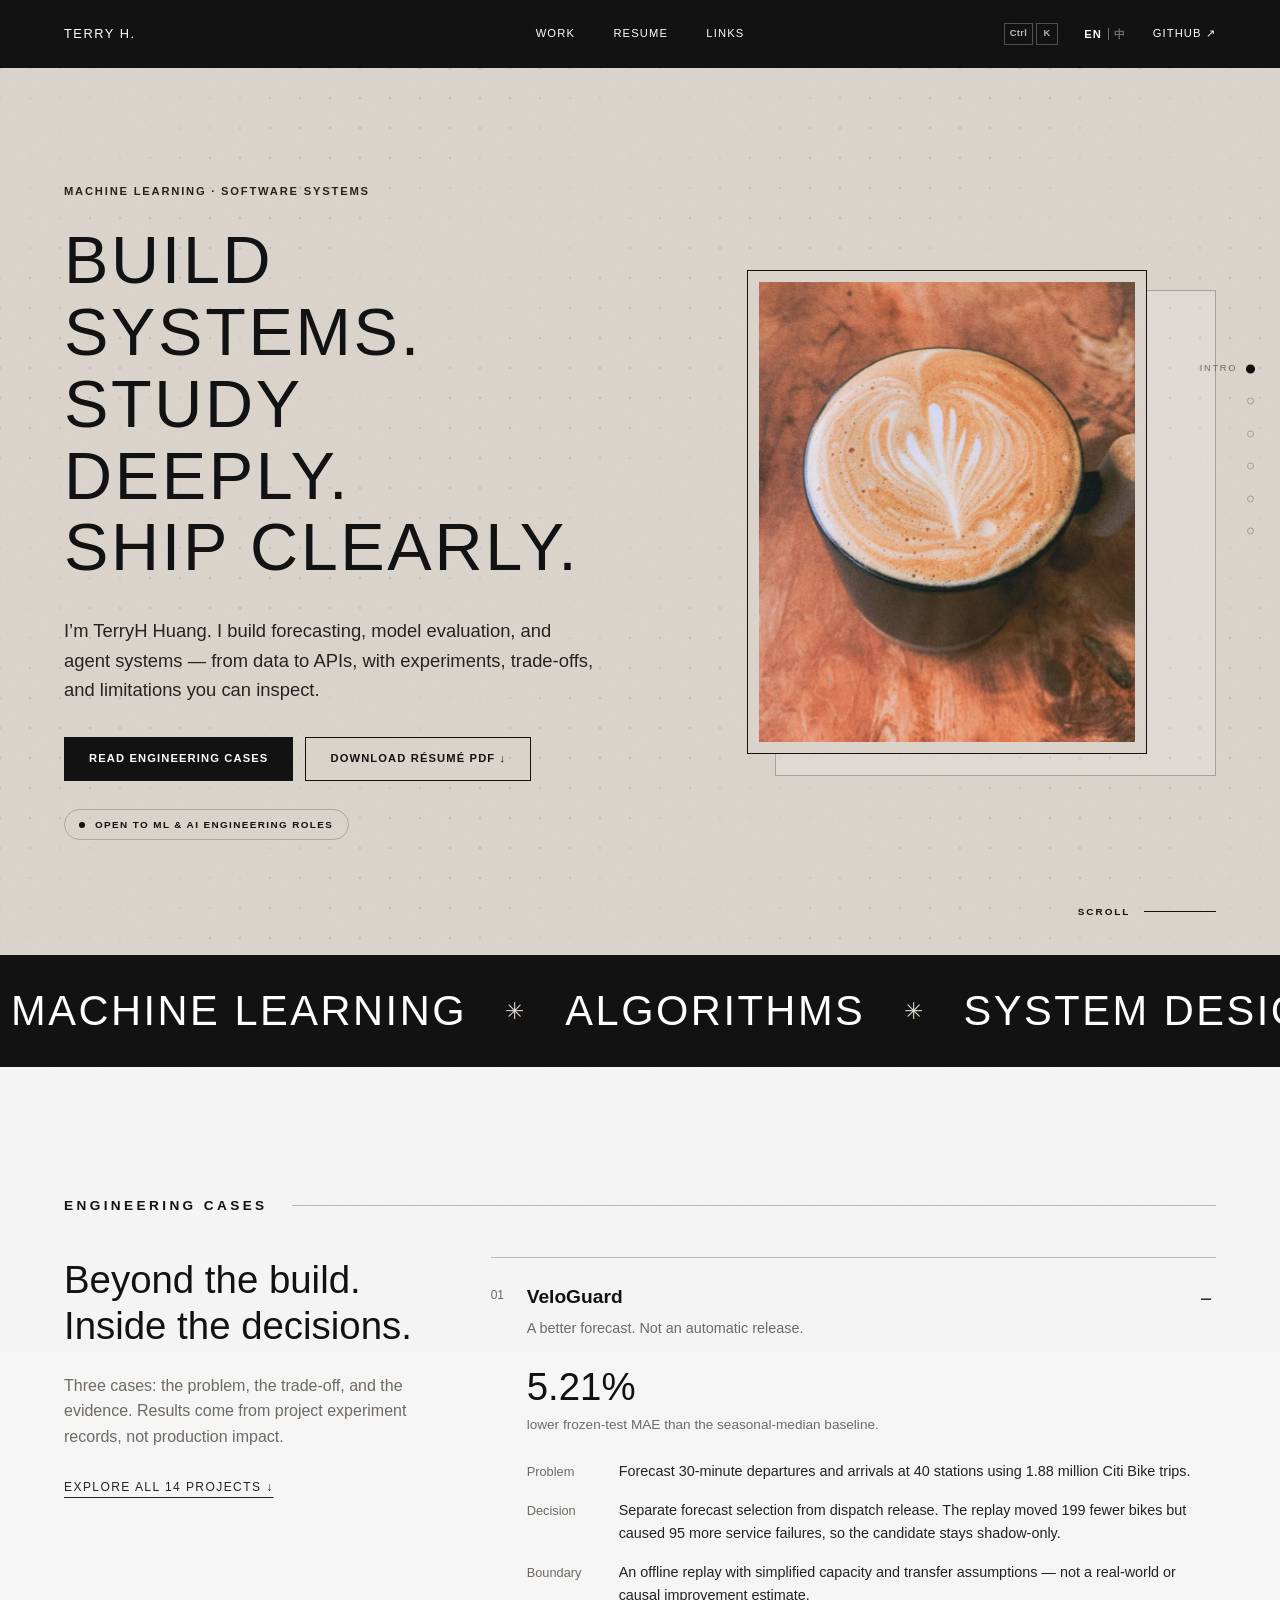
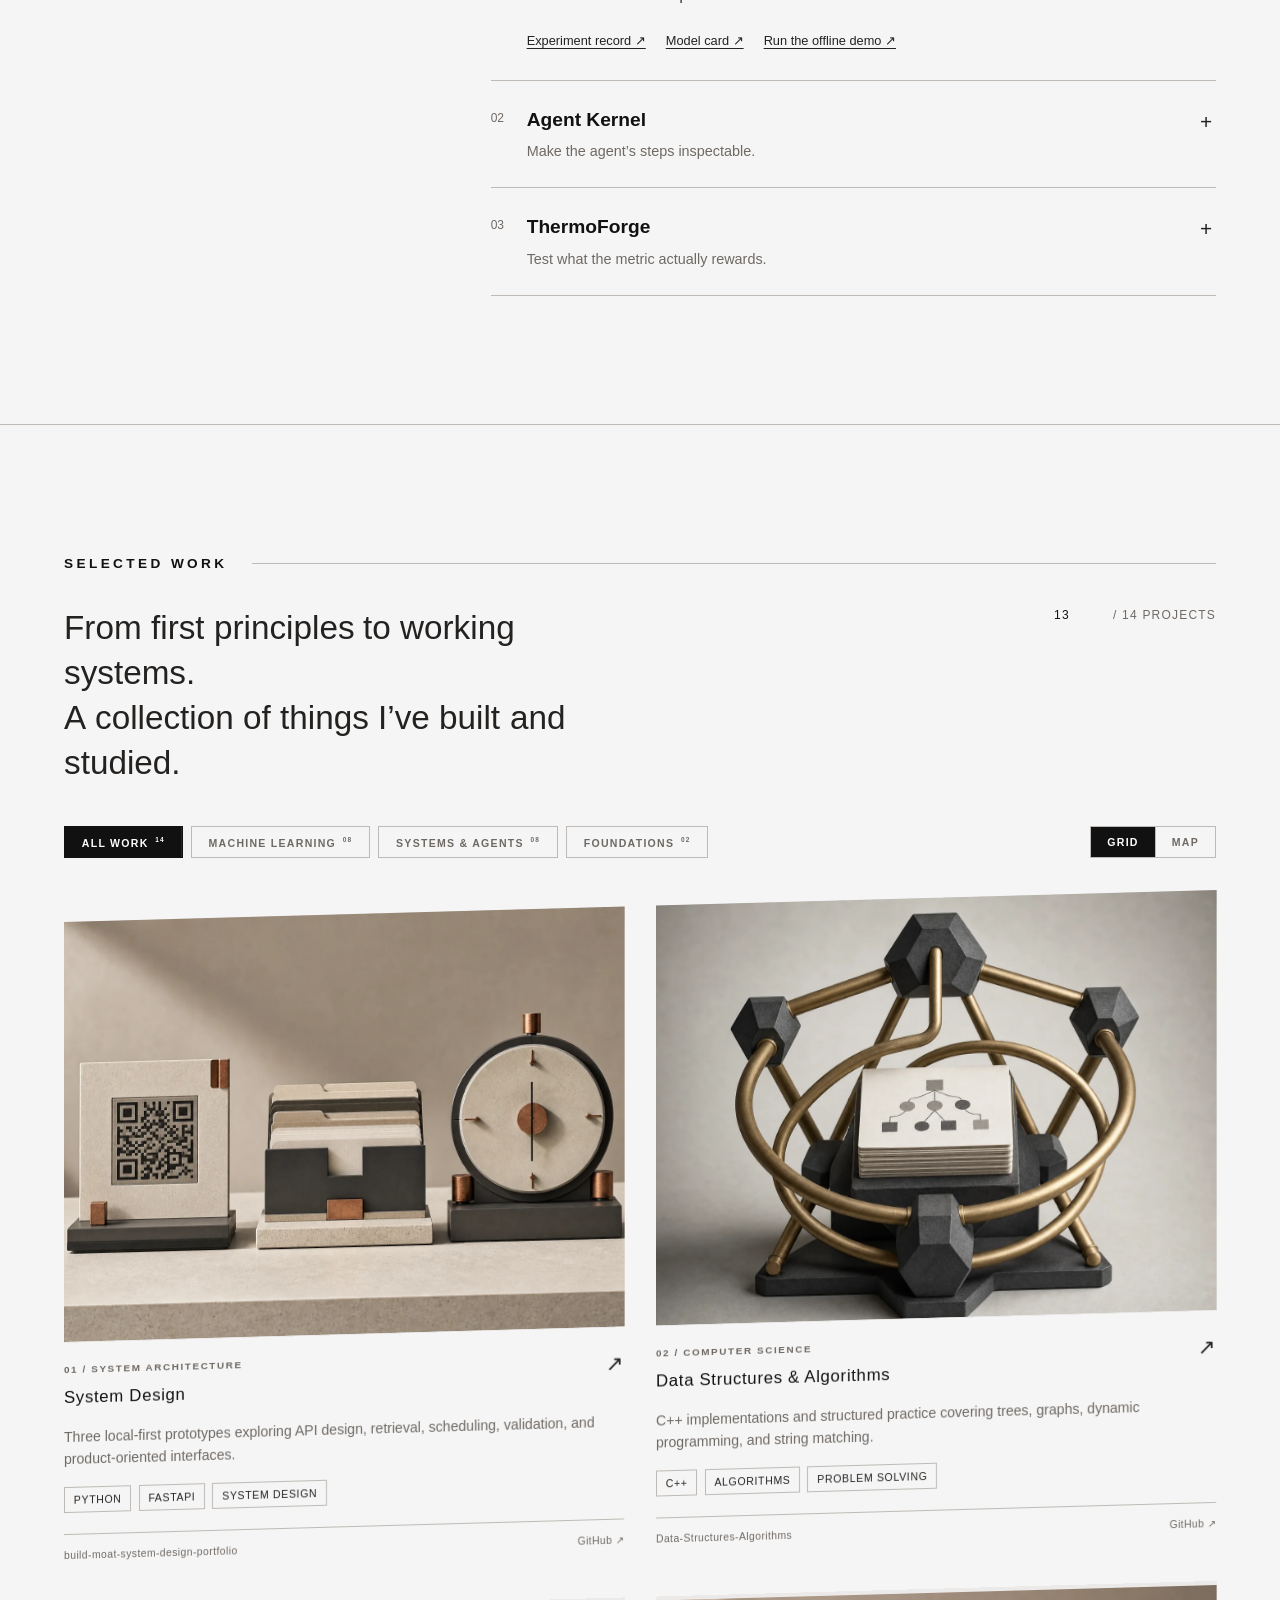
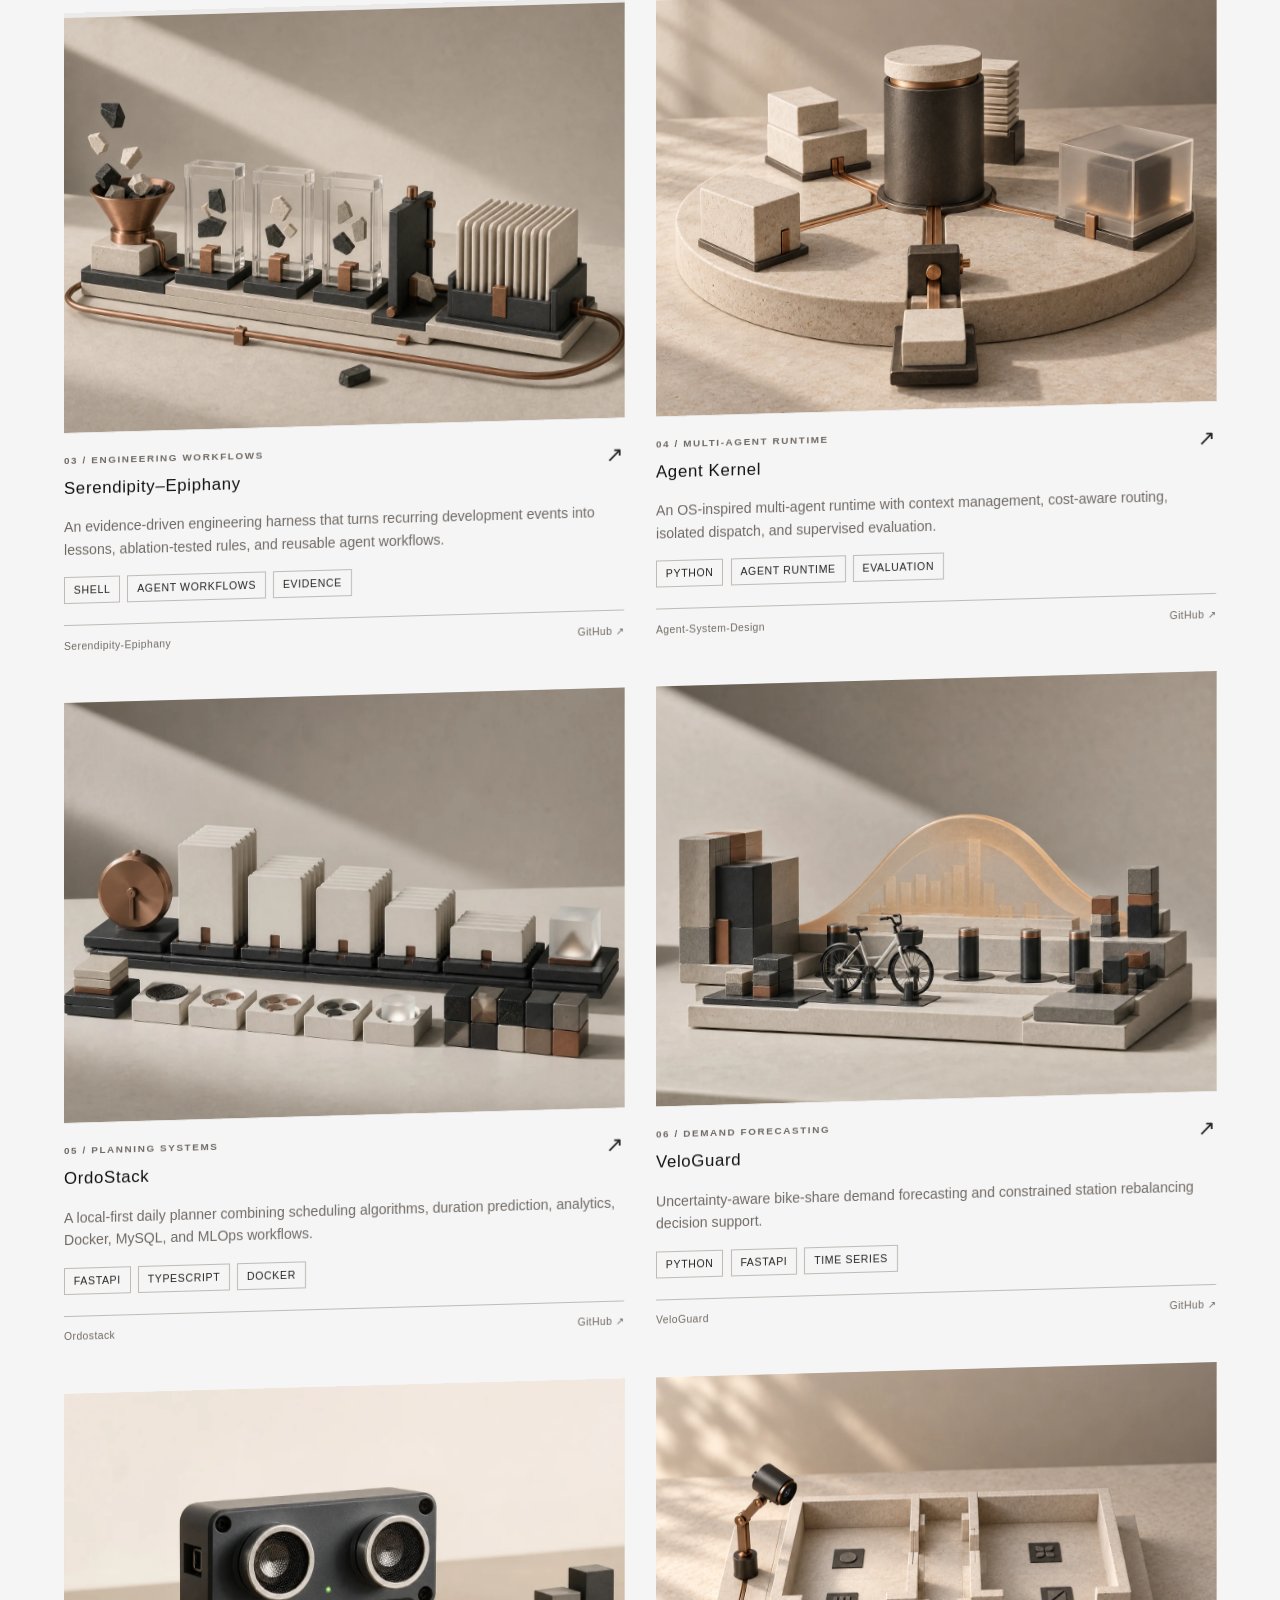
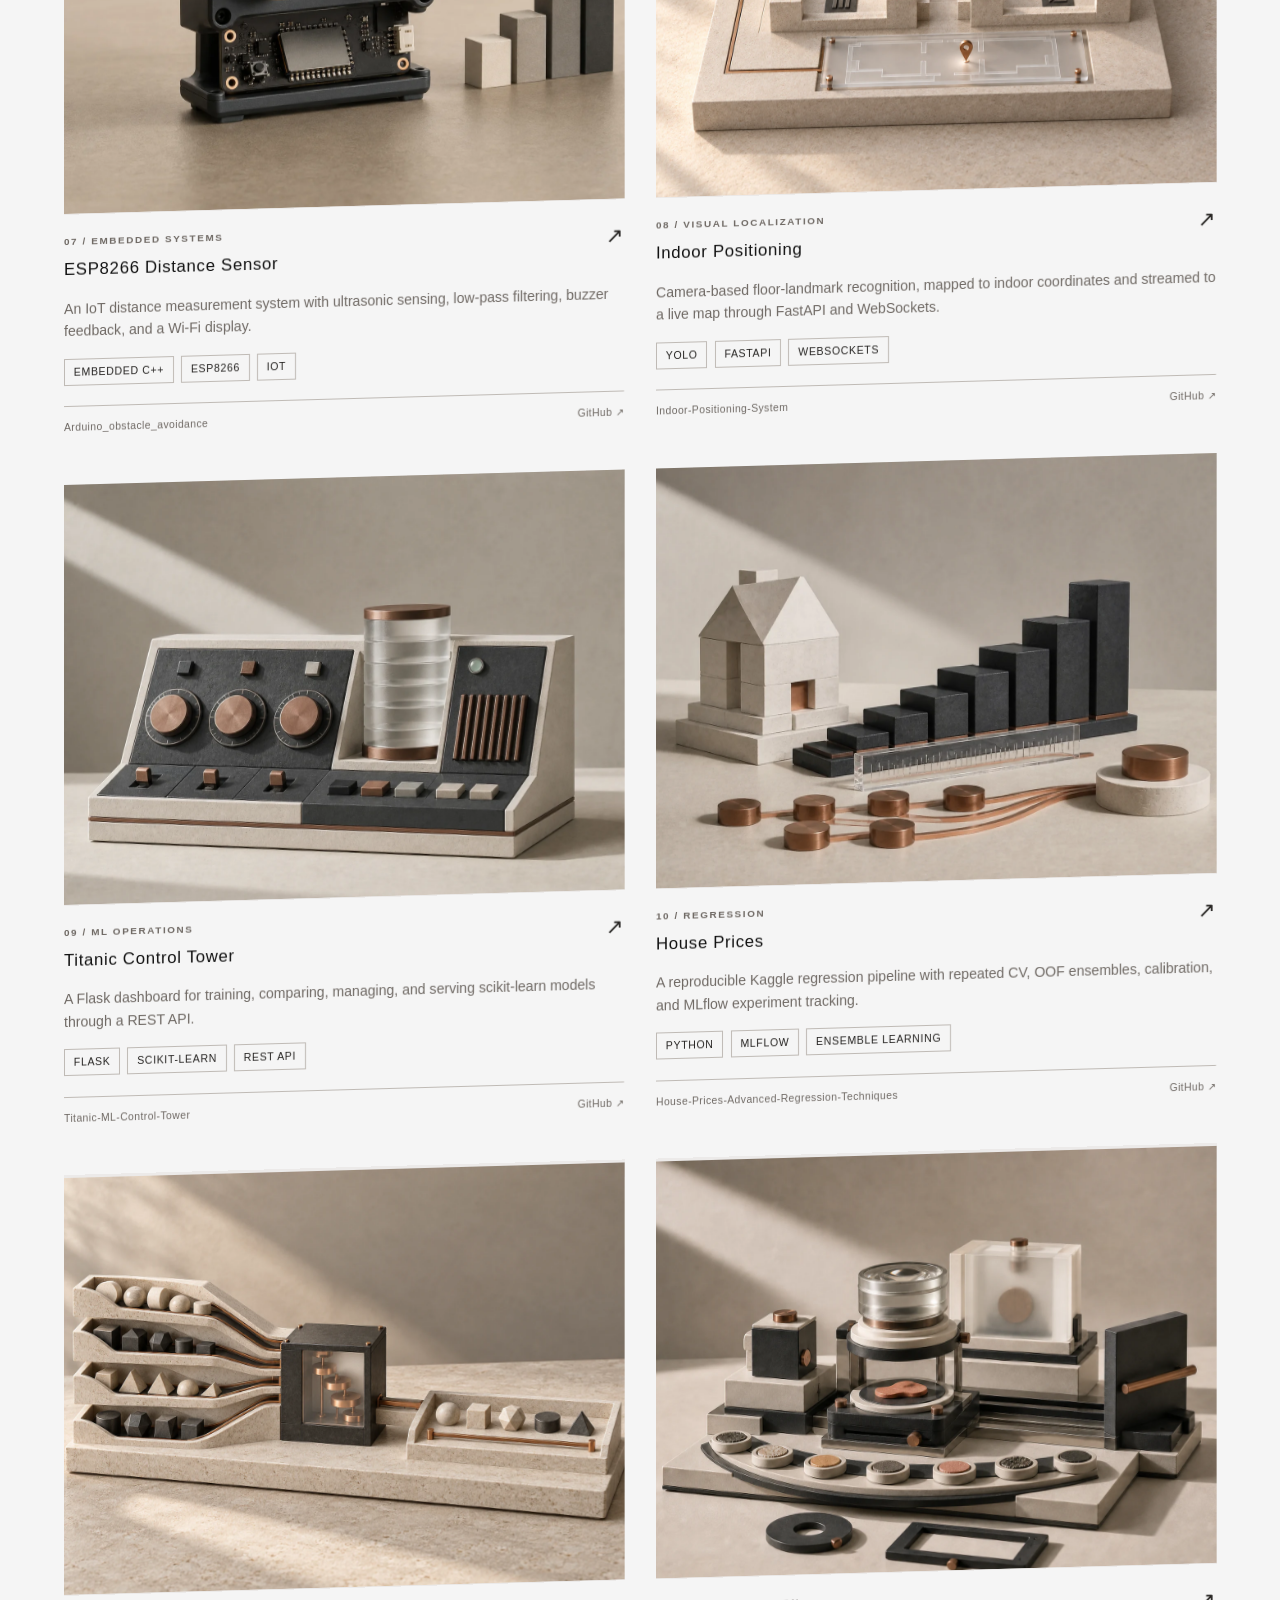
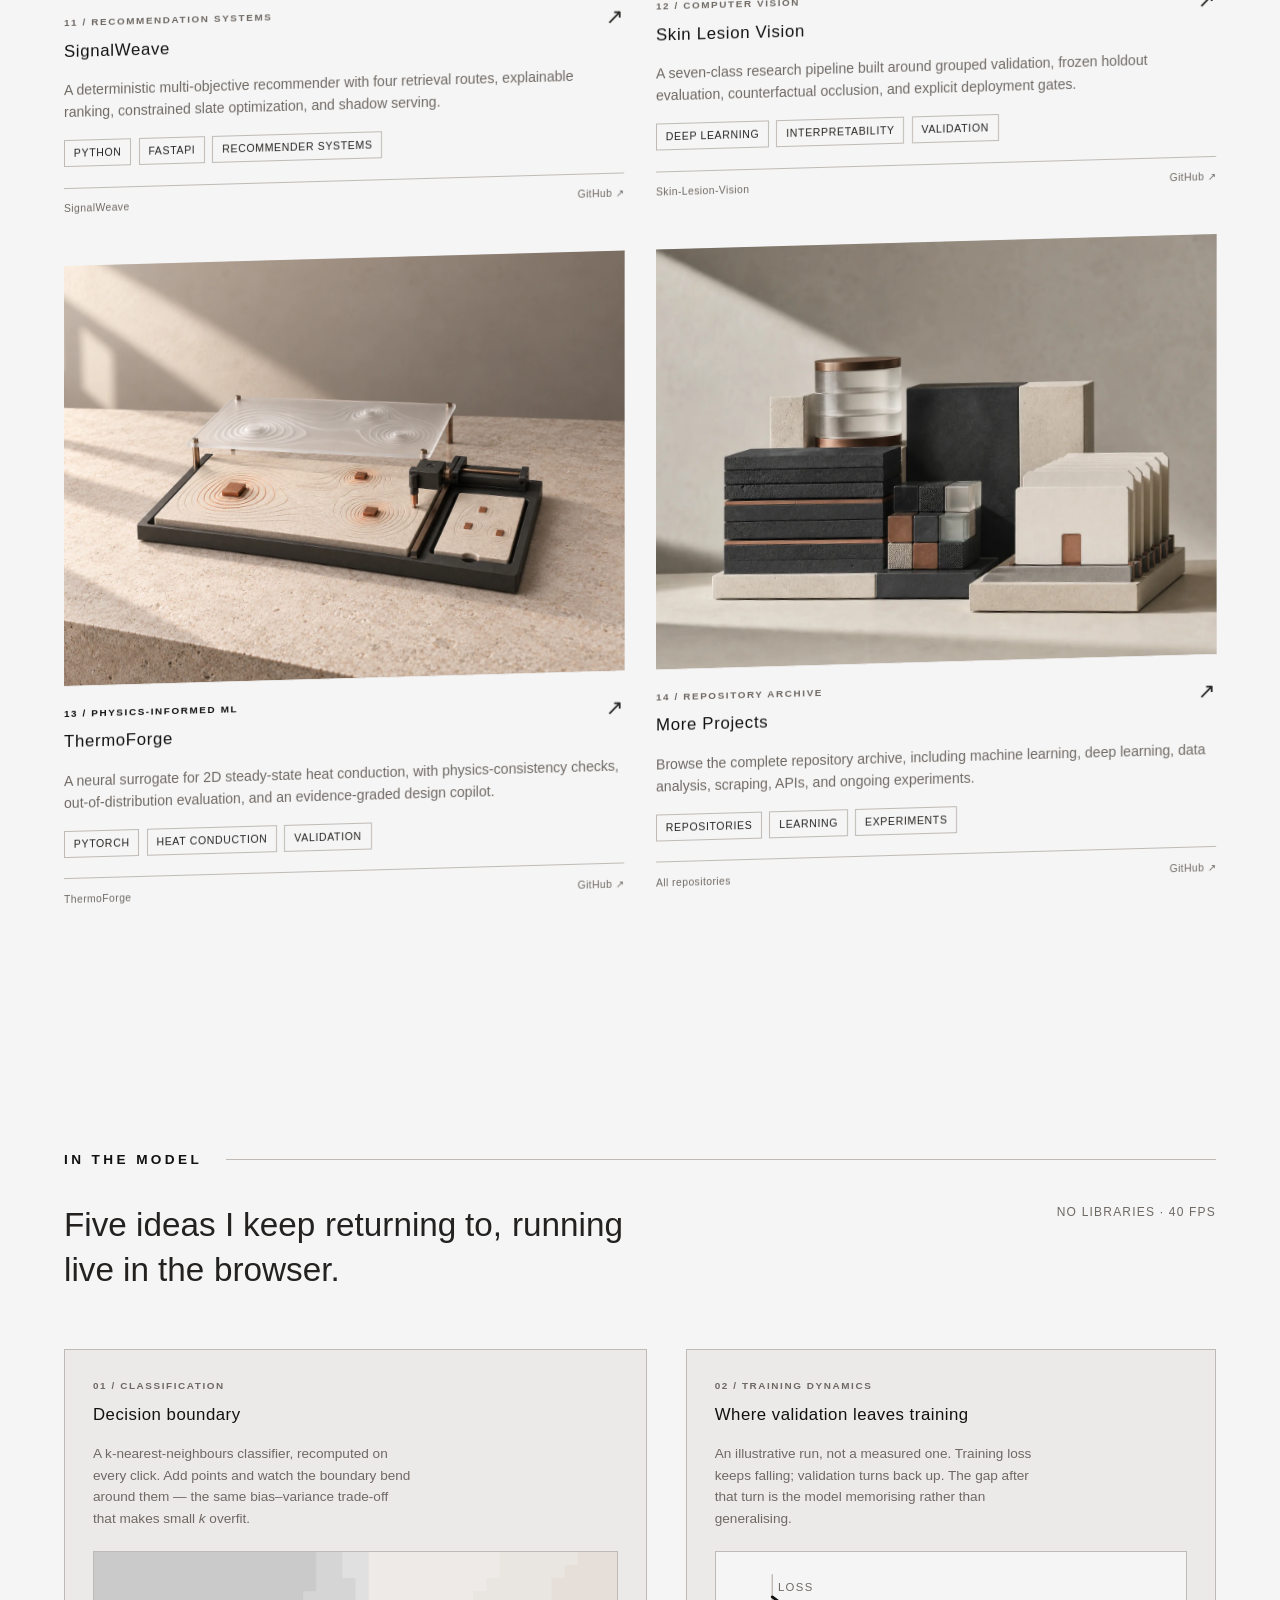
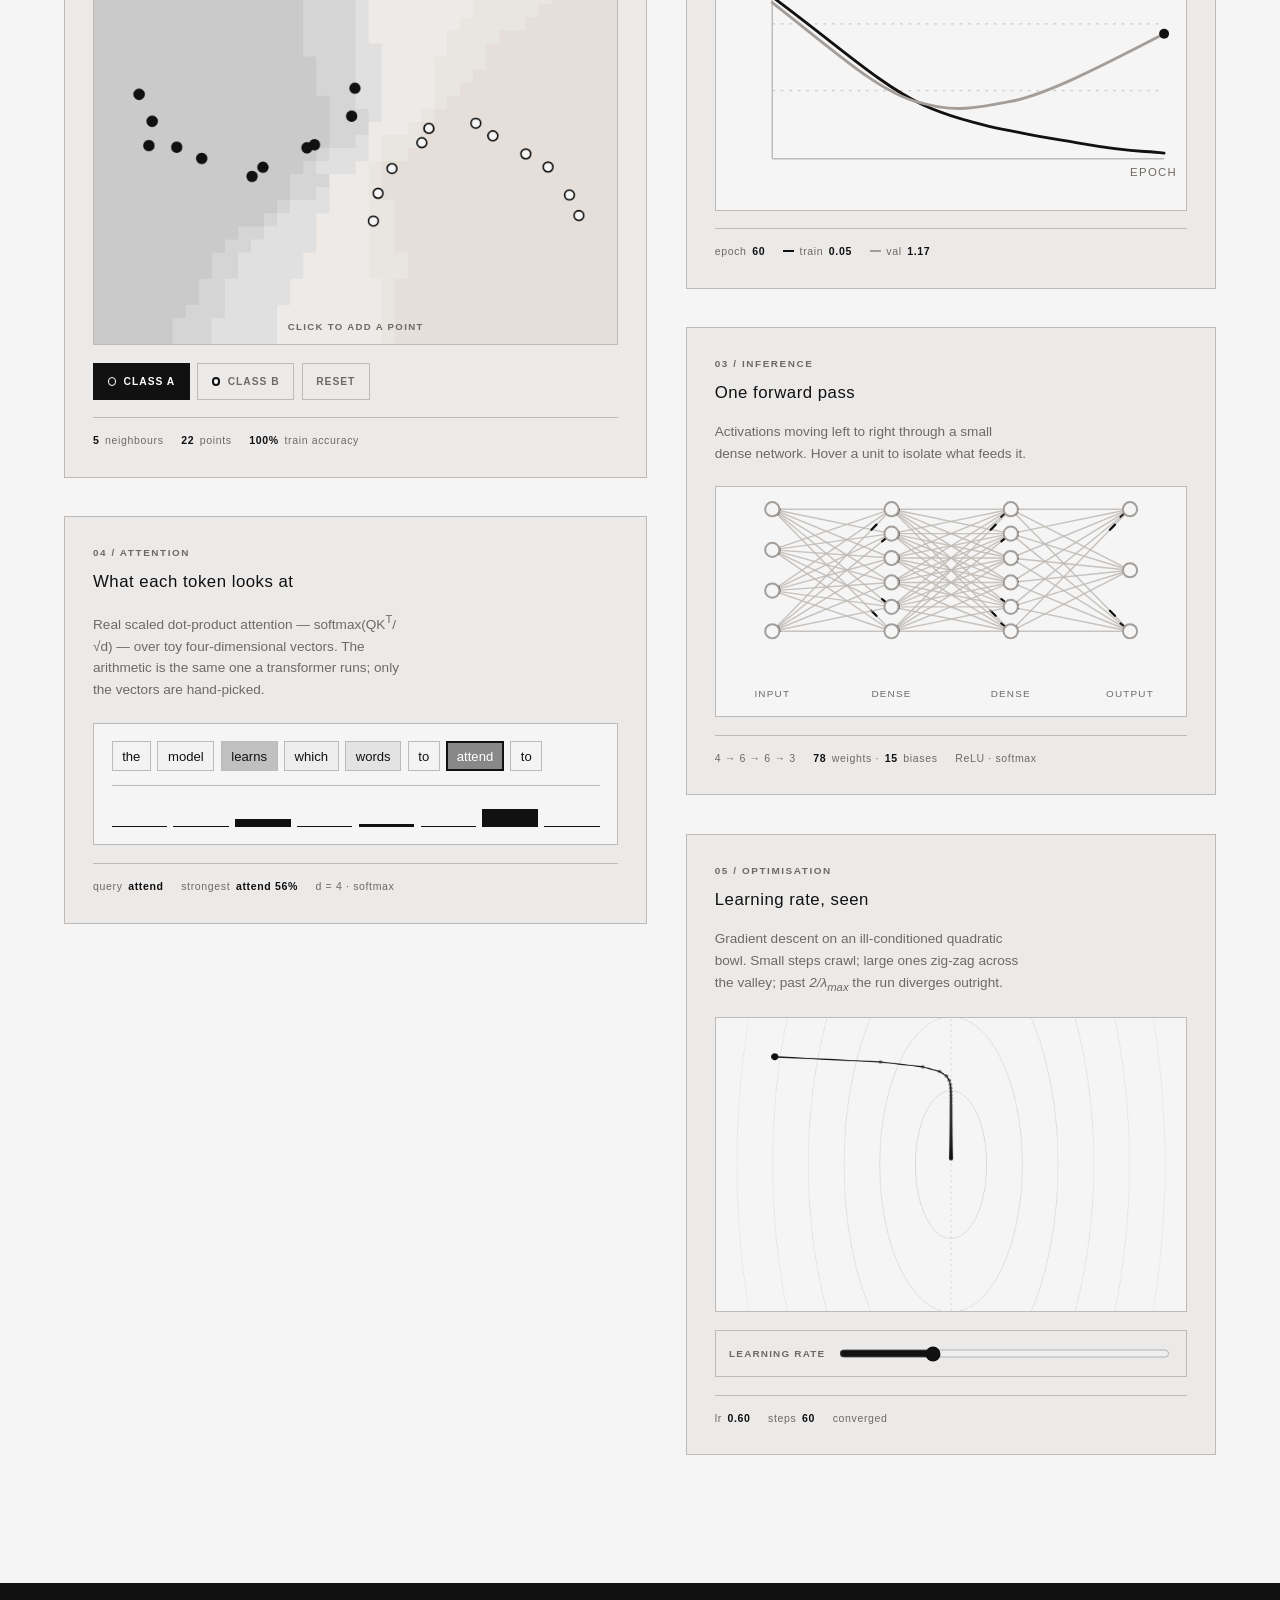
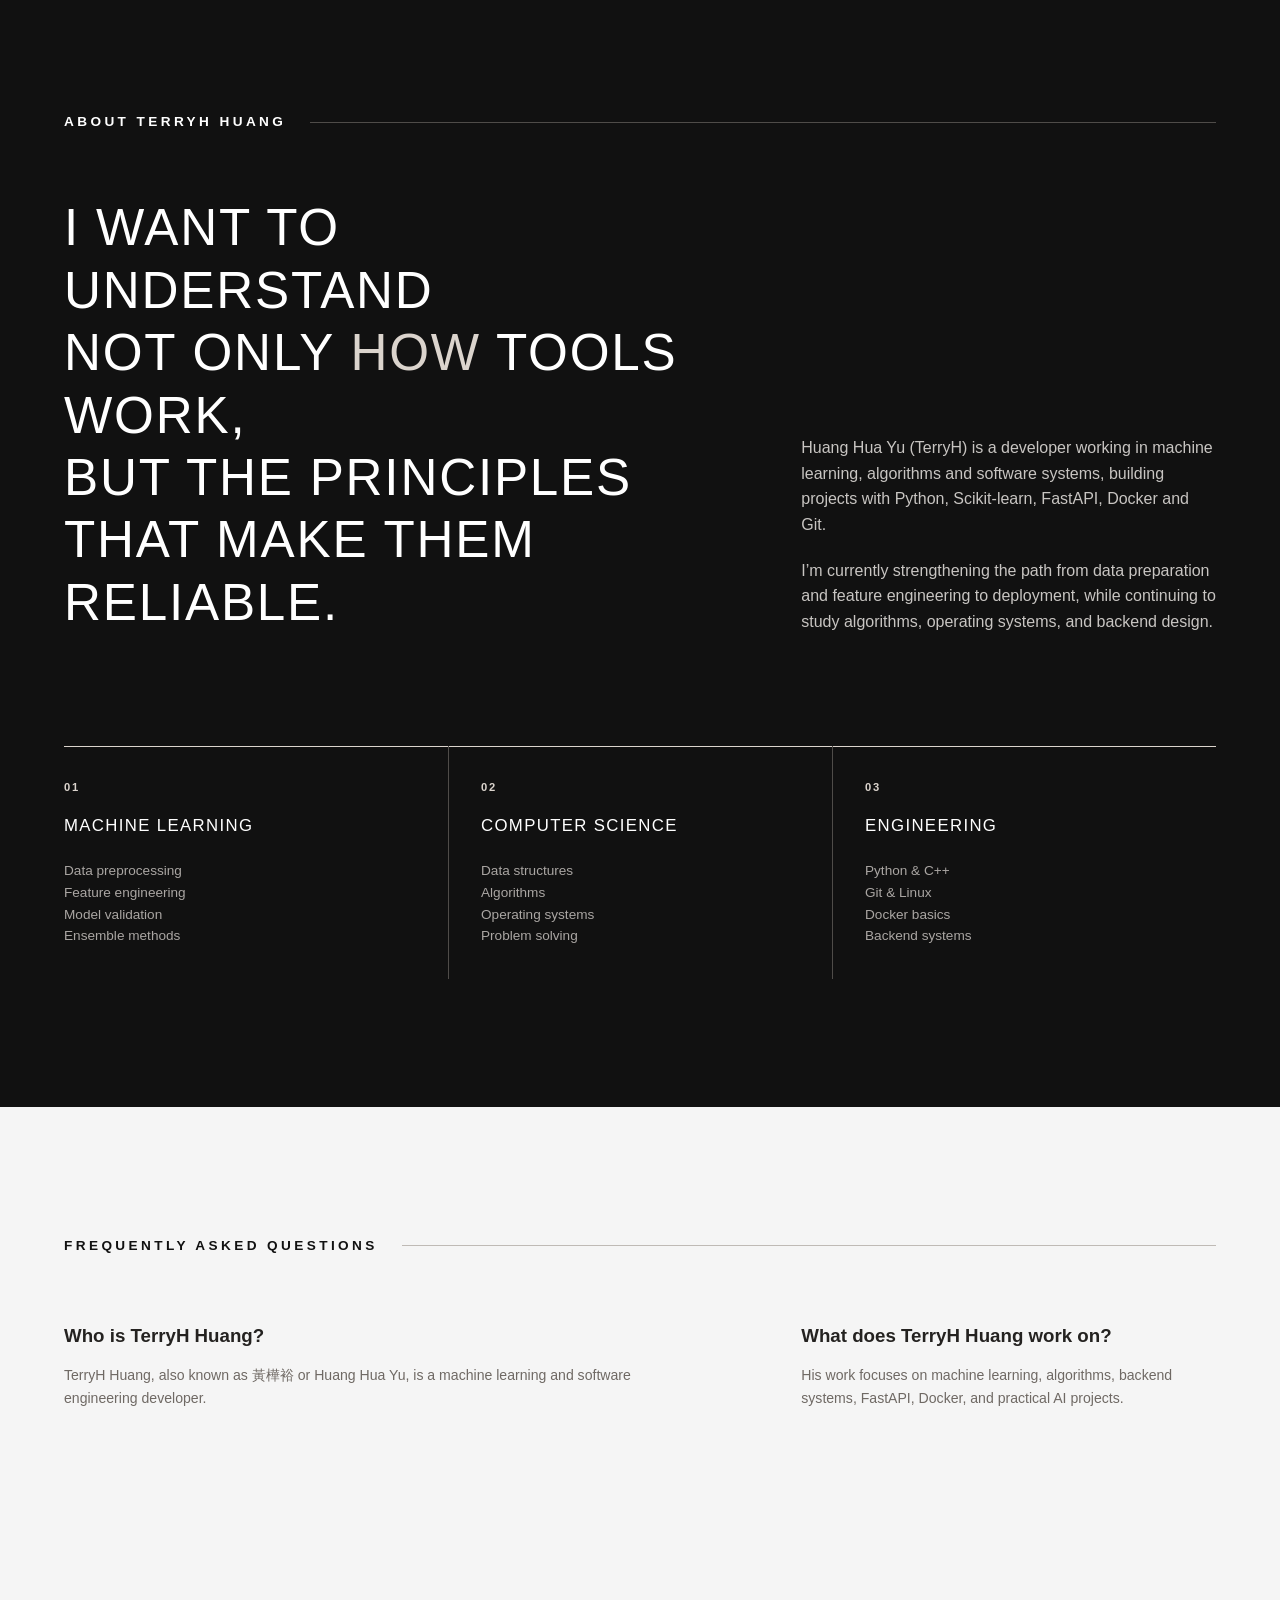
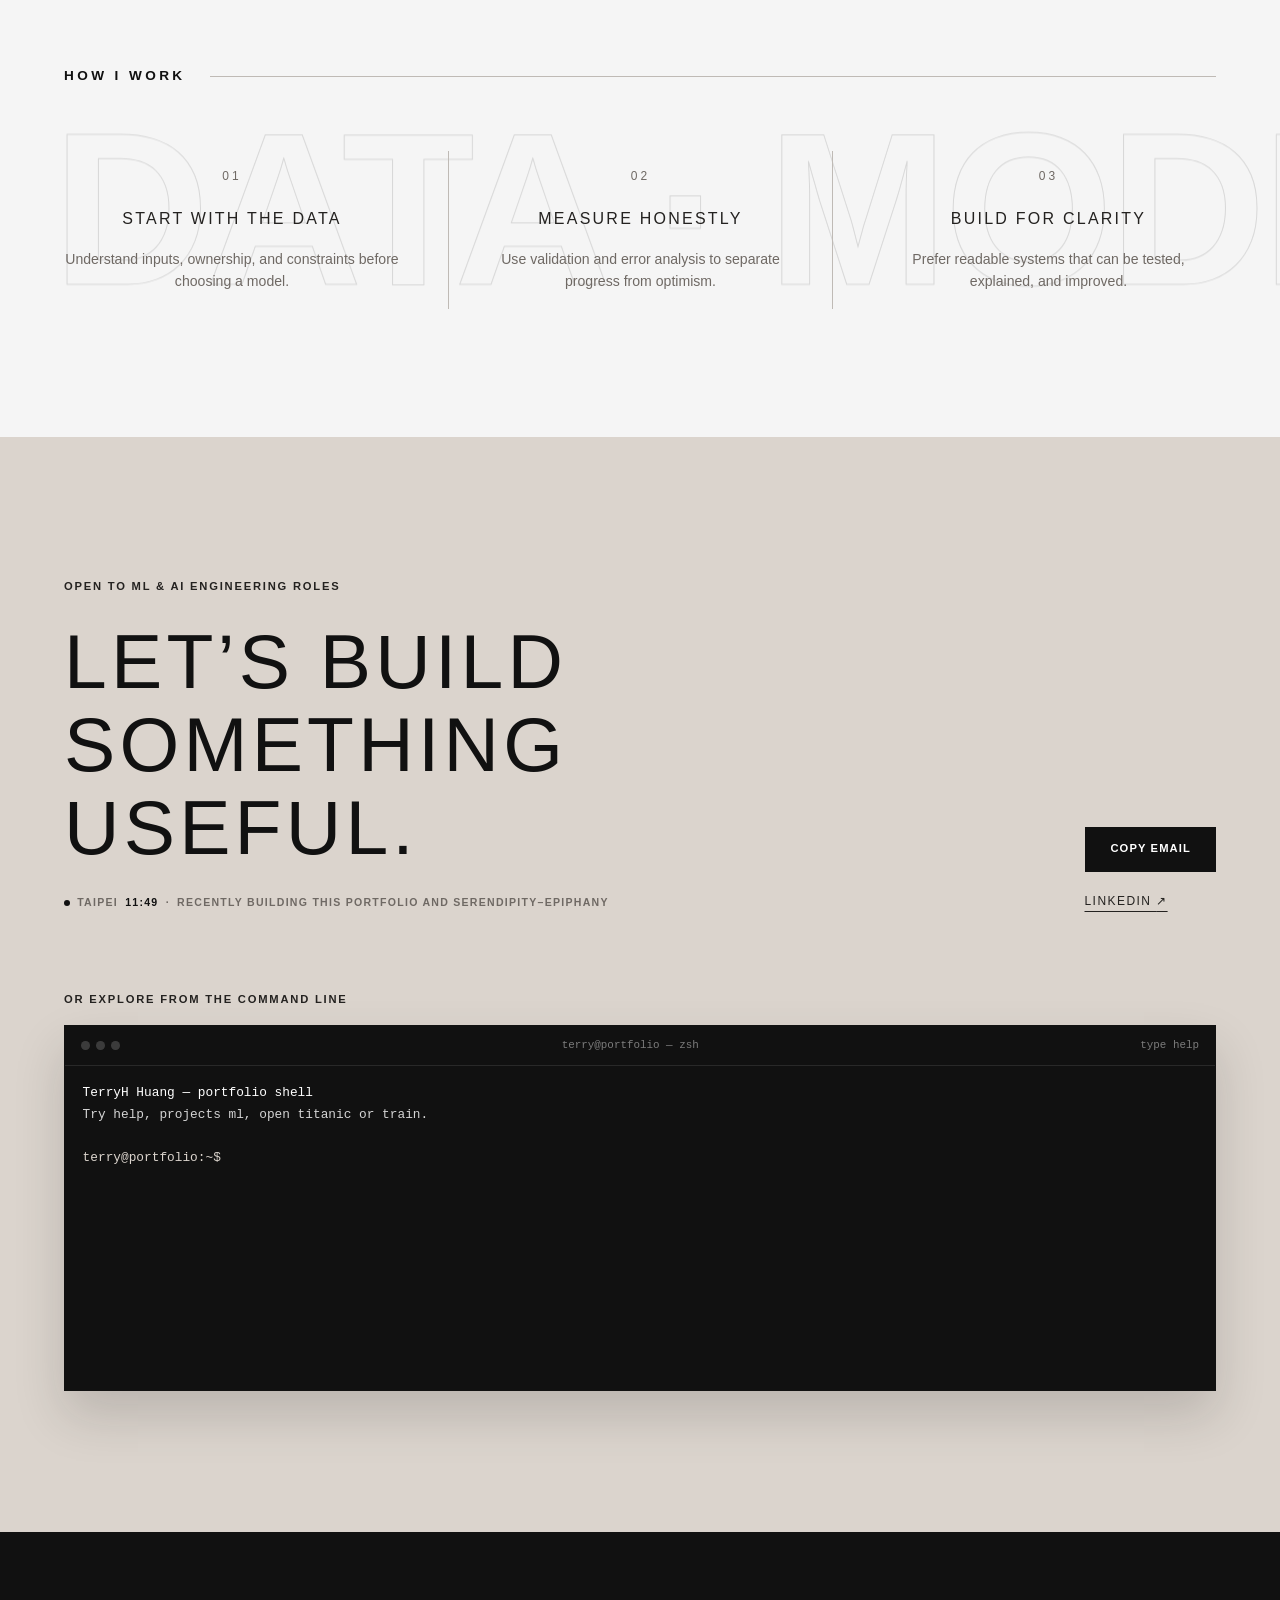
<file: index.html>
<!doctype html>
<html lang="en">
  <head>
    <meta charset="utf-8" />
    <meta name="viewport" content="width=device-width, initial-scale=1" />
    <meta
      name="description"
      content="Portfolio of 黃樺裕 (Huang Hua Yu, TerryH), a machine learning engineer focused on practical ML, algorithms, and software systems."
    />
    <meta name="author" content="黃樺裕 Huang Hua Yu (TerryH)" />
    <meta name="robots" content="index, follow, max-image-preview:large, max-snippet:-1" />
    <meta name="theme-color" content="#111111" />
    <title>黃樺裕 Huang Hua Yu (TerryH) | Machine Learning Engineer</title>
    <link rel="canonical" href="https://cdexswzaq0110.github.io/" />

    <meta property="og:type" content="website" />
    <meta property="og:site_name" content="TerryH Huang" />
    <meta property="og:locale" content="en_US" />
    <meta property="og:locale:alternate" content="zh_TW" />
    <meta property="og:url" content="https://cdexswzaq0110.github.io/" />
    <meta
      property="og:title"
      content="黃樺裕 Huang Hua Yu (TerryH) | Machine Learning Engineer"
    />
    <meta
      property="og:description"
      content="Portfolio of 黃樺裕 (Huang Hua Yu, TerryH), a machine learning engineer focused on practical ML, algorithms, and software systems."
    />
    <meta property="og:image" content="https://cdexswzaq0110.github.io/assets/system-design.webp" />
    <meta name="twitter:card" content="summary_large_image" />
    <meta
      name="twitter:title"
      content="黃樺裕 Huang Hua Yu (TerryH) | Machine Learning Engineer"
    />
    <meta
      name="twitter:description"
      content="Machine learning, algorithms, and dependable software systems."
    />
    <meta name="twitter:image" content="https://cdexswzaq0110.github.io/assets/system-design.webp" />

    <link rel="preload" as="image" href="assets/cappuccino.webp" fetchpriority="high" />
    <link rel="stylesheet" href="styles.css?v=32" />
    <script src="script.js?v=32" defer></script>
    <script>
      /* Set intro + capability flags before first paint to avoid a flash. */
      (function () {
        var root = document.documentElement;
        root.classList.add("js");
        try {
          var chosen = window.localStorage.getItem("th-motion");
          if (chosen !== "off") root.classList.add("motion-on");
          var seen = window.sessionStorage.getItem("th-intro") === "1";
          if (chosen !== "off" && !seen) root.classList.add("is-loading");
        } catch (error) {
          /* storage blocked — skip the intro rather than risk trapping content */
        }
      })();
    </script>

    <script type="application/ld+json">
      {
        "@context": "https://schema.org",
        "@graph": [
          {
            "@type": "Person",
            "@id": "https://cdexswzaq0110.github.io/#person",
            "name": "黃樺裕",
            "alternateName": ["Huang Hua Yu", "TerryH Huang", "TerryH"],
            "url": "https://cdexswzaq0110.github.io/",
            "email": "mailto:cdexswzaq0110@gmail.com",
            "jobTitle": "Machine Learning Engineer",
            "description": "Machine learning and software engineering developer focused on practical ML, algorithms, backend systems, and reproducible engineering workflows.",
            "knowsAbout": [
              "Machine Learning",
              "Algorithms",
              "Data Structures",
              "Backend Systems",
              "FastAPI",
              "Docker",
              "Python",
              "C++"
            ],
            "sameAs": [
              "https://github.com/cdexswzaq0110",
              "https://www.linkedin.com/in/huayu-huang/"
            ]
          },
          {
            "@type": "WebSite",
            "@id": "https://cdexswzaq0110.github.io/#website",
            "url": "https://cdexswzaq0110.github.io/",
            "name": "TerryH Huang — Portfolio",
            "inLanguage": "en",
            "publisher": { "@id": "https://cdexswzaq0110.github.io/#person" }
          },
          {
            "@type": "ProfilePage",
            "@id": "https://cdexswzaq0110.github.io/#profilepage",
            "url": "https://cdexswzaq0110.github.io/",
            "name": "黃樺裕 Huang Hua Yu (TerryH) | Machine Learning Engineer",
            "isPartOf": { "@id": "https://cdexswzaq0110.github.io/#website" },
            "about": { "@id": "https://cdexswzaq0110.github.io/#person" }
          },
          {
            "@type": "FAQPage",
            "@id": "https://cdexswzaq0110.github.io/#faq",
            "mainEntity": [
              {
                "@type": "Question",
                "name": "Who is TerryH Huang?",
                "acceptedAnswer": {
                  "@type": "Answer",
                  "text": "TerryH Huang, also known as 黃樺裕 or Huang Hua Yu, is a machine learning and software engineering developer."
                }
              },
              {
                "@type": "Question",
                "name": "What does TerryH Huang work on?",
                "acceptedAnswer": {
                  "@type": "Answer",
                  "text": "His work focuses on machine learning, algorithms, backend systems, FastAPI, Docker, and practical AI projects."
                }
              }
            ]
          }
        ]
      }
    </script>
  </head>

  <body class="home-page">
    <a class="skip-link" href="#main-content">Skip to content</a>
    <div class="grain" aria-hidden="true"></div>

    <div class="cursor" data-cursor aria-hidden="true">
      <span class="cursor-dot"></span>
      <span class="cursor-ring"><span class="cursor-text"></span></span>
    </div>

    <div class="preloader" data-preloader aria-hidden="true">
      <div class="preloader-panels">
        <i></i><i></i><i></i><i></i><i></i>
      </div>
      <div class="preloader-inner">
        <span class="preloader-name">Terry H.</span>
        <span class="preloader-count" data-preloader-count>00</span>
      </div>
      <div class="preloader-bar"><i data-preloader-bar></i></div>
    </div>

    <div class="scroll-progress" aria-hidden="true"></div>

    <header class="site-header">
      <div class="container header-inner">
        <a class="brand" href="#top" data-scramble aria-label="TerryH Huang, home">Terry H.</a>
        <nav class="site-nav" aria-label="Primary navigation">
          <a href="#work" data-scramble data-zh="作品">Work</a>
          <a href="resume.html" data-scramble data-zh="履歷">Resume</a>
          <a href="links.html" data-scramble data-zh="連結">Links</a>
        </nav>
        <div class="header-end">
          <button class="lang-toggle" type="button" data-lang-toggle aria-label="Switch language / 切換語言">
            <span class="lang-en">EN</span><i aria-hidden="true"></i><span class="lang-zh">中</span>
          </button>
          <a
            class="header-link"
            href="https://github.com/cdexswzaq0110"
            target="_blank"
            rel="noreferrer"
            data-magnetic
            aria-label="View GitHub profile in a new tab"
          >
            GitHub <span aria-hidden="true">↗</span>
          </a>
          <button
            class="nav-toggle"
            type="button"
            data-nav-toggle
            aria-expanded="false"
            aria-controls="site-menu"
          >
            <span class="nav-toggle-lines" aria-hidden="true"><i></i><i></i></span>
            Menu
          </button>
        </div>
      </div>
    </header>

    <nav class="section-rail" data-rail aria-label="Section shortcuts">
      <a href="#top"><span class="rail-label">Intro</span><span class="rail-dot"></span></a>
      <a href="#work"><span class="rail-label">Work</span><span class="rail-dot"></span></a>
      <a href="#lab"><span class="rail-label">Model</span><span class="rail-dot"></span></a>
      <a href="#about"><span class="rail-label">About</span><span class="rail-dot"></span></a>
      <a href="#principles"><span class="rail-label">Method</span><span class="rail-dot"></span></a>
      <a href="#contact"><span class="rail-label">Contact</span><span class="rail-dot"></span></a>
    </nav>

    <main id="main-content">
      <section class="hero" id="top" aria-labelledby="hero-title">
        <canvas class="hero-canvas" data-hero-canvas aria-hidden="true"></canvas>
        <div class="container hero-grid">
          <div class="hero-copy">
            <p class="eyebrow" data-zh="機器學習 · 軟體系統">Machine Learning · Software Systems</p>
            <h1 id="hero-title" data-split="lines">
              <span class="hero-line" data-zh="把系統做出來。">Build systems.</span>
              <span class="hero-line" data-zh="把原理讀透。">Study deeply.</span>
              <span class="hero-line" data-zh="把成果交清楚。">Ship clearly.</span>
            </h1>
            <p class="hero-lead" data-zh="我是黃樺裕，專注於需求預測、模型驗證與 Agent 系統。從資料到 API，我把實驗、設計取捨與限制一起交付。">
              I’m TerryH Huang. I build forecasting, model evaluation, and agent systems —
              from data to APIs, with experiments, trade-offs, and limitations you can inspect.
            </p>
            <div class="hero-actions">
              <a class="button" href="#engineering" data-magnetic data-zh="閱讀工程案例">Read engineering cases</a>
              <a
                class="button button-secondary"
                href="assets/Huang_Hua_Yu_Resume.pdf"
                download
                data-magnetic
                data-zh="下載履歷 PDF ↓"
              >
                Download résumé PDF ↓
              </a>
            </div>
            <p class="status-pill" data-zh="&lt;i aria-hidden=&quot;true&quot;&gt;&lt;/i&gt;尋找 ML／AI 工程師機會">
              <i aria-hidden="true"></i>Open to ML &amp; AI engineering roles
            </p>
          </div>

          <div class="hero-visual">
            <div class="portrait-frame">
              <div class="portrait-media">
                <img
                  src="assets/cappuccino.webp"
                  width="460"
                  height="460"
                  alt="Cappuccino with latte art on a warm wooden table"
                  fetchpriority="high"
                />
              </div>
            </div>
          </div>
        </div>

        <a class="hero-scroll" href="#work" aria-label="Scroll to selected work">
          <span data-zh="往下捲">Scroll</span>
          <span class="hero-scroll-line" aria-hidden="true"></span>
        </a>
      </section>

      <section class="marquee-band" aria-label="Focus areas">
        <div class="marquee" data-marquee>
          <div class="marquee-track" data-marquee-track>
            <span>Machine Learning</span><b aria-hidden="true">✳</b>
            <span>Algorithms</span><b aria-hidden="true">✳</b>
            <span>System Design</span><b aria-hidden="true">✳</b>
            <span>Python</span><b aria-hidden="true">✳</b>
            <span>C++</span><b aria-hidden="true">✳</b>
            <span>FastAPI</span><b aria-hidden="true">✳</b>
            <span>Docker</span><b aria-hidden="true">✳</b>
            <span>MLOps</span><b aria-hidden="true">✳</b>
          </div>
        </div>
      </section>

      <section class="section engineering-section" id="engineering" aria-labelledby="engineering-title">
        <div class="container">
          <div class="section-heading">
            <h2 id="engineering-title" data-zh="工程案例">Engineering cases</h2>
            <span aria-hidden="true"></span>
          </div>
          <div class="engineering-layout">
            <div class="engineering-intro">
              <p class="engineering-lead" data-zh="不只做出來。<br />也說清楚為什麼。">Beyond the build.<br />Inside the decisions.</p>
              <p data-zh="三個案例：問題、設計取捨，以及能檢查的結果。數據來自各專案的實驗紀錄，不代表正式營運成效。">Three cases: the problem, the trade-off, and the evidence. Results come from project experiment records, not production impact.</p>
              <a class="text-link" href="#work" data-zh="瀏覽全部 14 個專案 ↓">Explore all 14 projects ↓</a>
            </div>
            <div class="engineering-cases">
              <details class="engineering-case" id="case-veloguard" open>
                <summary>
                  <span class="case-number" aria-hidden="true">01</span>
                  <span class="case-heading"><strong>VeloGuard</strong><span data-zh="預測更準，卻不急著上線。">A better forecast. Not an automatic release.</span></span>
                  <span class="case-toggle" aria-hidden="true"></span>
                </summary>
                <div class="case-content">
                  <p class="case-result"><strong>5.21%</strong><span data-zh="保留測試集的 MAE 改善，相對於季節性中位數基準。">lower frozen-test MAE than the seasonal-median baseline.</span></p>
                  <dl>
                    <div><dt data-zh="問題">Problem</dt><dd data-zh="用 188 萬筆 Citi Bike 行程，預測 40 個站未來 30 分鐘的借還需求。">Forecast 30-minute departures and arrivals at 40 stations using 1.88 million Citi Bike trips.</dd></div>
                    <div><dt data-zh="取捨">Decision</dt><dd data-zh="模型選拔和調度上線分開把關。模擬中少搬了 199 輛車，卻多出 95 次服務失敗，因此保留基準策略，候選模型維持 shadow-only。">Separate forecast selection from dispatch release. The replay moved 199 fewer bikes but caused 95 more service failures, so the candidate stays shadow-only.</dd></div>
                    <div><dt data-zh="限制">Boundary</dt><dd data-zh="這是離線回放，使用簡化的容量與搬運假設；不是實際營運改善，也不是因果估計。">An offline replay with simplified capacity and transfer assumptions — not a real-world or causal improvement estimate.</dd></div>
                  </dl>
                  <div class="case-links">
                    <a href="https://github.com/cdexswzaq0110/VeloGuard/blob/main/docs/verified-run.json" target="_blank" rel="noreferrer" data-zh="實驗紀錄 ↗">Experiment record ↗</a>
                    <a href="https://github.com/cdexswzaq0110/VeloGuard/blob/main/docs/model-card.md" target="_blank" rel="noreferrer" data-zh="模型卡 ↗">Model card ↗</a>
                    <a href="https://github.com/cdexswzaq0110/VeloGuard#quick-start-offline-demo" target="_blank" rel="noreferrer" data-zh="重跑離線示範 ↗">Run the offline demo ↗</a>
                  </div>
                </div>
              </details>
              <details class="engineering-case" id="case-agent-kernel">
                <summary>
                  <span class="case-number" aria-hidden="true">02</span>
                  <span class="case-heading"><strong>Agent Kernel</strong><span data-zh="讓 Agent 的每一步都能追查。">Make the agent’s steps inspectable.</span></span>
                  <span class="case-toggle" aria-hidden="true"></span>
                </summary>
                <div class="case-content">
                  <p class="case-result"><strong data-zh="離線可重現">Offline-first</strong><span data-zh="可重跑的 Agent 工作流程，留下工具呼叫與評估紀錄。">a reproducible agent workflow with tool traces and evaluation records.</span></p>
                  <dl>
                    <div><dt data-zh="問題">Problem</dt><dd data-zh="多步驟研究任務失敗時，如何分辨是工具、執行流程，還是答案缺乏依據？">When a multi-step research task fails, was it the tool, the execution flow, or an unsupported answer?</dd></div>
                    <div><dt data-zh="取捨">Decision</dt><dd data-zh="以工具權限、有限次重試、Supervisor 檢查與 JSONL 軌跡，讓錯誤可定位；預設用確定性的 MockBackend 重現流程。">Use scoped tools, bounded retries, supervisor review, and JSONL traces. A deterministic MockBackend makes the default scenario repeatable.</dd></div>
                    <div><dt data-zh="限制">Boundary</dt><dd data-zh="預設示範是離線模擬。真實模型的 adapter 已提供，但離線測試不等於真實模型成功率，也不代表已部署的企業服務。">The default demo is simulated. A real-model adapter is available, but offline tests do not establish live-model success rates or an enterprise deployment.</dd></div>
                  </dl>
                  <div class="case-links">
                    <a href="https://github.com/cdexswzaq0110/Agent-System-Design#quickstart" target="_blank" rel="noreferrer" data-zh="重跑研究示範 ↗">Run the research demo ↗</a>
                    <a href="https://github.com/cdexswzaq0110/Agent-System-Design/blob/main/ARCHITECTURE.md" target="_blank" rel="noreferrer" data-zh="架構與取捨 ↗">Architecture &amp; trade-offs ↗</a>
                  </div>
                </div>
              </details>
              <details class="engineering-case" id="case-thermoforge">
                <summary>
                  <span class="case-number" aria-hidden="true">03</span>
                  <span class="case-heading"><strong>ThermoForge</strong><span data-zh="先確認指標真的在量想解的問題。">Test what the metric actually rewards.</span></span>
                  <span class="case-toggle" aria-hidden="true"></span>
                </summary>
                <div class="case-content">
                  <p class="case-result"><strong>0.965</strong><span data-zh="保留的 20 個候選池中，recall@10/60 為 0.965 ± 0.057。">recall@10/60, ± 0.057 across 20 frozen candidate pools.</span></p>
                  <dl>
                    <div><dt data-zh="問題">Problem</dt><dd data-zh="用神經代理模型篩選 2D 熱傳導佈局；評估必須量到位置的影響，而不是不同功率帶來的分數。">Screen 2D heat-conduction layouts with a neural surrogate. The evaluation must measure layout quality, not differences in power budgets.</dd></div>
                    <div><dt data-zh="取捨">Decision</dt><dd data-zh="固定板子、功率與散熱條件，只改元件位置；與物理基準比較，並追蹤熱點低估，而不只看平均誤差。">Fix the board, power, and cooling; vary only component positions. Compare against a physics baseline and track hotspot underestimation, not just average error.</dd></div>
                    <div><dt data-zh="限制">Boundary</dt><dd data-zh="資料由 2D 穩態求解器生成，不是 CFD 或硬體實測；在這個專案中，也沒有證明代理模型比求解器更快。">Data comes from a 2D steady-state solver, not CFD or hardware measurements. This project does not demonstrate a speed advantage over its solver.</dd></div>
                  </dl>
                  <div class="case-links">
                    <a href="https://github.com/cdexswzaq0110/ThermoForge/blob/main/docs/05-results.md" target="_blank" rel="noreferrer" data-zh="評估結果 ↗">Evaluation results ↗</a>
                    <a href="https://github.com/cdexswzaq0110/ThermoForge" target="_blank" rel="noreferrer" data-zh="程式碼與重現方式 ↗">Code &amp; reproduction ↗</a>
                  </div>
                </div>
              </details>
            </div>
          </div>
        </div>
      </section>

      <section class="section work-section" id="work" aria-labelledby="work-title">
        <div class="container">
          <div class="section-heading">
            <h2 id="work-title" data-zh="精選作品">Selected Work</h2>
            <span aria-hidden="true"></span>
          </div>
          <div class="section-intro">
            <p data-split="words" data-zh="從基本原理到能跑的系統。<br />這些是我做過，也讀過的東西。">From first principles to working systems.<br />A collection of things I’ve built and studied.</p>
            <p class="section-count">
              <span data-project-count>01</span> / <span data-project-total>14</span> projects
            </p>
          </div>

          <div class="filter-bar" role="group" aria-label="Filter projects by focus">
              <button type="button" class="filter-chip is-active" data-filter="all" aria-pressed="true">All work <sup>14</sup></button>
              <button type="button" class="filter-chip" data-filter="ml" aria-pressed="false">Machine learning <sup>08</sup></button>
              <button type="button" class="filter-chip" data-filter="backend" aria-pressed="false">Systems &amp; agents <sup>08</sup></button>
              <button type="button" class="filter-chip" data-filter="foundations" aria-pressed="false">Foundations <sup>02</sup></button>
            </div>
          <div class="project-grid" data-project-grid>
            <article class="project-card" id="project-system-design" tabindex="-1" data-tags="backend">
              <a
                href="https://github.com/cdexswzaq0110/build-moat-system-design-portfolio"
                target="_blank"
                rel="noreferrer"
                data-cursor-label="View"
                aria-label="Open System Design on GitHub"
              >
                <div class="project-visual visual-systems" data-tilt>
                  <img
                    src="assets/system-design.webp"
                    width="1448"
                    height="1086"
                    loading="lazy"
                    alt="Three sculptural modules representing QR generation, knowledge retrieval, and task scheduling"
                  />
                </div>
                <div class="project-body">
                  <div>
                    <p class="project-index">01 / System architecture</p>
                    <h3>System Design</h3>
                  </div>
                  <span class="project-arrow" aria-hidden="true">↗</span>
                </div>
                <p class="project-description">
                  Three local-first prototypes exploring API design, retrieval,
                  scheduling, validation, and product-oriented interfaces.
                </p>
                <ul class="tag-list" aria-label="Technologies">
                  <li>Python</li>
                  <li>FastAPI</li>
                  <li>System Design</li>
                </ul>
                <p class="project-source"><span>build-moat-system-design-portfolio</span><span>GitHub ↗</span></p>
              </a>
            </article>

            <article class="project-card" id="project-algorithms" tabindex="-1" data-tags="foundations">
              <a
                href="https://github.com/cdexswzaq0110/Data-Structures-Algorithms"
                target="_blank"
                rel="noreferrer"
                data-cursor-label="View"
                aria-label="Open Data Structures &amp; Algorithms on GitHub"
              >
                <div class="project-visual visual-algorithms" data-tilt>
                  <img
                    src="assets/algorithms.webp"
                    width="1448"
                    height="1086"
                    loading="lazy"
                    alt="Tactile geometric structure representing data structures and algorithms"
                  />
                </div>
                <div class="project-body">
                  <div>
                    <p class="project-index">02 / Computer science</p>
                    <h3>Data Structures &amp; Algorithms</h3>
                  </div>
                  <span class="project-arrow" aria-hidden="true">↗</span>
                </div>
                <p class="project-description">
                  C++ implementations and structured practice covering trees, graphs,
                  dynamic programming, and string matching.
                </p>
                <ul class="tag-list" aria-label="Technologies">
                  <li>C++</li>
                  <li>Algorithms</li>
                  <li>Problem Solving</li>
                </ul>
                <p class="project-source"><span>Data-Structures-Algorithms</span><span>GitHub ↗</span></p>
              </a>
            </article>

            <article class="project-card" id="project-serendipity" tabindex="-1" data-tags="backend">
              <a
                href="https://github.com/cdexswzaq0110/Serendipity-Epiphany"
                target="_blank"
                rel="noreferrer"
                data-cursor-label="View"
                aria-label="Open Serendipity–Epiphany on GitHub"
              >
                <div class="project-visual visual-serendipity" data-tilt>
                  <img
                    src="assets/serendipity-epiphany.webp"
                    width="1448"
                    height="1086"
                    loading="lazy"
                    alt="Development fragments passing through evidence frames and an ablation gate into reusable rule cards"
                  />
                </div>
                <div class="project-body">
                  <div>
                    <p class="project-index">03 / Engineering workflows</p>
                    <h3>Serendipity–Epiphany</h3>
                  </div>
                  <span class="project-arrow" aria-hidden="true">↗</span>
                </div>
                <p class="project-description">
                  An evidence-driven engineering harness that turns recurring development
                  events into lessons, ablation-tested rules, and reusable agent workflows.
                </p>
                <ul class="tag-list" aria-label="Technologies">
                  <li>Shell</li>
                  <li>Agent Workflows</li>
                  <li>Evidence</li>
                </ul>
                <p class="project-source"><span>Serendipity-Epiphany</span><span>GitHub ↗</span></p>
              </a>
            </article>

            <article class="project-card" id="project-agent-kernel" tabindex="-1" data-tags="backend">
              <a href="https://github.com/cdexswzaq0110/Agent-System-Design" target="_blank" rel="noreferrer"
                data-cursor-label="View" aria-label="Open Agent Kernel on GitHub">
                <div class="project-visual" data-tilt>
                  <img src="assets/agent-kernel.webp" width="1448" height="1086" loading="lazy" decoding="async"
                    alt="A central scheduling hub linking three isolated work modules, shared context wafers, and a review gate" />
                </div>
                <div class="project-body">
                  <div>
                    <p class="project-index">04 / Multi-agent runtime</p>
                    <h3>Agent Kernel</h3>
                  </div>
                  <span class="project-arrow" aria-hidden="true">↗</span>
                </div>
                <p class="project-description">An OS-inspired multi-agent runtime with context management, cost-aware routing, isolated dispatch, and supervised evaluation.</p>
                <ul class="tag-list" aria-label="Technologies">
                  <li>Python</li>
                  <li>Agent Runtime</li>
                  <li>Evaluation</li>
                </ul>
                <p class="project-source"><span>Agent-System-Design</span><span>GitHub ↗</span></p>
              </a>
            </article>

            <article class="project-card" id="project-ordostack" tabindex="-1" data-tags="ml backend">
              <a
                href="https://github.com/cdexswzaq0110/Ordostack"
                target="_blank"
                rel="noreferrer"
                data-cursor-label="View"
                aria-label="Open OrdoStack on GitHub"
              >
                <div class="project-visual visual-ordostack" data-tilt>
                  <img
                    src="assets/ordostack.webp"
                    width="1448"
                    height="1086"
                    loading="lazy"
                    alt="Modular daily scheduling machine with time blocks and prediction components"
                  />
                </div>
                <div class="project-body">
                  <div>
                    <p class="project-index">05 / Planning systems</p>
                    <h3>OrdoStack</h3>
                  </div>
                  <span class="project-arrow" aria-hidden="true">↗</span>
                </div>
                <p class="project-description">
                  A local-first daily planner combining scheduling algorithms, duration
                  prediction, analytics, Docker, MySQL, and MLOps workflows.
                </p>
                <ul class="tag-list" aria-label="Technologies">
                  <li>FastAPI</li>
                  <li>TypeScript</li>
                  <li>Docker</li>
                </ul>
                <p class="project-source"><span>Ordostack</span><span>GitHub ↗</span></p>
              </a>
            </article>

            <article class="project-card" id="project-veloguard" tabindex="-1" data-tags="ml backend">
              <a
                href="https://github.com/cdexswzaq0110/VeloGuard"
                target="_blank"
                rel="noreferrer"
                data-cursor-label="View"
                aria-label="Open VeloGuard on GitHub"
              >
                <div class="project-visual visual-veloguard" data-tilt>
                  <img
                    src="assets/veloguard.webp"
                    width="1448"
                    height="1086"
                    loading="lazy"
                    alt="Architectural bike-share forecasting and station rebalancing model"
                  />
                </div>
                <div class="project-body">
                  <div>
                    <p class="project-index">06 / Demand forecasting</p>
                    <h3>VeloGuard</h3>
                  </div>
                  <span class="project-arrow" aria-hidden="true">↗</span>
                </div>
                <p class="project-description">
                  Uncertainty-aware bike-share demand forecasting and constrained
                  station rebalancing decision support.
                </p>
                <ul class="tag-list" aria-label="Technologies">
                  <li>Python</li>
                  <li>FastAPI</li>
                  <li>Time Series</li>
                </ul>
                <p class="project-source"><span>VeloGuard</span><span>GitHub ↗</span></p>
              </a>
            </article>

            <article class="project-card" id="project-esp8266" tabindex="-1" data-tags="foundations">
              <a
                href="https://github.com/cdexswzaq0110/Arduino_obstacle_avoidance"
                target="_blank"
                rel="noreferrer"
                data-cursor-label="View"
                aria-label="Open ESP8266 Distance Sensor on GitHub"
              >
                <div class="project-visual visual-embedded" data-tilt>
                  <img
                    src="assets/embedded-system.webp"
                    width="1448"
                    height="1086"
                    loading="lazy"
                    alt="Refined ultrasonic distance sensor and embedded controller"
                  />
                </div>
                <div class="project-body">
                  <div>
                    <p class="project-index">07 / Embedded systems</p>
                    <h3>ESP8266 Distance Sensor</h3>
                  </div>
                  <span class="project-arrow" aria-hidden="true">↗</span>
                </div>
                <p class="project-description">
                  An IoT distance measurement system with ultrasonic sensing,
                  low-pass filtering, buzzer feedback, and a Wi-Fi display.
                </p>
                <ul class="tag-list" aria-label="Technologies">
                  <li>Embedded C++</li>
                  <li>ESP8266</li>
                  <li>IoT</li>
                </ul>
                <p class="project-source"><span>Arduino_obstacle_avoidance</span><span>GitHub ↗</span></p>
              </a>
            </article>

            <article class="project-card" id="project-indoor-positioning" tabindex="-1" data-tags="ml backend">
              <a href="https://github.com/cdexswzaq0110/Indoor-Positioning-System" target="_blank" rel="noreferrer"
                data-cursor-label="View" aria-label="Open Indoor Positioning on GitHub">
                <div class="project-visual" data-tilt>
                  <img src="assets/indoor-positioning.webp" width="1448" height="1086" loading="lazy" decoding="async"
                    alt="A camera observing floor landmarks in a limestone room model beside a matching coordinate map" />
                </div>
                <div class="project-body">
                  <div>
                    <p class="project-index">08 / Visual localization</p>
                    <h3>Indoor Positioning</h3>
                  </div>
                  <span class="project-arrow" aria-hidden="true">↗</span>
                </div>
                <p class="project-description">Camera-based floor-landmark recognition, mapped to indoor coordinates and streamed to a live map through FastAPI and WebSockets.</p>
                <ul class="tag-list" aria-label="Technologies">
                  <li>YOLO</li>
                  <li>FastAPI</li>
                  <li>WebSockets</li>
                </ul>
                <p class="project-source"><span>Indoor-Positioning-System</span><span>GitHub ↗</span></p>
              </a>
            </article>

            <article class="project-card" id="project-titanic" tabindex="-1" data-tags="ml backend">
              <a
                href="https://github.com/cdexswzaq0110/Titanic-ML-Control-Tower"
                target="_blank"
                rel="noreferrer"
                data-cursor-label="View"
                aria-label="Open Titanic Control Tower on GitHub"
              >
                <div class="project-visual visual-control-tower" data-tilt>
                  <img
                    src="assets/titanic-control-tower.webp"
                    width="1448"
                    height="1086"
                    loading="lazy"
                    alt="Sculptural machine-learning model comparison control console"
                  />
                </div>
                <div class="project-body">
                  <div>
                    <p class="project-index">09 / ML operations</p>
                    <h3>Titanic Control Tower</h3>
                  </div>
                  <span class="project-arrow" aria-hidden="true">↗</span>
                </div>
                <p class="project-description">
                  A Flask dashboard for training, comparing, managing, and serving
                  scikit-learn models through a REST API.
                </p>
                <ul class="tag-list" aria-label="Technologies">
                  <li>Flask</li>
                  <li>Scikit-learn</li>
                  <li>REST API</li>
                </ul>
                <p class="project-source"><span>Titanic-ML-Control-Tower</span><span>GitHub ↗</span></p>
              </a>
            </article>

            <article class="project-card" id="project-house-prices" tabindex="-1" data-tags="ml">
              <a
                href="https://github.com/cdexswzaq0110/House-Prices-Advanced-Regression-Techniques"
                target="_blank"
                rel="noreferrer"
                data-cursor-label="View"
                aria-label="Open House Prices on GitHub"
              >
                <div class="project-visual visual-house-prices" data-tilt>
                  <img
                    src="assets/house-prices.webp"
                    width="1448"
                    height="1086"
                    loading="lazy"
                    alt="Miniature house, valuation steps, and ensemble model weights"
                  />
                </div>
                <div class="project-body">
                  <div>
                    <p class="project-index">10 / Regression</p>
                    <h3>House Prices</h3>
                  </div>
                  <span class="project-arrow" aria-hidden="true">↗</span>
                </div>
                <p class="project-description">
                  A reproducible Kaggle regression pipeline with repeated CV, OOF
                  ensembles, calibration, and MLflow experiment tracking.
                </p>
                <ul class="tag-list" aria-label="Technologies">
                  <li>Python</li>
                  <li>MLflow</li>
                  <li>Ensemble Learning</li>
                </ul>
                <p class="project-source"><span>House-Prices-Advanced-Regression-Techniques</span><span>GitHub ↗</span></p>
              </a>
            </article>

            <article class="project-card" id="project-signalweave" tabindex="-1" data-tags="ml backend">
              <a
                href="https://github.com/cdexswzaq0110/SignalWeave"
                target="_blank"
                rel="noreferrer"
                data-cursor-label="View"
                aria-label="Open SignalWeave on GitHub"
              >
                <div class="project-visual visual-signalweave" data-tilt>
                  <img
                    src="assets/signalweave-v2.webp"
                    width="1448"
                    height="1086"
                    loading="lazy"
                    alt="Four candidate channels merging into a weighted selector and a constrained recommendation tray"
                  />
                </div>
                <div class="project-body">
                  <div>
                    <p class="project-index">11 / Recommendation systems</p>
                    <h3>SignalWeave</h3>
                  </div>
                  <span class="project-arrow" aria-hidden="true">↗</span>
                </div>
                <p class="project-description">
                  A deterministic multi-objective recommender with four retrieval routes,
                  explainable ranking, constrained slate optimization, and shadow serving.
                </p>
                <ul class="tag-list" aria-label="Technologies">
                  <li>Python</li>
                  <li>FastAPI</li>
                  <li>Recommender Systems</li>
                </ul>
                <p class="project-source"><span>SignalWeave</span><span>GitHub ↗</span></p>
              </a>
            </article>

            <article class="project-card" id="project-skin-lesion" tabindex="-1" data-tags="ml">
              <a
                href="https://github.com/cdexswzaq0110/Skin-Lesion-Vision"
                target="_blank"
                rel="noreferrer"
                data-cursor-label="View"
                aria-label="Open Skin Lesion Vision on GitHub"
              >
                <div class="project-visual visual-skin-lesion" data-tilt>
                  <img
                    src="assets/skin-lesion-vision.webp"
                    width="1448"
                    height="1086"
                    loading="lazy"
                    alt="Seven specimen tokens arranged around an explainable optical inspection and deployment gate"
                  />
                </div>
                <div class="project-body">
                  <div>
                    <p class="project-index">12 / Computer vision</p>
                    <h3>Skin Lesion Vision</h3>
                  </div>
                  <span class="project-arrow" aria-hidden="true">↗</span>
                </div>
                <p class="project-description">
                  A seven-class research pipeline built around grouped validation, frozen
                  holdout evaluation, counterfactual occlusion, and explicit deployment gates.
                </p>
                <ul class="tag-list" aria-label="Technologies">
                  <li>Deep Learning</li>
                  <li>Interpretability</li>
                  <li>Validation</li>
                </ul>
                <p class="project-source"><span>Skin-Lesion-Vision</span><span>GitHub ↗</span></p>
              </a>
            </article>

            <article class="project-card" id="project-thermoforge" tabindex="-1" data-tags="ml">
              <a href="https://github.com/cdexswzaq0110/ThermoForge" target="_blank" rel="noreferrer"
                data-cursor-label="View" aria-label="Open ThermoForge on GitHub">
                <div class="project-visual" data-tilt>
                  <img src="assets/thermoforge.webp" width="1448" height="1086" loading="lazy" decoding="async"
                    alt="Copper heat sources on a planar limestone board beneath a predicted thermal field and a contact probe" />
                </div>
                <div class="project-body">
                  <div>
                    <p class="project-index">13 / Physics-informed ML</p>
                    <h3>ThermoForge</h3>
                  </div>
                  <span class="project-arrow" aria-hidden="true">↗</span>
                </div>
                <p class="project-description">A neural surrogate for 2D steady-state heat conduction, with physics-consistency checks, out-of-distribution evaluation, and an evidence-graded design copilot.</p>
                <ul class="tag-list" aria-label="Technologies">
                  <li>PyTorch</li>
                  <li>Heat Conduction</li>
                  <li>Validation</li>
                </ul>
                <p class="project-source"><span>ThermoForge</span><span>GitHub ↗</span></p>
              </a>
            </article>

            <article class="project-card" id="project-more-projects" tabindex="-1" data-tags="archive">
              <a
                href="https://github.com/cdexswzaq0110?tab=repositories"
                target="_blank"
                rel="noreferrer"
                data-cursor-label="Browse"
                aria-label="Browse all repositories on GitHub"
              >
                <div class="project-visual visual-archive" data-tilt>
                  <img
                    src="assets/project-archive.webp"
                    width="1448"
                    height="1086"
                    loading="lazy"
                    alt="Curated collection of modular objects representing an engineering project archive"
                  />
                </div>
                <div class="project-body">
                  <div>
                    <p class="project-index">14 / Repository archive</p>
                    <h3>More Projects</h3>
                  </div>
                  <span class="project-arrow" aria-hidden="true">↗</span>
                </div>
                <p class="project-description">
                  Browse the complete repository archive, including machine learning,
                  deep learning, data analysis, scraping, APIs, and ongoing experiments.
                </p>
                <ul class="tag-list" aria-label="Categories">
                  <li>Repositories</li>
                  <li>Learning</li>
                  <li>Experiments</li>
                </ul>
                <p class="project-source"><span>All repositories</span><span>GitHub ↗</span></p>
              </a>
            </article>
            </div>
        </div>
      </section>

      <section class="section lab-section" id="lab" aria-labelledby="lab-title">
        <div class="container">
          <div class="section-heading">
            <h2 id="lab-title" data-zh="模型內部">In the Model</h2>
            <span aria-hidden="true"></span>
          </div>
          <div class="section-intro">
            <p data-split="words" data-zh="五個我一再回頭想的題目，直接在瀏覽器裡跑給你看。">Five ideas I keep returning to, running live in the browser.</p>
            <p class="section-count">No libraries · <span data-lab-fps>60</span> fps</p>
          </div>

          <div class="lab-grid">
            <div class="lab-column">
            <article class="lab-card lab-card-boundary" aria-labelledby="lab-knn-title">
              <div class="lab-head">
                <p class="lab-index" data-zh="01 / 分類">01 / Classification</p>
                <h3 id="lab-knn-title" data-zh="決策邊界">Decision boundary</h3>
              </div>
              <p class="lab-copy" data-zh="一個 k-近鄰分類器，每點一次就重算一次。加入資料點，看邊界怎麼跟著彎——小的 <em>k</em> 之所以容易過擬合，靠的正是同一個偏差–變異權衡。">
                A k-nearest-neighbours classifier, recomputed on every click. Add
                points and watch the boundary bend around them — the same
                bias–variance trade-off that makes small <em>k</em> overfit.
              </p>
              <div class="lab-stage">
                <canvas data-knn-canvas width="640" height="480" role="img"
                  aria-label="Interactive scatter plot of two classes with a k-nearest-neighbours decision boundary"></canvas>
                <p class="lab-hint" data-knn-hint>Click to add a point</p>
              </div>
              <div class="lab-controls" role="group" aria-label="Classifier controls">
                <button type="button" class="lab-chip is-active" data-knn-class="0" aria-pressed="true">
                  <i aria-hidden="true"></i>Class A
                </button>
                <button type="button" class="lab-chip" data-knn-class="1" aria-pressed="false">
                  <i aria-hidden="true"></i>Class B
                </button>
                <button type="button" class="lab-chip lab-chip-ghost" data-knn-reset>Reset</button>
              </div>
              <p class="lab-readout">
                <span><b data-knn-k>5</b> neighbours</span>
                <span><b data-knn-count>0</b> points</span>
                <span><b data-knn-acc>—</b> train accuracy</span>
              </p>
            </article>

            <article class="lab-card" aria-labelledby="lab-attn-title">
              <div class="lab-head">
                <p class="lab-index" data-zh="04 / 注意力">04 / Attention</p>
                <h3 id="lab-attn-title" data-zh="每個 token 在看什麼">What each token looks at</h3>
              </div>
              <p class="lab-copy" data-zh="真正的 scaled dot-product attention：softmax(QK<sup>T</sup>/√d)。運算和 transformer 跑的完全一樣，只有向量是手工挑的。">
                Real scaled dot-product attention — softmax(QK<sup>T</sup>/√d) — over toy
                four-dimensional vectors. The arithmetic is the same one a
                transformer runs; only the vectors are hand-picked.
              </p>
              <div class="lab-stage lab-stage-attn">
                <div class="attn-tokens" data-attn-tokens role="group" aria-label="Hover a token to see its attention weights"></div>
                <div class="attn-bars" data-attn-bars aria-hidden="true"></div>
              </div>
              <p class="lab-readout">
                <span>query <b data-attn-query>—</b></span>
                <span>strongest <b data-attn-top>—</b></span>
                <span>d = 4 · softmax</span>
              </p>
            </article>
            </div>

            <div class="lab-column">
              <article class="lab-card" aria-labelledby="lab-curve-title">
                <div class="lab-head">
                  <p class="lab-index" data-zh="02 / 訓練動態">02 / Training dynamics</p>
                  <h3 id="lab-curve-title" data-zh="驗證損失從哪裡開始背離訓練">Where validation leaves training</h3>
                </div>
                <p class="lab-copy" data-zh="這是示意曲線，不是實測數據。訓練損失一路往下，驗證損失卻回頭往上。轉折之後的那段落差，就是模型在背答案，而不是學會舉一反三。">
                  An illustrative run, not a measured one. Training loss keeps
                  falling; validation turns back up. The gap after that turn is
                  the model memorising rather than generalising.
                </p>
                <div class="lab-stage lab-stage-curve">
                  <svg data-curve viewBox="0 0 320 170" role="img"
                    aria-label="Line chart: training loss falls steadily while validation loss falls then rises, showing overfitting">
                    <g class="curve-grid" aria-hidden="true">
                      <line x1="34" y1="10" x2="34" y2="140" />
                      <line x1="34" y1="140" x2="310" y2="140" />
                      <line x1="34" y1="45" x2="310" y2="45" class="curve-grid-faint" />
                      <line x1="34" y1="92" x2="310" y2="92" class="curve-grid-faint" />
                    </g>
                    <path class="curve-line curve-train" data-curve-path
                      d="M34 26 C 80 60, 110 88, 140 102 S 210 122, 250 129 S 292 134, 310 136" />
                    <path class="curve-line curve-val" data-curve-path
                      d="M34 30 C 80 66, 108 92, 136 100 S 176 104, 200 100 S 260 78, 310 52" />
                    <circle class="curve-marker" data-curve-marker r="3.5" cx="34" cy="30" aria-hidden="true" />
                    <text class="curve-label" x="38" y="22">loss</text>
                    <text class="curve-label" x="286" y="152">epoch</text>
                  </svg>
                </div>
                <p class="lab-readout">
                  <span>epoch <b data-curve-epoch>00</b></span>
                  <span><i class="key key-train" aria-hidden="true"></i>train <b data-curve-train>—</b></span>
                  <span><i class="key key-val" aria-hidden="true"></i>val <b data-curve-val>—</b></span>
                </p>
              </article>

              <article class="lab-card" aria-labelledby="lab-net-title">
                <div class="lab-head">
                  <p class="lab-index" data-zh="03 / 推論">03 / Inference</p>
                  <h3 id="lab-net-title" data-zh="一次前向傳播">One forward pass</h3>
                </div>
                <p class="lab-copy" data-zh="激活值由左往右穿過一個小型全連接網路。把游標移到任一個單元，就能看出是哪些連線餵給它。">
                  Activations moving left to right through a small dense network.
                  Hover a unit to isolate what feeds it.
                </p>
                <div class="lab-stage lab-stage-net">
                  <svg data-net viewBox="0 0 320 150" role="img"
                    aria-label="Diagram of a four-layer dense neural network with activations flowing from input to output"></svg>
                </div>
                <p class="lab-readout">
                  <span>4 → 6 → 6 → 3</span>
                  <span><b>78</b> weights · <b>15</b> biases</span>
                  <span>ReLU · softmax</span>
                </p>
              </article>
            <article class="lab-card" aria-labelledby="lab-gd-title">
              <div class="lab-head">
                <p class="lab-index" data-zh="05 / 最佳化">05 / Optimisation</p>
                <h3 id="lab-gd-title" data-zh="看得見的學習率">Learning rate, seen</h3>
              </div>
              <p class="lab-copy" data-zh="在一個條件數很差的二次曲面上做梯度下降。步伐太小會爬得很慢，太大會在山谷之間來回震盪；一旦超過 <em>2/λ<sub>max</sub></em>，整個過程直接發散。">
                Gradient descent on an ill-conditioned quadratic bowl. Small
                steps crawl; large ones zig-zag across the valley; past
                <em>2/λ<sub>max</sub></em> the run diverges outright.
              </p>
              <div class="lab-stage lab-stage-gd">
                <canvas data-gd-canvas width="640" height="420" role="img"
                  aria-label="Contour plot of a quadratic bowl with the path taken by gradient descent"></canvas>
              </div>
              <div class="lab-controls">
                <label class="lab-slider">
                  <span>learning rate</span>
                  <input type="range" data-gd-lr min="2" max="215" value="60" aria-label="Learning rate" />
                </label>
              </div>
              <p class="lab-readout">
                <span>lr <b data-gd-lr-out>0.60</b></span>
                <span>steps <b data-gd-steps>—</b></span>
                <span data-gd-state>converged</span>
              </p>
            </article>
            </div>
          </div>
        </div>
      </section>

      <section class="section about-section" id="about" aria-labelledby="about-title">
        <div class="about-spotlight" data-spotlight aria-hidden="true"></div>
        <div class="container">
          <div class="section-heading section-heading-light">
            <h2 id="about-title" data-zh="關於黃樺裕">About TerryH Huang</h2>
            <span aria-hidden="true"></span>
          </div>
          <div class="about-grid">
            <p class="about-statement">
              <span class="about-line" data-zh="我想弄懂的">I want to understand</span>
              <span class="about-line" data-zh="不只是工具怎麼運作，">not only <em>how</em> tools work,</span>
              <span class="about-line" data-zh="而是讓它們可靠的那些原理。">but the principles that make them reliable.</span>
            </p>
            <div class="about-copy">
              <p data-en="Huang Hua Yu (TerryH) is a developer working in machine learning, algorithms and software systems, building projects with Python, Scikit-learn, FastAPI, Docker and Git.">
                黃樺裕（Huang Hua Yu, TerryH）是一位專注於 Machine Learning、
                Algorithms 與 Software Systems 的開發者。主要使用 Python、
                Scikit-learn、FastAPI、Docker 與 Git 建立機器學習與軟體工程專案。
              </p>
              <p data-zh="我正在把從資料準備、特徵工程到部署的這條路走得更紮實，同時持續鑽研演算法、作業系統與後端設計。">
                I’m currently strengthening the path from data preparation and feature
                engineering to deployment, while continuing to study algorithms,
                operating systems, and backend design.
              </p>
            </div>
          </div>

          <div class="skill-grid" aria-label="Areas of focus">
            <div class="skill-column">
              <p class="skill-number">01</p>
              <h3>Machine Learning</h3>
              <ul>
                <li>Data preprocessing</li>
                <li>Feature engineering</li>
                <li>Model validation</li>
                <li>Ensemble methods</li>
              </ul>
            </div>
            <div class="skill-column">
              <p class="skill-number">02</p>
              <h3>Computer Science</h3>
              <ul>
                <li>Data structures</li>
                <li>Algorithms</li>
                <li>Operating systems</li>
                <li>Problem solving</li>
              </ul>
            </div>
            <div class="skill-column">
              <p class="skill-number">03</p>
              <h3>Engineering</h3>
              <ul>
                <li>Python &amp; C++</li>
                <li>Git &amp; Linux</li>
                <li>Docker basics</li>
                <li>Backend systems</li>
              </ul>
            </div>
          </div>
        </div>
      </section>

      <section class="section" id="faq" aria-labelledby="faq-title">
        <div class="container">
          <div class="section-heading">
            <h2 id="faq-title" data-zh="常見問題">Frequently Asked Questions</h2>
            <span aria-hidden="true"></span>
          </div>
          <div class="about-grid">
            <article>
              <h3 data-zh="黃樺裕是誰？">Who is TerryH Huang?</h3>
              <p class="project-description" data-zh="黃樺裕（Huang Hua Yu，TerryH）是一位機器學習與軟體工程開發者。">
                TerryH Huang, also known as 黃樺裕 or Huang Hua Yu, is a machine
                learning and software engineering developer.
              </p>
            </article>
            <article>
              <h3 data-zh="黃樺裕在做什麼？">What does TerryH Huang work on?</h3>
              <p class="project-description" data-zh="他的工作聚焦在機器學習、演算法、後端系統、FastAPI、Docker，以及真正落地的 AI 專案。">
                His work focuses on machine learning, algorithms, backend systems,
                FastAPI, Docker, and practical AI projects.
              </p>
            </article>
          </div>
        </div>
      </section>

      <section class="section principles-section" id="principles" aria-labelledby="principles-title">
        <div class="ghost-type" data-ghost aria-hidden="true"><span>Data · Model · System · Data · Model · System · </span></div>
        <div class="container">
          <div class="section-heading">
            <h2 id="principles-title" data-zh="我的工作方式">How I Work</h2>
            <span aria-hidden="true"></span>
          </div>
          <div class="principles-grid">
            <article>
              <p>01</p>
              <h3 data-zh="從資料開始">Start with the data</h3>
              <span data-zh="選模型之前，先弄清楚輸入是什麼、由誰負責、有哪些限制。">Understand inputs, ownership, and constraints before choosing a model.</span>
            </article>
            <article>
              <p>02</p>
              <h3 data-zh="誠實量測">Measure honestly</h3>
              <span data-zh="用驗證與錯誤分析，把真正的進展和一廂情願分開。">Use validation and error analysis to separate progress from optimism.</span>
            </article>
            <article>
              <p>03</p>
              <h3 data-zh="為清楚而設計">Build for clarity</h3>
              <span data-zh="偏好讀得懂的系統：能測試、能解釋，也能持續改進。">Prefer readable systems that can be tested, explained, and improved.</span>
            </article>
          </div>
        </div>
      </section>

      <section class="contact-section" id="contact" aria-labelledby="contact-title">
        <div class="container contact-grid">
          <div>
            <p class="eyebrow" data-zh="尋找 ML／AI 工程師機會">Open to ML &amp; AI engineering roles</p>
            <h2 id="contact-title" data-split="chars" data-zh="一起做點有用的東西。">Let’s build something useful.</h2>
            <p class="local-time">
              <i aria-hidden="true"></i>
              <span data-zh="台北">Taipei</span>
              <time data-taipei-time>--:--</time>
              <span aria-hidden="true">·</span>
              <span data-zh="最近在做：這個作品集、Serendipity–Epiphany">Recently building this portfolio and Serendipity–Epiphany</span>
            </p>
          </div>
          <div class="contact-actions">
            <a
              class="button"
              href="mailto:cdexswzaq0110@gmail.com"
              data-copy-email
              data-magnetic
              data-zh="複製 Email"
              data-copied-en="Copied ✓"
              data-copied-zh="已複製 ✓"
            >Copy email</a>
            <p class="visually-hidden" role="status" data-copy-status></p>
            <a
              class="text-link"
              href="https://www.linkedin.com/in/huayu-huang/"
              target="_blank"
              rel="noreferrer"
              data-scramble
            >
              LinkedIn <span aria-hidden="true">↗</span>
            </a>
          </div>
        </div>
        <div class="container term-mount" id="terminal" data-term-mount></div>
      </section>
    </main>

    <footer class="site-footer">
      <div class="container footer-inner">
        <p>TerryH Huang</p>
        <p data-zh="持續精進的機器學習工程師">Aspiring Machine Learning Engineer</p>
        <a href="#top" class="to-top" data-magnetic>
          <span data-zh="回到頂端 ↑">Back to top ↑</span>
          <svg class="to-top-ring" viewBox="0 0 36 36" aria-hidden="true" focusable="false">
            <circle cx="18" cy="18" r="16" />
            <circle cx="18" cy="18" r="16" class="to-top-ring-value" />
          </svg>
        </a>
        <button class="motion-toggle" type="button" data-motion-toggle aria-pressed="false">
          <i aria-hidden="true"></i>Motion <span data-motion-state>Off</span>
        </button>
      </div>
    </footer>
    <div class="nav-sheet" id="site-menu" data-nav-sheet hidden>
      <div class="nav-sheet-scrim" data-nav-scrim></div>
      <div
        class="nav-sheet-panel"
        data-nav-panel
        role="dialog"
        aria-modal="true"
        aria-label="Site menu"
        tabindex="-1"
      >
        <div class="nav-sheet-handle" aria-hidden="true"></div>
        <nav class="nav-sheet-links" aria-label="Site navigation">
          <a href="#work">Work<b aria-hidden="true">01</b></a>
          <a href="resume.html">Resume<b aria-hidden="true">02</b></a>
          <a href="links.html">Links<b aria-hidden="true">03</b></a>
          <a href="https://github.com/cdexswzaq0110" target="_blank" rel="noreferrer">GitHub<b aria-hidden="true">↗</b></a>
          <a href="mailto:cdexswzaq0110@gmail.com">Email<b aria-hidden="true">→</b></a>
        </nav>
        <p class="nav-sheet-note">TerryH Huang — Machine Learning Engineer</p>
      </div>
    </div>
  </body>
</html>
</file>
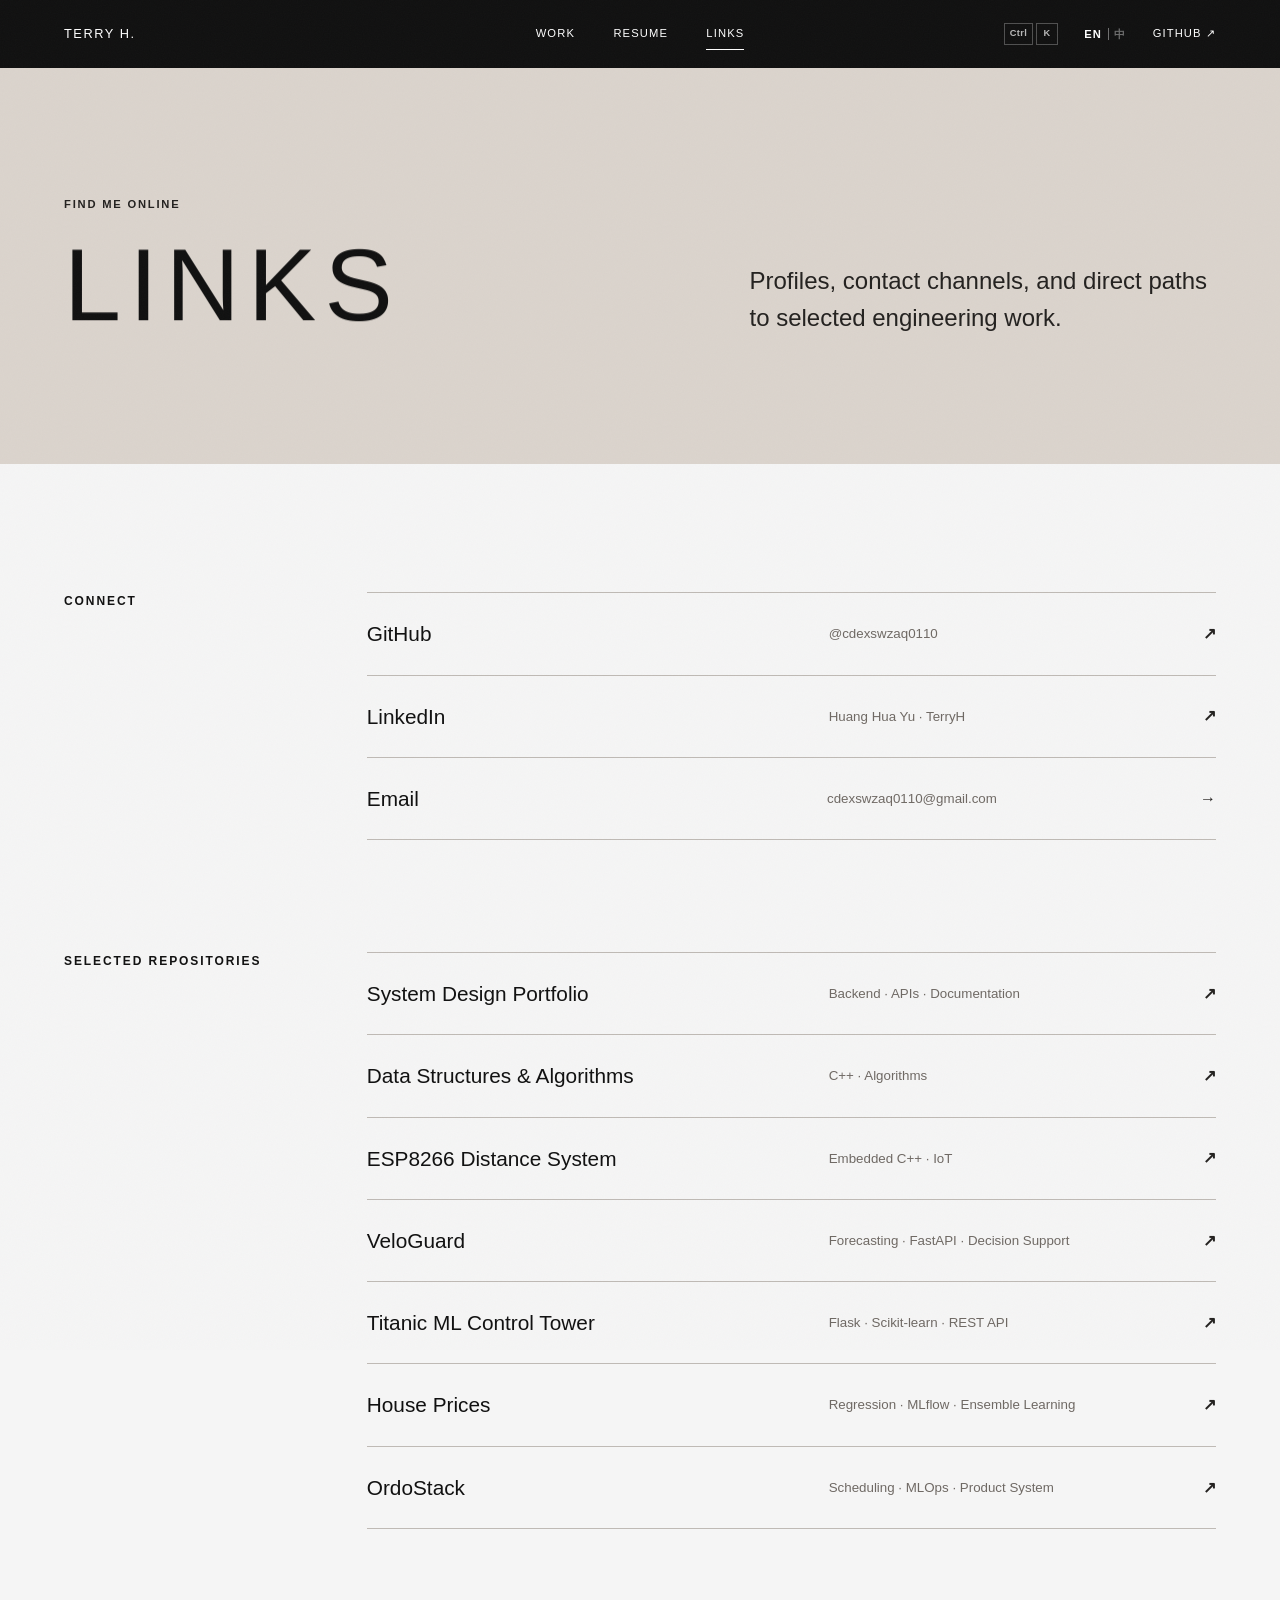
<file: links.html>
<!doctype html>
<html lang="en">
  <head>
    <meta charset="utf-8" />
    <meta name="viewport" content="width=device-width, initial-scale=1" />
    <meta name="description" content="Contact and project links for TerryH Huang." />
    <meta name="author" content="黃樺裕 Huang Hua Yu (TerryH)" />
    <meta name="robots" content="index, follow, max-image-preview:large, max-snippet:-1" />
    <meta name="theme-color" content="#111111" />
    <title>Links — TerryH Huang</title>
    <link rel="canonical" href="https://cdexswzaq0110.github.io/links.html" />

    <meta property="og:type" content="website" />
    <meta property="og:site_name" content="TerryH Huang" />
    <meta property="og:url" content="https://cdexswzaq0110.github.io/links.html" />
    <meta property="og:title" content="Links — TerryH Huang" />
    <meta property="og:description" content="Contact and project links for TerryH Huang." />
    <meta property="og:image" content="https://cdexswzaq0110.github.io/assets/project-archive.webp" />
    <meta name="twitter:card" content="summary_large_image" />

    <link rel="stylesheet" href="styles.css?v=32" />
    <script src="script.js?v=32" defer></script>
    <script>
      /* Apply the remembered motion choice before first paint. */
      (function () {
        var root = document.documentElement;
        root.classList.add("js");
        try {
          if (window.localStorage.getItem("th-motion") !== "off") root.classList.add("motion-on");
        } catch (error) {
          root.classList.add("motion-on");
        }
      })();
    </script>
    <script type="application/ld+json">
      {
        "@context": "https://schema.org",
        "@type": "WebPage",
        "url": "https://cdexswzaq0110.github.io/links.html",
        "name": "Links — TerryH Huang",
        "inLanguage": "en",
        "about": {
          "@type": "Person",
          "name": "黃樺裕",
          "alternateName": ["Huang Hua Yu", "TerryH Huang"],
          "url": "https://cdexswzaq0110.github.io/",
          "sameAs": [
            "https://github.com/cdexswzaq0110",
            "https://www.linkedin.com/in/huayu-huang/"
          ]
        }
      }
    </script>
  </head>
  <body>
    <a class="skip-link" href="#main-content">Skip to content</a>
    <div class="grain" aria-hidden="true"></div>

    <div class="cursor" data-cursor aria-hidden="true">
      <span class="cursor-dot"></span>
      <span class="cursor-ring"><span class="cursor-text"></span></span>
    </div>

    <div class="scroll-progress" aria-hidden="true"></div>

    <header class="site-header">
      <div class="container header-inner">
        <a class="brand" href="index.html" data-scramble aria-label="TerryH Huang, home">Terry H.</a>
        <nav class="site-nav" aria-label="Primary navigation">
          <a href="index.html#work" data-scramble data-zh="作品">Work</a>
          <a href="resume.html" data-scramble data-zh="履歷">Resume</a>
          <a href="links.html" aria-current="page" data-scramble data-zh="連結">Links</a>
        </nav>
        <div class="header-end">
          <button class="lang-toggle" type="button" data-lang-toggle aria-label="Switch language / 切換語言">
            <span class="lang-en">EN</span><i aria-hidden="true"></i><span class="lang-zh">中</span>
          </button>
          <a class="header-link" href="https://github.com/cdexswzaq0110" target="_blank" rel="noreferrer" data-magnetic>
            GitHub <span aria-hidden="true">↗</span>
          </a>
          <button
            class="nav-toggle"
            type="button"
            data-nav-toggle
            aria-expanded="false"
            aria-controls="site-menu"
          >
            <span class="nav-toggle-lines" aria-hidden="true"><i></i><i></i></span>
            Menu
          </button>
        </div>
      </div>
    </header>

    <main id="main-content" class="page-main">
      <section class="page-hero">
        <div class="container page-hero-grid">
          <div>
            <p class="eyebrow" data-zh="在網路上找到我">Find me online</p>
            <h1 data-split="words" data-zh="連結">Links</h1>
          </div>
          <p class="page-lead">
            Profiles, contact channels, and direct paths to selected engineering work.
          </p>
        </div>
      </section>

      <section class="page-section">
        <div class="container link-groups">
          <section aria-labelledby="connect-title">
            <h2 id="connect-title" data-zh="聯絡方式">Connect</h2>
            <div class="link-list">
              <a href="https://github.com/cdexswzaq0110" target="_blank" rel="noreferrer"><span>GitHub</span><small>@cdexswzaq0110</small><b>↗</b></a>
              <a href="https://www.linkedin.com/in/huayu-huang/" target="_blank" rel="noreferrer"><span>LinkedIn</span><small>Huang Hua Yu · TerryH</small><b>↗</b></a>
              <a href="mailto:cdexswzaq0110@gmail.com"><span>Email</span><small>cdexswzaq0110@gmail.com</small><b>→</b></a>
            </div>
          </section>

          <section aria-labelledby="project-links-title">
            <h2 id="project-links-title" data-zh="精選 GitHub 專案">Selected repositories</h2>
            <div class="link-list">
              <a href="https://github.com/cdexswzaq0110/build-moat-system-design-portfolio" target="_blank" rel="noreferrer" data-preview="assets/system-design.webp"><span>System Design Portfolio</span><small>Backend · APIs · Documentation</small><b>↗</b></a>
              <a href="https://github.com/cdexswzaq0110/Data-Structures-Algorithms" target="_blank" rel="noreferrer" data-preview="assets/algorithms.webp"><span>Data Structures &amp; Algorithms</span><small>C++ · Algorithms</small><b>↗</b></a>
              <a href="https://github.com/cdexswzaq0110/Arduino_obstacle_avoidance" target="_blank" rel="noreferrer" data-preview="assets/embedded-system.webp"><span>ESP8266 Distance System</span><small>Embedded C++ · IoT</small><b>↗</b></a>
              <a href="https://github.com/cdexswzaq0110/VeloGuard" target="_blank" rel="noreferrer" data-preview="assets/veloguard.webp"><span>VeloGuard</span><small>Forecasting · FastAPI · Decision Support</small><b>↗</b></a>
              <a href="https://github.com/cdexswzaq0110/titanic-ml-control-tower" target="_blank" rel="noreferrer" data-preview="assets/titanic-control-tower.webp"><span>Titanic ML Control Tower</span><small>Flask · Scikit-learn · REST API</small><b>↗</b></a>
              <a href="https://github.com/cdexswzaq0110/House-Prices-Advanced-Regression-Techniques" target="_blank" rel="noreferrer" data-preview="assets/house-prices.webp"><span>House Prices</span><small>Regression · MLflow · Ensemble Learning</small><b>↗</b></a>
              <a href="https://github.com/cdexswzaq0110/Ordostack" target="_blank" rel="noreferrer" data-preview="assets/ordostack.webp"><span>OrdoStack</span><small>Scheduling · MLOps · Product System</small><b>↗</b></a>
            </div>
          </section>
        </div>
      </section>
    </main>

    <footer class="site-footer">
      <div class="container footer-inner">
        <p>TerryH Huang</p>
        <p data-zh="持續學習，持續動手做。">Always learning. Always building.</p>
        <a href="index.html" data-magnetic>Home</a>
        <button class="motion-toggle" type="button" data-motion-toggle aria-pressed="false">
          <i aria-hidden="true"></i>Motion <span data-motion-state>Off</span>
        </button>
      </div>
    </footer>
    <div class="nav-sheet" id="site-menu" data-nav-sheet hidden>
      <div class="nav-sheet-scrim" data-nav-scrim></div>
      <div
        class="nav-sheet-panel"
        data-nav-panel
        role="dialog"
        aria-modal="true"
        aria-label="Site menu"
        tabindex="-1"
      >
        <div class="nav-sheet-handle" aria-hidden="true"></div>
        <nav class="nav-sheet-links" aria-label="Site navigation">
          <a href="index.html#work">Work<b aria-hidden="true">01</b></a>
          <a href="resume.html">Resume<b aria-hidden="true">02</b></a>
          <a href="links.html" aria-current="page">Links<b aria-hidden="true">03</b></a>
          <a href="https://github.com/cdexswzaq0110" target="_blank" rel="noreferrer">GitHub<b aria-hidden="true">↗</b></a>
          <a href="mailto:cdexswzaq0110@gmail.com">Email<b aria-hidden="true">→</b></a>
        </nav>
        <p class="nav-sheet-note">TerryH Huang — Machine Learning Engineer</p>
      </div>
    </div>
  </body>
</html>
</file>
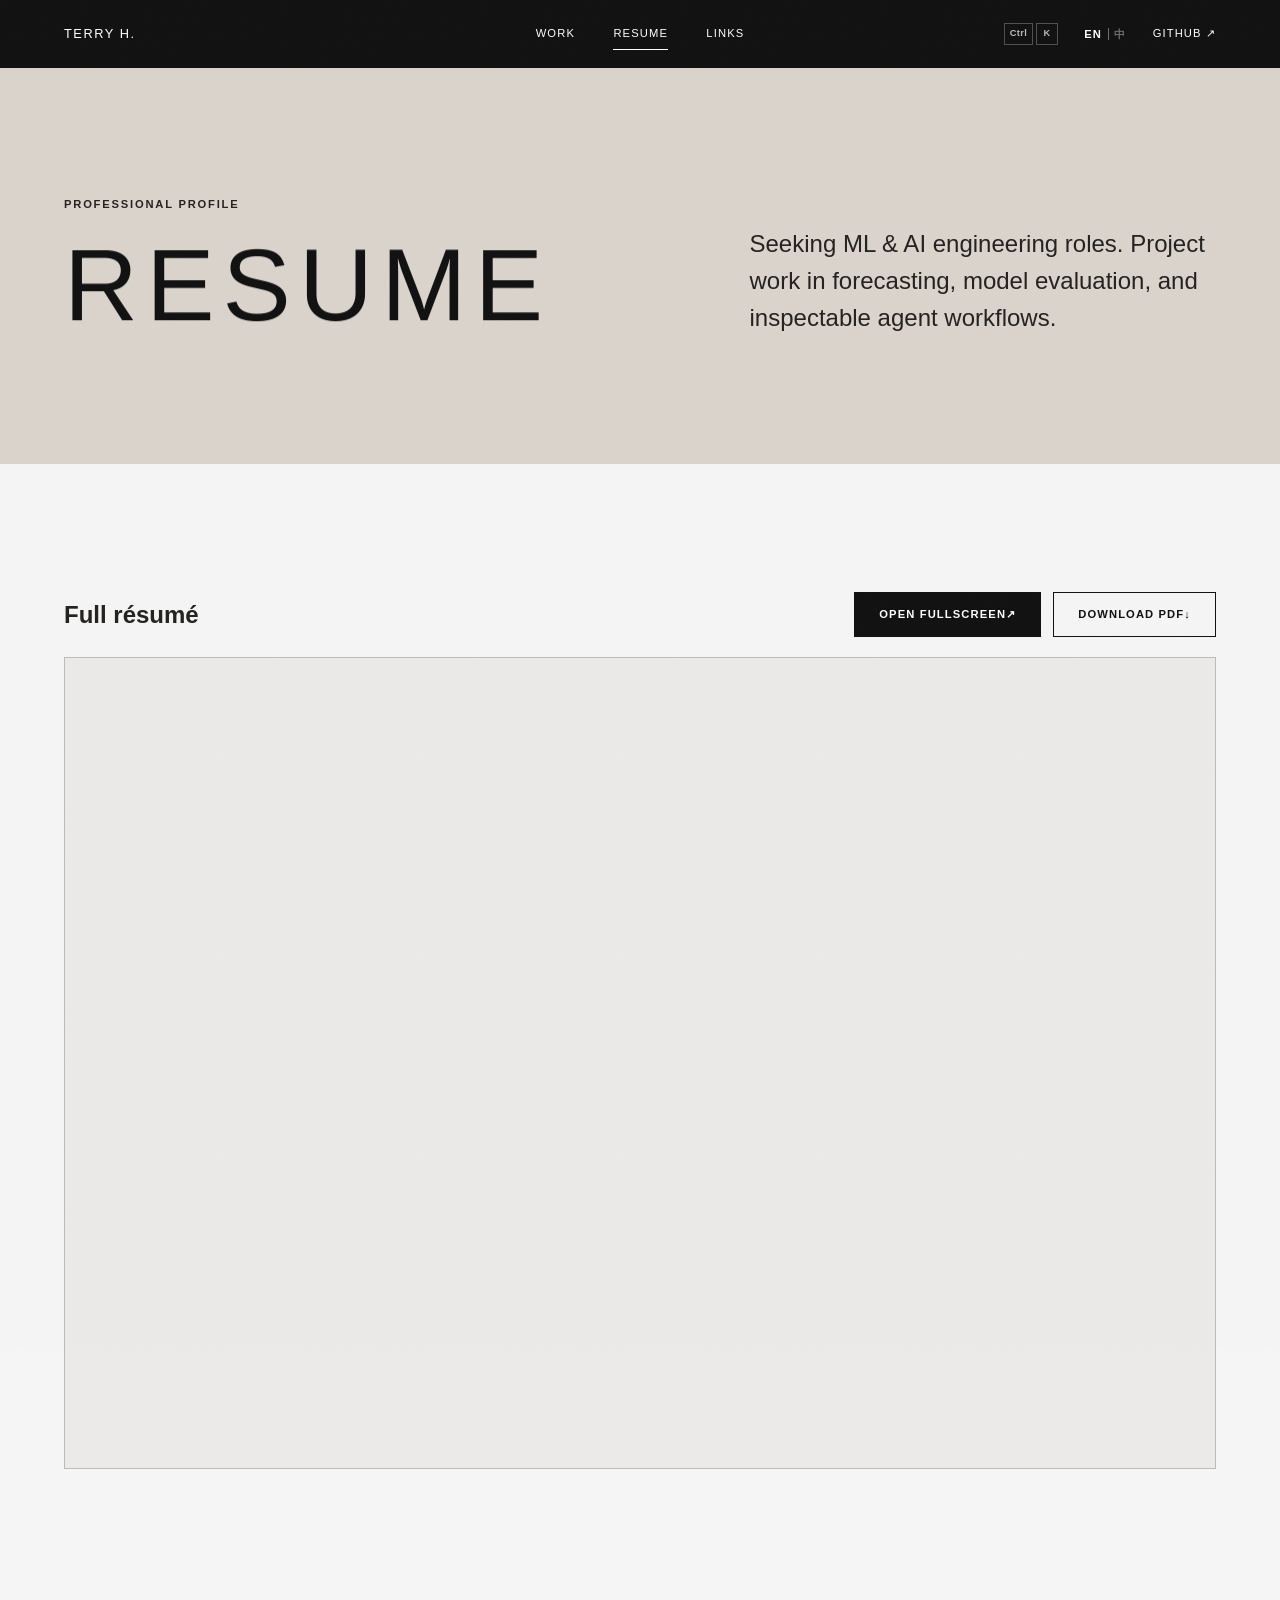
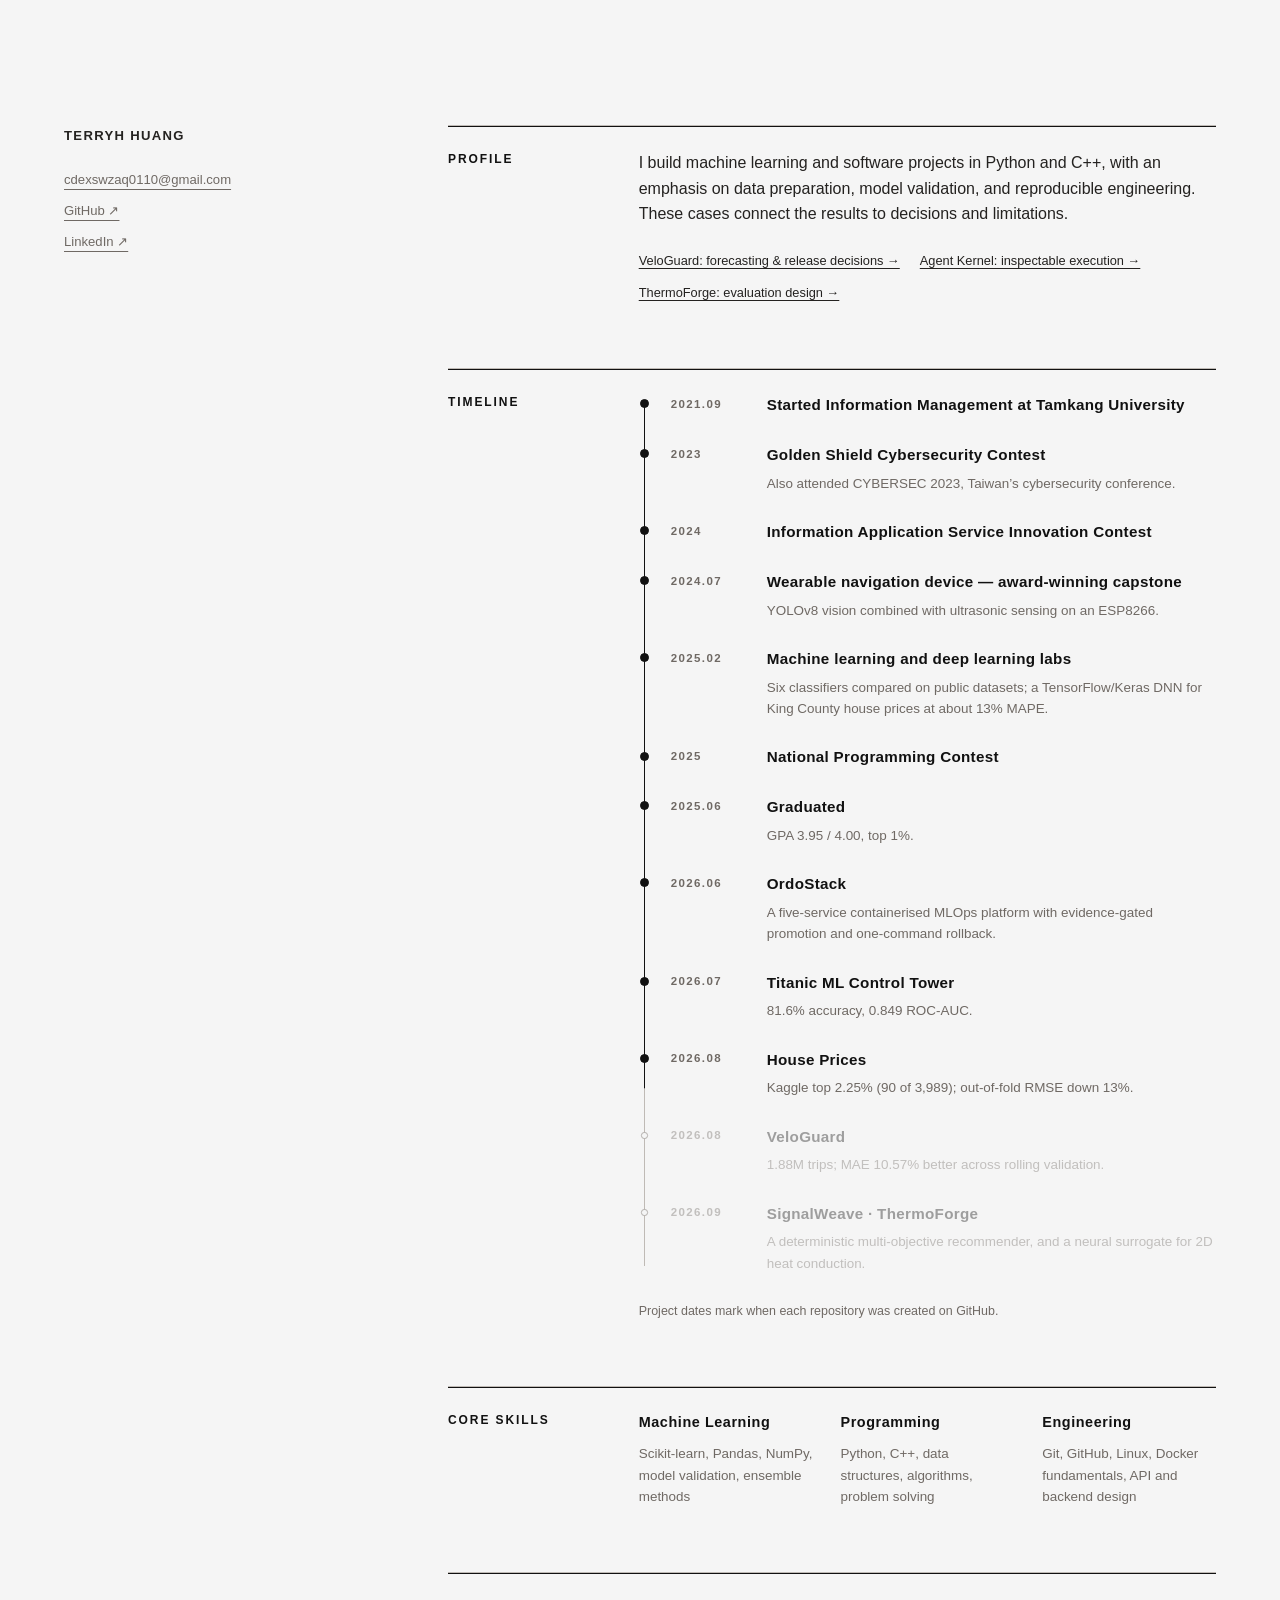
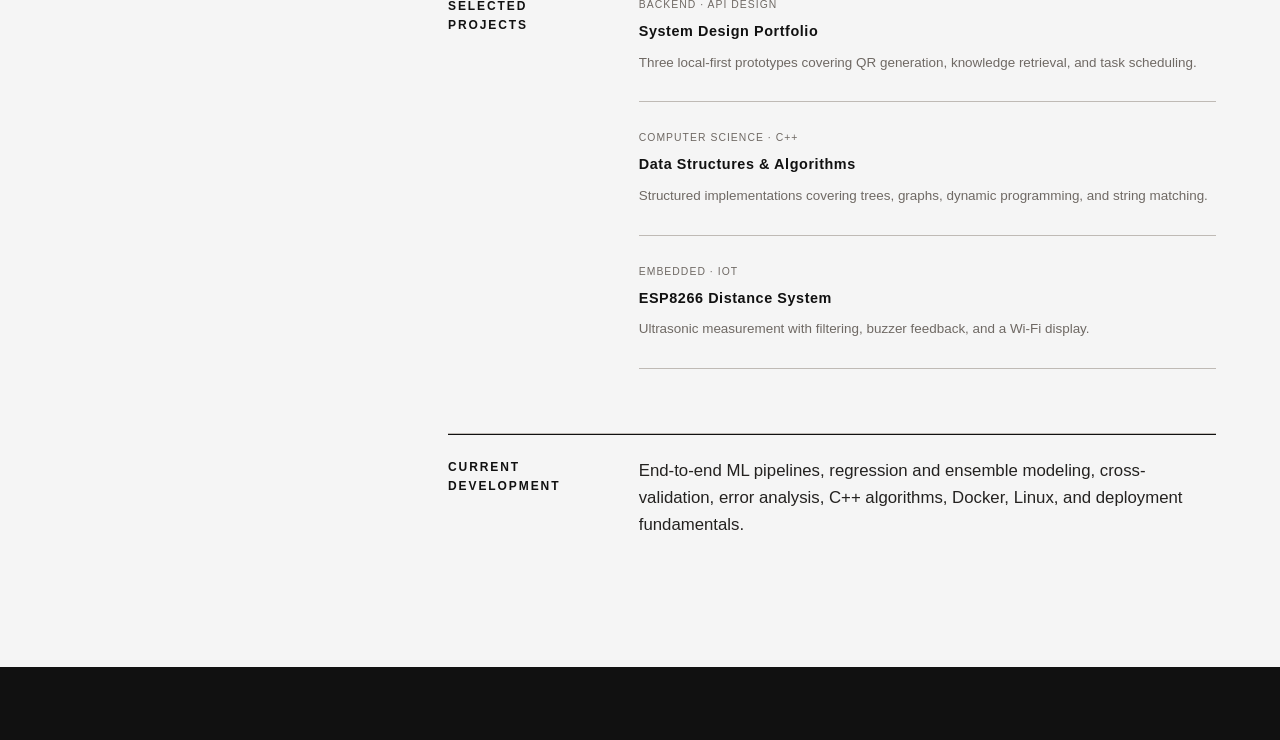
<file: resume.html>
<!doctype html>
<html lang="en">
  <head>
    <meta charset="utf-8" />
    <meta name="viewport" content="width=device-width, initial-scale=1" />
    <meta name="description" content="Resume of TerryH Huang, an aspiring machine learning engineer." />
    <meta name="author" content="黃樺裕 Huang Hua Yu (TerryH)" />
    <meta name="robots" content="index, follow, max-image-preview:large, max-snippet:-1" />
    <meta name="theme-color" content="#111111" />
    <title>Resume — TerryH Huang</title>
    <link rel="canonical" href="https://cdexswzaq0110.github.io/resume.html" />

    <meta property="og:type" content="profile" />
    <meta property="og:site_name" content="TerryH Huang" />
    <meta property="og:url" content="https://cdexswzaq0110.github.io/resume.html" />
    <meta property="og:title" content="Resume — TerryH Huang" />
    <meta
      property="og:description"
      content="Resume of TerryH Huang, an aspiring machine learning engineer."
    />
    <meta property="og:image" content="https://cdexswzaq0110.github.io/assets/system-design.webp" />
    <meta name="twitter:card" content="summary_large_image" />

    <link rel="stylesheet" href="styles.css?v=32" />
    <script src="script.js?v=32" defer></script>
    <script>
      /* Apply the remembered motion choice before first paint. */
      (function () {
        var root = document.documentElement;
        root.classList.add("js");
        try {
          if (window.localStorage.getItem("th-motion") !== "off") root.classList.add("motion-on");
        } catch (error) {
          root.classList.add("motion-on");
        }
      })();
    </script>
    <script type="application/ld+json">
      {
        "@context": "https://schema.org",
        "@type": "WebPage",
        "url": "https://cdexswzaq0110.github.io/resume.html",
        "name": "Resume — TerryH Huang",
        "inLanguage": "en",
        "about": {
          "@type": "Person",
          "name": "黃樺裕",
          "alternateName": ["Huang Hua Yu", "TerryH Huang"],
          "jobTitle": "Machine Learning Engineer",
          "url": "https://cdexswzaq0110.github.io/",
          "sameAs": [
            "https://github.com/cdexswzaq0110",
            "https://www.linkedin.com/in/huayu-huang/"
          ]
        }
      }
    </script>
  </head>
  <body>
    <a class="skip-link" href="#main-content">Skip to content</a>
    <div class="grain" aria-hidden="true"></div>

    <div class="cursor" data-cursor aria-hidden="true">
      <span class="cursor-dot"></span>
      <span class="cursor-ring"><span class="cursor-text"></span></span>
    </div>

    <div class="scroll-progress" aria-hidden="true"></div>

    <header class="site-header">
      <div class="container header-inner">
        <a class="brand" href="index.html" data-scramble aria-label="TerryH Huang, home">Terry H.</a>
        <nav class="site-nav" aria-label="Primary navigation">
          <a href="index.html#work" data-scramble data-zh="作品">Work</a>
          <a href="resume.html" aria-current="page" data-scramble data-zh="履歷">Resume</a>
          <a href="links.html" data-scramble data-zh="連結">Links</a>
        </nav>
        <div class="header-end">
          <button class="lang-toggle" type="button" data-lang-toggle aria-label="Switch language / 切換語言">
            <span class="lang-en">EN</span><i aria-hidden="true"></i><span class="lang-zh">中</span>
          </button>
          <a class="header-link" href="https://github.com/cdexswzaq0110" target="_blank" rel="noreferrer" data-magnetic>
            GitHub <span aria-hidden="true">↗</span>
          </a>
          <button
            class="nav-toggle"
            type="button"
            data-nav-toggle
            aria-expanded="false"
            aria-controls="site-menu"
          >
            <span class="nav-toggle-lines" aria-hidden="true"><i></i><i></i></span>
            Menu
          </button>
        </div>
      </div>
    </header>

    <main id="main-content" class="page-main">
      <section class="page-hero">
        <div class="container page-hero-grid">
          <div>
            <p class="eyebrow" data-zh="專業簡介">Professional profile</p>
            <h1 data-split="words" data-zh="履歷">Resume</h1>
          </div>
          <p class="page-lead" data-zh="尋找 ML／AI 工程師機會。專案聚焦需求預測、模型驗證，以及可追查的 Agent 工作流程。">
            Seeking ML &amp; AI engineering roles. Project work in forecasting,
            model evaluation, and inspectable agent workflows.
          </p>
        </div>
      </section>

      <section class="page-section resume-pdf-section" aria-labelledby="resume-pdf-title">
        <div class="container">
          <div class="resume-pdf-heading">
            <h2 id="resume-pdf-title" data-zh="完整履歷">Full résumé</h2>
            <div class="resume-pdf-actions">
              <a class="button" href="assets/Huang_Hua_Yu_Resume.pdf" target="_blank" rel="noreferrer" data-magnetic>
                Open fullscreen <span aria-hidden="true">↗</span>
              </a>
              <a class="button button-secondary" href="assets/Huang_Hua_Yu_Resume.pdf" download data-magnetic>
                Download PDF <span aria-hidden="true">↓</span>
              </a>
            </div>
          </div>
          <div class="resume-pdf-viewer">
            <object
              data="assets/Huang_Hua_Yu_Resume.pdf#view=FitH"
              type="application/pdf"
              aria-label="Full résumé of Huang Hua-Yu in PDF format"
            >
              <iframe
                src="assets/Huang_Hua_Yu_Resume.pdf#view=FitH"
                title="Full résumé of Huang Hua-Yu in PDF format"
                loading="lazy"
              ></iframe>
              <p class="resume-pdf-fallback">
                Your browser cannot display the embedded PDF.
                <a href="assets/Huang_Hua_Yu_Resume.pdf" download>Download the résumé (PDF)</a> instead.
              </p>
            </object>
          </div>
        </div>
      </section>

      <section class="page-section">
        <div class="container document-grid">
          <aside class="document-meta">
            <p>TerryH Huang</p>
            <a href="mailto:cdexswzaq0110@gmail.com">cdexswzaq0110@gmail.com</a>
            <a href="https://github.com/cdexswzaq0110" target="_blank" rel="noreferrer">GitHub ↗</a>
            <a href="https://www.linkedin.com/in/huayu-huang/" target="_blank" rel="noreferrer">LinkedIn ↗</a>
          </aside>

          <div class="document-content">
            <section class="resume-block" aria-labelledby="profile-title">
              <h2 id="profile-title" data-zh="簡介">Profile</h2>
              <div>
                <p data-zh="以 Python 與 C++ 建立機器學習及軟體專案，重視資料處理、模型驗證與可重現的工程流程。以下案例列出實驗結果、設計取捨與限制。">I build machine learning and software projects in Python and C++, with an emphasis on data preparation, model validation, and reproducible engineering. These cases connect the results to decisions and limitations.</p>
                <div class="case-links">
                  <a href="index.html#case-veloguard" data-zh="VeloGuard：預測與上線判斷 →">VeloGuard: forecasting &amp; release decisions →</a>
                  <a href="index.html#case-agent-kernel" data-zh="Agent Kernel：可追查的執行流程 →">Agent Kernel: inspectable execution →</a>
                  <a href="index.html#case-thermoforge" data-zh="ThermoForge：評估設計 →">ThermoForge: evaluation design →</a>
                </div>
              </div>
            </section>

            <section class="resume-block" aria-labelledby="timeline-title">
              <h2 id="timeline-title" data-zh="時間軸">Timeline</h2>
              <div>
                <div class="timeline" data-timeline>
                  <ol>
                    <li>
                      <time datetime="2021-09">2021.09</time>
                      <h3 data-zh="進入淡江大學資訊管理學系">Started Information Management at Tamkang University</h3>
                    </li>
                    <li>
                      <time datetime="2023">2023</time>
                      <h3 data-zh="金盾資訊安全競賽">Golden Shield Cybersecurity Contest</h3>
                      <p data-zh="同年參加 CYBERSEC 2023 臺灣資安大會。">Also attended CYBERSEC 2023, Taiwan’s cybersecurity conference.</p>
                    </li>
                    <li>
                      <time datetime="2024">2024</time>
                      <h3 data-zh="資訊應用服務創新競賽">Information Application Service Innovation Contest</h3>
                    </li>
                    <li>
                      <time datetime="2024-07">2024.07</time>
                      <h3 data-zh="穿戴式導航裝置——獲獎畢業專題">Wearable navigation device — award-winning capstone</h3>
                      <p data-zh="YOLOv8 影像辨識，結合超音波測距與 ESP8266。">YOLOv8 vision combined with ultrasonic sensing on an ESP8266.</p>
                    </li>
                    <li>
                      <time datetime="2025-02">2025.02</time>
                      <h3 data-zh="機器學習與深度學習實作">Machine learning and deep learning labs</h3>
                      <p data-zh="在公開資料集上比較六種分類器；用 TensorFlow／Keras 建 DNN 預測 King County 房價，MAPE 約 13%。">Six classifiers compared on public datasets; a TensorFlow/Keras DNN for King County house prices at about 13% MAPE.</p>
                    </li>
                    <li>
                      <time datetime="2025">2025</time>
                      <h3 data-zh="全國程式設計競賽">National Programming Contest</h3>
                    </li>
                    <li>
                      <time datetime="2025-06">2025.06</time>
                      <h3 data-zh="大學畢業">Graduated</h3>
                      <p data-zh="GPA 3.95／4.00，排名前 1%。">GPA 3.95 / 4.00, top 1%.</p>
                    </li>
                    <li>
                      <time datetime="2026-06">2026.06</time>
                      <h3>OrdoStack</h3>
                      <p data-zh="五個服務的容器化 MLOps 平台：模型要有證據才能升版，一個指令就能回滾。">A five-service containerised MLOps platform with evidence-gated promotion and one-command rollback.</p>
                    </li>
                    <li>
                      <time datetime="2026-07">2026.07</time>
                      <h3>Titanic ML Control Tower</h3>
                      <p data-zh="準確率 81.6%，ROC-AUC 0.849。">81.6% accuracy, 0.849 ROC-AUC.</p>
                    </li>
                    <li>
                      <time datetime="2026-08">2026.08</time>
                      <h3>House Prices</h3>
                      <p data-zh="Kaggle 前 2.25%（3,989 隊中第 90 名），OOF RMSE 降低 13%。">Kaggle top 2.25% (90 of 3,989); out-of-fold RMSE down 13%.</p>
                    </li>
                    <li>
                      <time datetime="2026-08">2026.08</time>
                      <h3>VeloGuard</h3>
                      <p data-zh="188 萬筆騎乘紀錄，滾動驗證下 MAE 改善 10.57%。">1.88M trips; MAE 10.57% better across rolling validation.</p>
                    </li>
                    <li>
                      <time datetime="2026-09">2026.09</time>
                      <h3>SignalWeave · ThermoForge</h3>
                      <p data-zh="一個確定性的多目標推薦系統，以及一個 2D 熱傳導的神經代理模型。">A deterministic multi-objective recommender, and a neural surrogate for 2D heat conduction.</p>
                    </li>
                  </ol>
                </div>
                <p class="timeline-note" data-zh="專案日期為該 GitHub 儲存庫建立的月份。">Project dates mark when each repository was created on GitHub.</p>
              </div>
            </section>

            <section class="resume-block" aria-labelledby="skills-title">
              <h2 id="skills-title" data-zh="核心技能">Core skills</h2>
              <div class="resume-columns">
                <div>
                  <h3>Machine Learning</h3>
                  <p>Scikit-learn, Pandas, NumPy, model validation, ensemble methods</p>
                </div>
                <div>
                  <h3>Programming</h3>
                  <p>Python, C++, data structures, algorithms, problem solving</p>
                </div>
                <div>
                  <h3>Engineering</h3>
                  <p>Git, GitHub, Linux, Docker fundamentals, API and backend design</p>
                </div>
              </div>
            </section>

            <section class="resume-block" aria-labelledby="projects-title">
              <h2 id="projects-title" data-zh="精選專案">Selected projects</h2>
              <div class="resume-projects">
                <article>
                  <p>Backend · API Design</p>
                  <h3>System Design Portfolio</h3>
                  <span>Three local-first prototypes covering QR generation, knowledge retrieval, and task scheduling.</span>
                </article>
                <article>
                  <p>Computer Science · C++</p>
                  <h3>Data Structures &amp; Algorithms</h3>
                  <span>Structured implementations covering trees, graphs, dynamic programming, and string matching.</span>
                </article>
                <article>
                  <p>Embedded · IoT</p>
                  <h3>ESP8266 Distance System</h3>
                  <span>Ultrasonic measurement with filtering, buzzer feedback, and a Wi-Fi display.</span>
                </article>
              </div>
            </section>

            <section class="resume-block" aria-labelledby="focus-title">
              <h2 id="focus-title" data-zh="目前精進的方向">Current development</h2>
              <p>
                End-to-end ML pipelines, regression and ensemble modeling,
                cross-validation, error analysis, C++ algorithms, Docker, Linux,
                and deployment fundamentals.
              </p>
            </section>
          </div>
        </div>
      </section>
    </main>

    <footer class="site-footer">
      <div class="container footer-inner">
        <p>TerryH Huang</p>
        <p data-zh="持續精進的機器學習工程師">Aspiring Machine Learning Engineer</p>
        <a href="index.html" data-magnetic>Home</a>
        <button class="motion-toggle" type="button" data-motion-toggle aria-pressed="false">
          <i aria-hidden="true"></i>Motion <span data-motion-state>Off</span>
        </button>
      </div>
    </footer>
    <div class="nav-sheet" id="site-menu" data-nav-sheet hidden>
      <div class="nav-sheet-scrim" data-nav-scrim></div>
      <div
        class="nav-sheet-panel"
        data-nav-panel
        role="dialog"
        aria-modal="true"
        aria-label="Site menu"
        tabindex="-1"
      >
        <div class="nav-sheet-handle" aria-hidden="true"></div>
        <nav class="nav-sheet-links" aria-label="Site navigation">
          <a href="index.html#work">Work<b aria-hidden="true">01</b></a>
          <a href="resume.html" aria-current="page">Resume<b aria-hidden="true">02</b></a>
          <a href="links.html">Links<b aria-hidden="true">03</b></a>
          <a href="https://github.com/cdexswzaq0110" target="_blank" rel="noreferrer">GitHub<b aria-hidden="true">↗</b></a>
          <a href="mailto:cdexswzaq0110@gmail.com">Email<b aria-hidden="true">→</b></a>
        </nav>
        <p class="nav-sheet-note">TerryH Huang — Machine Learning Engineer</p>
      </div>
    </div>
  </body>
</html>
</file>
<file: styles.css>
:root {
  --ink: #111111;
  --text: #242220;
  --muted: #6f6964;
  --line: #bfbab5;
  --canvas: #f5f5f5;
  --surface: #eceae9;
  --warm: #dbd4cd;
  --frame: #a39e9a;
  --white: #ffffff;
  --font-display: "Avenir Next", "Segoe UI", Arial, sans-serif;
  --font-body: Inter, "Helvetica Neue", Arial, sans-serif;
  --gutter: clamp(1.25rem, 5vw, 5rem);
  --section-space: clamp(5rem, 10vw, 8rem);
  --content-width: 72rem;
  --transition: 180ms ease;
  /* Canonical curves — built-in CSS easings are too weak for UI. */
  --ease-out: cubic-bezier(0.23, 1, 0.32, 1);
  --ease-in-out: cubic-bezier(0.77, 0, 0.175, 1);
  --ease-drawer: cubic-bezier(0.32, 0.72, 0, 1);
  /* Legacy names alias the canonical curves rather than forking them. */
  --motion-ease: var(--ease-out);
  --motion-out: var(--ease-out);
  --scroll-progress: 0;
  --skew: 0deg;
}

@keyframes page-in {
  from {
    opacity: 0;
  }
}

@keyframes page-rise {
  from {
    transform: translateY(0.75rem);
  }
}

@keyframes status-pulse {
  0%,
  100% {
    opacity: 1;
    transform: scale(1);
  }
  50% {
    opacity: 0.35;
    transform: scale(0.6);
  }
}

@keyframes scroll-cue {
  0% {
    transform: translateX(-100%);
  }
  60%,
  100% {
    transform: translateX(100%);
  }
}

@keyframes grain-shift {
  0% {
    transform: translate3d(0, 0, 0);
  }
  10% {
    transform: translate3d(-6%, -4%, 0);
  }
  20% {
    transform: translate3d(-12%, 2%, 0);
  }
  30% {
    transform: translate3d(4%, -8%, 0);
  }
  40% {
    transform: translate3d(-6%, 6%, 0);
  }
  50% {
    transform: translate3d(-12%, -2%, 0);
  }
  60% {
    transform: translate3d(8%, 0, 0);
  }
  70% {
    transform: translate3d(0, 8%, 0);
  }
  80% {
    transform: translate3d(4%, 10%, 0);
  }
  90% {
    transform: translate3d(-6%, 4%, 0);
  }
  100% {
    transform: translate3d(0, 0, 0);
  }
}

/* The entry/exit movement lives on <main>, never on <body>: a transform
   animation on <body> would make it the containing block for every
   position: fixed layer (grain, cursor, progress bar, rail). */
.manual-page-transition body {
  animation: page-in 420ms var(--motion-ease) backwards;
}

.manual-page-transition main {
  animation: page-rise 520ms var(--motion-ease) backwards;
}

.manual-page-transition body.page-leaving {
  opacity: 0;
  transition: opacity 220ms ease-in;
}

.manual-page-transition body.page-leaving main {
  transform: translateY(-0.5rem);
  transition: transform 220ms ease-in;
}

*,
*::before,
*::after {
  box-sizing: border-box;
}

html {
  scroll-behavior: smooth;
}

html.lenis-active {
  scroll-behavior: auto;
}

#work,
#lab,
#about,
#faq,
#principles,
#contact {
  scroll-margin-top: 5.25rem;
}

body {
  margin: 0;
  overflow-x: clip;
  color: var(--text);
  background: var(--canvas);
  font-family: var(--font-body);
  line-height: 1.6;
  text-rendering: optimizeLegibility;
}

img {
  display: block;
  max-width: 100%;
}

a {
  color: inherit;
}

h1,
h2,
h3,
p {
  margin: 0;
}

h1,
h2,
h3,
.brand,
.button,
.site-nav {
  font-family: var(--font-display);
}

.container {
  width: min(calc(100% - 2 * var(--gutter)), var(--content-width));
  margin-inline: auto;
}

.skip-link {
  position: fixed;
  top: 0.5rem;
  left: 0.5rem;
  z-index: 100;
  padding: 0.65rem 1rem;
  color: var(--white);
  background: var(--ink);
  transform: translateY(-150%);
}

.skip-link:focus {
  transform: translateY(0);
}

:focus-visible {
  outline: 3px solid currentColor;
  outline-offset: 4px;
}

/* ---------------------------------------------------------------
   Film grain
   --------------------------------------------------------------- */

/* The grain is texture, so it is not gated on the motion layer — only its
   drift is. That keeps the surface for reduced-motion and no-JS visitors. */
.grain {
  position: fixed;
  inset: -50%;
  z-index: 80;
  display: block;
  width: 200%;
  height: 200%;
  background-image: url("data:image/svg+xml,%3Csvg xmlns='http://www.w3.org/2000/svg' width='200' height='200'%3E%3Cfilter id='n'%3E%3CfeTurbulence type='fractalNoise' baseFrequency='0.85' numOctaves='3' stitchTiles='stitch'/%3E%3C/filter%3E%3Crect width='200' height='200' filter='url(%23n)' opacity='0.55'/%3E%3C/svg%3E");
  opacity: 0.05;
  pointer-events: none;
}

.motion-ready .grain {
  animation: grain-shift 6s steps(10) infinite;
  will-change: transform;
}

/* ---------------------------------------------------------------
   Custom cursor
   --------------------------------------------------------------- */

.cursor {
  display: none;
}

.has-cursor .cursor {
  display: block;
}

.has-cursor body,
.has-cursor a,
.has-cursor button {
  cursor: none;
}

.has-cursor .cursor-dot,
.has-cursor .cursor-ring {
  position: fixed;
  top: 0;
  left: 0;
  z-index: 90;
  display: grid;
  place-items: center;
  border-radius: 50%;
  pointer-events: none;
  mix-blend-mode: difference;
}

.has-cursor .cursor-dot {
  width: 6px;
  height: 6px;
  background: var(--white);
  transform: translate3d(var(--cursor-x, -50px), var(--cursor-y, -50px), 0) translate(-50%, -50%);
}

.has-cursor .cursor-ring {
  width: 2.5rem;
  height: 2.5rem;
  border: 1px solid var(--white);
  transform: translate3d(var(--ring-x, -50px), var(--ring-y, -50px), 0) translate(-50%, -50%)
    scale(var(--ring-scale, 1));
  transition: width 450ms var(--motion-ease), height 450ms var(--motion-ease),
    background 450ms var(--motion-ease), opacity 300ms ease;
}

.has-cursor .cursor.is-hover .cursor-ring {
  width: 3.5rem;
  height: 3.5rem;
}

.has-cursor .cursor.is-labelled .cursor-ring {
  width: 5.5rem;
  height: 5.5rem;
  background: var(--white);
}

.has-cursor .cursor.is-labelled .cursor-dot {
  opacity: 0;
}

.cursor-text {
  color: var(--ink);
  font-family: var(--font-display);
  font-size: 0.62rem;
  font-weight: 600;
  letter-spacing: 0.14em;
  text-transform: uppercase;
  opacity: 0;
  transition: opacity 250ms ease;
}

.has-cursor .cursor.is-labelled .cursor-text {
  opacity: 1;
}

.has-cursor .cursor.is-down .cursor-ring {
  --ring-scale: 0.72;
}

.has-cursor .cursor.is-hidden .cursor-dot,
.has-cursor .cursor.is-hidden .cursor-ring {
  opacity: 0;
}

/* ---------------------------------------------------------------
   Intro curtain
   --------------------------------------------------------------- */

.preloader {
  display: none;
}

.is-loading {
  overflow: hidden;
}

.is-loading .preloader,
.preloader.is-done {
  position: fixed;
  inset: 0;
  z-index: 150;
  display: block;
  color: var(--white);
}

.preloader.is-done {
  pointer-events: none;
}

.preloader-panels {
  position: absolute;
  inset: 0;
  display: flex;
}

.preloader-panels i {
  flex: 1;
  background: var(--ink);
  transform: translate3d(0, 0, 0);
  transition: transform 900ms var(--motion-out) var(--panel-delay, 0ms);
}

.preloader-inner {
  position: absolute;
  inset: auto var(--gutter) 22vh;
  display: flex;
  align-items: flex-end;
  justify-content: space-between;
  gap: 2rem;
  transition: opacity 400ms ease, transform 600ms var(--motion-ease);
}

.preloader-name {
  font-family: var(--font-display);
  font-size: clamp(2.5rem, 9vw, 6rem);
  font-weight: 400;
  letter-spacing: 0.06em;
  line-height: 1;
  text-transform: uppercase;
}

.preloader-count {
  color: var(--warm);
  font-family: var(--font-display);
  font-size: clamp(1.1rem, 2.5vw, 1.6rem);
  font-variant-numeric: tabular-nums;
  letter-spacing: 0.16em;
}

.preloader-bar {
  position: absolute;
  inset: auto var(--gutter) calc(22vh - 2.5rem);
  height: 1px;
  background: rgb(255 255 255 / 18%);
}

.preloader-bar i {
  display: block;
  height: 100%;
  background: var(--warm);
  transform: scaleX(var(--load, 0));
  transform-origin: left;
}

.preloader.is-done .preloader-inner,
.preloader.is-done .preloader-bar {
  opacity: 0;
  transform: translateY(-1rem);
}

.preloader.is-done .preloader-panels i {
  transform: translate3d(0, -101%, 0);
}

/* ---------------------------------------------------------------
   Header + rail
   --------------------------------------------------------------- */

.site-header {
  position: sticky;
  top: 0;
  z-index: 20;
  color: var(--white);
  background: var(--ink);
  transition: box-shadow 300ms ease, transform 500ms var(--motion-ease);
}

.home-page.has-scrolled .site-header {
  box-shadow: 0 0.8rem 2rem rgb(17 17 17 / 12%);
}

.header-hidden .site-header {
  transform: translate3d(0, -100%, 0);
}

.scroll-progress {
  position: fixed;
  inset: 0 0 auto;
  z-index: 40;
  height: 2px;
  background: var(--warm);
  pointer-events: none;
  transform: scaleX(var(--scroll-progress));
  transform-origin: left;
}

.header-inner {
  min-height: 4.25rem;
  display: grid;
  grid-template-columns: 1fr auto 1fr;
  align-items: center;
  gap: 2rem;
}

.brand {
  width: max-content;
  font-size: 0.8rem;
  letter-spacing: 0.12em;
  text-decoration: none;
  text-transform: uppercase;
}

.site-nav {
  display: flex;
  gap: clamp(1.25rem, 3vw, 2.5rem);
}

.site-nav a,
.header-link {
  position: relative;
  font-size: 0.7rem;
  letter-spacing: 0.1em;
  text-decoration: none;
  text-transform: uppercase;
  white-space: nowrap;
}

.site-nav a::after,
.header-link::after {
  position: absolute;
  inset: auto 0 -0.45rem;
  height: 1px;
  background: currentColor;
  content: "";
  transform: scaleX(0);
  transform-origin: right;
  transition: transform 420ms var(--motion-ease);
}

.site-nav a:hover::after,
.header-link:hover::after,
.site-nav a:focus-visible::after,
.header-link:focus-visible::after,
.site-nav a[aria-current="page"]::after {
  transform: scaleX(1);
  transform-origin: left;
}

.header-link {
  justify-self: end;
}

.section-rail {
  display: none;
}

.section-rail a {
  display: flex;
  align-items: center;
  justify-content: flex-end;
  gap: 0.65rem;
  text-decoration: none;
}

.rail-dot {
  width: 7px;
  height: 7px;
  border: 1px solid var(--frame);
  border-radius: 50%;
  transition: background 350ms var(--motion-ease), border-color 350ms var(--motion-ease),
    transform 350ms var(--motion-ease);
}

.rail-label {
  color: var(--muted);
  font-family: var(--font-display);
  font-size: 0.58rem;
  letter-spacing: 0.18em;
  text-transform: uppercase;
  opacity: 0;
  transform: translateX(0.5rem);
  transition: opacity 350ms ease, transform 350ms var(--motion-ease);
}

.section-rail a:hover .rail-label,
.section-rail a:focus-visible .rail-label,
.section-rail a.is-active .rail-label {
  opacity: 1;
  transform: translateX(0);
}

.section-rail a.is-active .rail-dot {
  background: var(--ink);
  border-color: var(--ink);
  transform: scale(1.3);
}

.section-rail.is-inverted .rail-dot {
  border-color: #6d6864;
}

.section-rail.is-inverted .rail-label {
  color: #a6a19d;
}

.section-rail.is-inverted a.is-active .rail-dot {
  background: var(--warm);
  border-color: var(--warm);
}

/* ---------------------------------------------------------------
   Header controls + language toggle
   --------------------------------------------------------------- */

.header-end {
  display: flex;
  align-items: center;
  justify-self: end;
  gap: clamp(0.85rem, 2vw, 1.5rem);
}

.header-link {
  justify-self: auto;
}

.lang-toggle {
  display: inline-flex;
  min-height: 2.2rem;
  align-items: center;
  gap: 0.35rem;
  padding: 0 0.15rem;
  border: 0;
  color: inherit;
  background: none;
  font-family: var(--font-display);
  font-size: 0.7rem;
  font-weight: 600;
  letter-spacing: 0.1em;
  cursor: pointer;
  -webkit-tap-highlight-color: transparent;
  scale: var(--press, 1);
  transition: scale 160ms var(--ease-out);
}

.lang-toggle:active {
  --press: 0.94;
}

.lang-toggle i {
  width: 1px;
  height: 0.72rem;
  background: currentColor;
  opacity: 0.4;
}

/* The inactive half recedes rather than disappearing, so the control still
   reads as a pair of choices. */
.lang-toggle .lang-zh,
.lang-toggle .lang-en {
  transition: opacity 260ms var(--ease-out);
}

.lang-toggle .lang-zh {
  opacity: 0.38;
}

.lang-zh .lang-toggle .lang-zh {
  opacity: 1;
}

.lang-zh .lang-toggle .lang-en {
  opacity: 0.38;
}

/* Chinese sets its own rhythm: no uppercasing, and looser tracking hurts it. */
.lang-zh .hero h1,
.lang-zh .about-statement,
.lang-zh .contact-section h2,
.lang-zh .page-hero h1 {
  letter-spacing: 0.02em;
  text-transform: none;
}

.lang-zh .section-heading h2,
.lang-zh .skill-column h3,
.lang-zh .principles-grid h3 {
  letter-spacing: 0.1em;
  text-transform: none;
}

.lang-zh .eyebrow,
.lang-zh .lab-index,
.lang-zh .status-pill,
.lang-zh .filter-chip,
.lang-zh .site-nav a,
.lang-zh .nav-sheet-links a {
  letter-spacing: 0.06em;
  text-transform: none;
}

/* ---------------------------------------------------------------
   Hero
   --------------------------------------------------------------- */

.hero {
  position: relative;
  overflow: hidden;
  background: var(--warm);
}

.hero-canvas {
  position: absolute;
  inset: 0;
  display: block;
  width: 100%;
  height: 100%;
  pointer-events: none;
}

/* Only the motion layer fades it in behind the intro; without JS or with
   reduced motion it is simply there. */
.motion-ready .hero-canvas {
  opacity: 0;
  transition: opacity 1200ms ease 200ms;
}

.motion-ready .hero.is-visible .hero-canvas {
  opacity: 1;
}

.hero-grid {
  position: relative;
  z-index: 1;
  min-height: clamp(40rem, 82vh, 52rem);
  display: grid;
  grid-template-columns: repeat(2, minmax(0, 1fr));
  align-items: center;
  gap: clamp(3rem, 6vw, 5rem);
  padding-block: clamp(4rem, 9vw, 8rem);
}

.hero-copy {
  opacity: var(--hero-opacity, 1);
  transform: translate3d(0, var(--hero-copy-y, 0), 0);
  will-change: opacity, transform;
}

.eyebrow,
.project-index,
.skill-number {
  font-family: var(--font-display);
  font-size: 0.7rem;
  font-weight: 600;
  letter-spacing: 0.16em;
  text-transform: uppercase;
}

.hero h1 {
  margin-top: 1.5rem;
  color: var(--ink);
  font-size: clamp(2.8rem, 5.2vw, 4.4rem);
  font-weight: 400;
  letter-spacing: 0.04em;
  line-height: 1.08;
  text-transform: uppercase;
}

.hero-line {
  display: block;
}

.hero-lead {
  max-width: 34rem;
  margin-top: 2rem;
  font-size: clamp(1rem, 1.5vw, 1.15rem);
}

.hero-actions {
  display: flex;
  flex-wrap: wrap;
  gap: 0.75rem;
  margin-top: 2rem;
}

.status-pill {
  display: inline-flex;
  align-items: center;
  gap: 0.6rem;
  margin-top: 1.75rem;
  padding: 0.4rem 0.9rem;
  border: 1px solid rgb(17 17 17 / 22%);
  border-radius: 999px;
  color: var(--ink);
  font-family: var(--font-display);
  font-size: 0.62rem;
  font-weight: 600;
  letter-spacing: 0.14em;
  text-transform: uppercase;
}

.status-pill i {
  width: 6px;
  height: 6px;
  border-radius: 50%;
  background: var(--ink);
  animation: status-pulse 2.4s ease-in-out infinite;
}

.button {
  position: relative;
  min-height: 2.8rem;
  display: inline-flex;
  align-items: center;
  justify-content: center;
  padding-inline: 1.5rem;
  border: 1px solid var(--ink);
  color: var(--white);
  background: var(--ink);
  font-size: 0.7rem;
  font-weight: 600;
  letter-spacing: 0.1em;
  text-decoration: none;
  text-transform: uppercase;
  translate: var(--mx, 0) var(--my, 0);
  scale: var(--press, 1);
  transition: color var(--transition), background var(--transition),
    translate 160ms var(--ease-out), scale 160ms var(--ease-out);
}

.button:active {
  --press: 0.97;
}

.button:hover {
  color: var(--ink);
  background: transparent;
}

.button-secondary {
  color: var(--ink);
  background: transparent;
}

.button-secondary:hover {
  color: var(--white);
  background: var(--ink);
}

[data-magnetic] {
  translate: var(--mx, 0) var(--my, 0);
  scale: var(--press, 1);
  transition: translate 160ms var(--ease-out), scale 160ms var(--ease-out);
}

[data-magnetic]:active {
  --press: 0.97;
}

/* The lazy magnetic release is a pointer flourish — gate it to fine pointers so
   touch keeps the snappy 160ms press. */
@media (hover: hover) and (pointer: fine) {
  [data-magnetic] {
    transition: translate 600ms var(--ease-out), scale 160ms var(--ease-out);
  }
}

.hero-visual {
  position: relative;
  min-height: 33rem;
  display: grid;
  place-items: center;
}

.hero-visual::before {
  position: absolute;
  inset: 8% 0 0 18%;
  border: 1px solid rgb(17 17 17 / 28%);
  background: rgb(245 245 245 / 20%);
  content: "";
  transform: translate3d(var(--frame-x, 0), var(--frame-y, 0), 0);
  transition: transform 650ms var(--motion-ease);
}

.portrait-frame {
  position: relative;
  z-index: 1;
  width: min(78%, 25rem);
  padding: 0.7rem;
  border: 1px solid var(--ink);
  background: var(--warm);
  transform: translate3d(var(--portrait-x, 0), var(--portrait-y, 0), 0);
  transition: transform 650ms var(--motion-ease);
}

.portrait-media {
  position: relative;
  overflow: hidden;
}

.motion-ready .portrait-media::before {
  position: absolute;
  inset: 0;
  z-index: 1;
  background: var(--warm);
  content: "";
  transform: scaleY(1);
  transform-origin: bottom;
}

.motion-ready .hero.is-visible .portrait-media::before {
  transform: scaleY(0);
  transition: transform 1100ms var(--motion-out) 500ms;
}

.portrait-frame img {
  width: 100%;
  aspect-ratio: 3 / 4;
  object-fit: cover;
  transform: scale(1.06) translate3d(0, var(--hero-image-y, 0), 0);
  transition: transform 160ms linear;
  will-change: transform;
}

.hero-scroll {
  position: absolute;
  right: var(--gutter);
  bottom: 2.25rem;
  z-index: 1;
  display: none;
  align-items: center;
  gap: 0.85rem;
  color: var(--ink);
  font-family: var(--font-display);
  font-size: 0.62rem;
  font-weight: 600;
  letter-spacing: 0.2em;
  text-decoration: none;
  text-transform: uppercase;
}

.hero-scroll-line {
  position: relative;
  width: 4.5rem;
  height: 1px;
  overflow: hidden;
  background: rgb(17 17 17 / 25%);
}

.hero-scroll-line::after {
  position: absolute;
  inset: 0;
  background: var(--ink);
  content: "";
  animation: scroll-cue 2.4s var(--motion-ease) infinite;
}

@media (min-width: 901px) {
  .hero-scroll {
    display: flex;
  }
}

/* ---------------------------------------------------------------
   Marquee band
   --------------------------------------------------------------- */

.marquee-band {
  overflow: hidden;
  padding-block: clamp(0.9rem, 2vw, 1.4rem);
  color: var(--white);
  background: var(--ink);
}

.marquee {
  display: flex;
  width: max-content;
  transform: translate3d(var(--marquee-x, 0), 0, 0);
}

.marquee-track {
  display: flex;
  align-items: center;
  gap: clamp(1.5rem, 3vw, 2.75rem);
  padding-right: clamp(1.5rem, 3vw, 2.75rem);
  font-family: var(--font-display);
  font-size: clamp(1.3rem, 3.4vw, 2.6rem);
  font-weight: 400;
  letter-spacing: 0.06em;
  text-transform: uppercase;
  white-space: nowrap;
}

.marquee-track b {
  color: var(--warm);
  font-size: 0.55em;
  font-weight: 400;
}

/* ---------------------------------------------------------------
   Sections
   --------------------------------------------------------------- */

.section {
  padding-block: var(--section-space);
}

/* Case notes inherit the existing palette; gallery and motion rules stay untouched. */
.engineering-section {
  border-bottom: 1px solid var(--line);
  scroll-margin-top: 5.25rem;
}

.engineering-layout {
  display: grid;
  grid-template-columns: minmax(0, 1fr) minmax(0, 2fr);
  gap: clamp(2rem, 5vw, 5rem);
  margin-top: 2.5rem;
}

.engineering-intro > p {
  margin-bottom: 1.5rem;
  color: var(--muted);
}

.engineering-intro .engineering-lead {
  color: var(--ink);
  font-family: var(--font-display);
  font-size: clamp(1.5rem, 3vw, 2.4rem);
  line-height: 1.2;
}

.engineering-case {
  border-top: 1px solid var(--line);
  scroll-margin-top: 6rem;
}

.engineering-case:last-child { border-bottom: 1px solid var(--line); }

.engineering-case > summary {
  display: grid;
  grid-template-columns: 1.5rem minmax(0, 1fr) 1rem;
  align-items: start;
  gap: 0.75rem;
  padding-block: 1.5rem;
  cursor: pointer;
  list-style: none;
}

.engineering-case > summary::-webkit-details-marker { display: none; }
.engineering-case > summary:focus-visible { outline: 2px solid var(--ink); outline-offset: 4px; }
.case-number { color: var(--muted); font-size: 0.75rem; padding-top: 0.25rem; }
.case-heading { display: grid; gap: 0.3rem; }
.case-heading strong { color: var(--ink); font-family: var(--font-display); font-size: 1.2rem; }
.case-heading > span { color: var(--muted); font-size: 0.9rem; }
.case-toggle::before { content: "+"; font-size: 1.3rem; }
.engineering-case[open] .case-toggle::before { content: "−"; }
.case-content { padding: 0 0 1.75rem 2.25rem; }

.case-result {
  display: grid;
  gap: 0.25rem;
  margin-bottom: 1.5rem;
}

.case-result strong {
  color: var(--ink);
  font-family: var(--font-display);
  font-size: clamp(1.7rem, 3vw, 2.5rem);
  font-weight: 400;
  line-height: 1.2;
}

.case-result > span { color: var(--muted); font-size: 0.85rem; }
.case-content dl { margin: 0; }
.case-content dl > div { display: grid; grid-template-columns: 5rem minmax(0, 1fr); gap: 0.75rem; margin-block: 1rem; }
.case-content dt { color: var(--muted); font-size: 0.8rem; padding-top: 0.1rem; }
.case-content dd { margin: 0; font-size: 0.9rem; }
.case-links { display: flex; flex-wrap: wrap; gap: 0.75rem 1.25rem; margin-top: 1.5rem; font-size: 0.8rem; }
.case-links a { text-underline-offset: 0.25em; }
.case-links a:hover { text-decoration-thickness: 2px; }

@media (max-width: 760px) {
  .engineering-layout { grid-template-columns: minmax(0, 1fr); }
  .case-content { padding-left: 0; }
  .case-content dl > div { grid-template-columns: minmax(0, 1fr); gap: 0.25rem; }
}

.work-section {
  overflow-x: clip;
}

.section-heading {
  display: grid;
  grid-template-columns: auto 1fr;
  align-items: center;
  gap: 1.5rem;
}

.section-heading h2 {
  color: var(--ink);
  font-size: 0.85rem;
  font-weight: 600;
  letter-spacing: 0.25em;
  text-transform: uppercase;
}

.section-heading span {
  height: 1px;
  background: var(--line);
  transform-origin: left;
}

.section-intro {
  display: flex;
  justify-content: space-between;
  gap: 2rem;
  margin-top: 2rem;
}

.section-intro > p:first-child {
  max-width: 36rem;
  font-size: clamp(1.4rem, 2.6vw, 2.2rem);
  line-height: 1.35;
}

.section-count {
  color: var(--muted);
  font-size: 0.75rem;
  font-variant-numeric: tabular-nums;
  letter-spacing: 0.1em;
  text-transform: uppercase;
}

.section-count [data-project-count] {
  min-width: 3.4rem;
  display: inline-block;
  color: var(--ink);
}

/* ---------------------------------------------------------------
   Project filter + grid
   --------------------------------------------------------------- */

.filter-bar {
  display: flex;
  flex-wrap: wrap;
  gap: 0.5rem;
  margin-top: 2.5rem;
}

.filter-chip {
  padding: 0.55rem 1.05rem;
  border: 1px solid var(--line);
  color: var(--muted);
  background-color: transparent;
  background-image: linear-gradient(var(--ink), var(--ink));
  background-position: bottom center;
  background-repeat: no-repeat;
  background-size: 100% 0%;
  font-family: var(--font-display);
  font-size: 0.66rem;
  font-weight: 600;
  letter-spacing: 0.12em;
  text-transform: uppercase;
  cursor: pointer;
  transition: color 320ms ease, border-color 320ms ease, background-size 420ms var(--motion-ease);
}

.filter-chip sup {
  margin-left: 0.15rem;
  font-size: 0.62em;
  vertical-align: super;
}

.filter-chip:hover {
  color: var(--white);
  border-color: var(--ink);
  background-size: 100% 100%;
}

.filter-chip.is-active {
  color: var(--white);
  border-color: var(--ink);
  background-size: 100% 100%;
}

.project-grid {
  display: grid;
  grid-template-columns: repeat(2, minmax(0, 1fr));
  gap: clamp(2rem, 4vw, 3rem) clamp(1.25rem, 3vw, 2rem);
  margin-top: 3rem;
  transform: skewY(var(--skew, 0deg));
}

.project-card.is-filtered {
  display: none;
}

.project-card a {
  display: block;
  perspective: 1100px;
  text-decoration: none;
}

.project-visual {
  position: relative;
  overflow: hidden;
  aspect-ratio: 4 / 3;
  background: var(--surface);
  transform: rotateX(var(--tilt-x, 0deg)) rotateY(var(--tilt-y, 0deg));
  transform-style: preserve-3d;
  transition: transform 600ms var(--motion-ease);
}

.motion-ready .project-visual::before {
  position: absolute;
  inset: 0;
  z-index: 1;
  background: var(--canvas);
  content: "";
  pointer-events: none;
  transform: scaleY(1);
  transform-origin: top;
  transition: transform 900ms var(--motion-ease) 120ms;
}

.motion-ready .project-card.is-visible .project-visual::before {
  transform: scaleY(0);
}

.project-visual::after {
  position: absolute;
  inset: 0.7rem;
  z-index: 2;
  border: 1px solid transparent;
  content: "";
  pointer-events: none;
  transition: border-color 400ms ease, inset 400ms var(--motion-ease);
}

.project-visual img {
  width: 100%;
  height: 100%;
  object-fit: cover;
  transform: scale(1.06)
    translate3d(var(--media-x, 0), calc(var(--media-y, 0px) + var(--scroll-media-y, 0px)), 0);
  transition: transform 180ms linear;
  will-change: transform;
}

.project-card a:hover .project-visual img,
.project-card a:focus-visible .project-visual img {
  transform: scale(1.1)
    translate3d(var(--media-x, 0), calc(var(--media-y, 0px) + var(--scroll-media-y, 0px)), 0);
}

.project-card a:hover .project-visual::after,
.project-card a:focus-visible .project-visual::after {
  inset: 1rem;
  border-color: rgb(245 245 245 / 65%);
}

.project-body {
  display: flex;
  align-items: flex-start;
  justify-content: space-between;
  gap: 1rem;
  margin-top: 1.25rem;
}

.project-index {
  color: var(--muted);
  font-size: 0.62rem;
  transition: color 300ms ease;
}

.project-card.is-active .project-index {
  color: var(--ink);
}

.project-card h3 {
  position: relative;
  margin-top: 0.45rem;
  display: inline-block;
  color: var(--ink);
  font-size: 1.05rem;
  font-weight: 500;
  letter-spacing: 0.04em;
}

.project-card h3::after {
  position: absolute;
  inset: auto 0 -0.2rem;
  height: 1px;
  background: currentColor;
  content: "";
  transform: scaleX(0);
  transform-origin: right;
  transition: transform 500ms var(--motion-ease);
}

.project-card a:hover h3::after,
.project-card a:focus-visible h3::after {
  transform: scaleX(1);
  transform-origin: left;
}

.project-arrow {
  font-size: 1.3rem;
  transition: transform var(--transition);
}

.project-card a:hover .project-arrow {
  transform: translate(0.2rem, -0.2rem);
}

/* ---------------------------------------------------------------
   Reveal system
   --------------------------------------------------------------- */

.motion-ready .hero-reveal,
.motion-ready .reveal {
  opacity: 0;
  transform: translate3d(0, 1.4rem, 0);
}

.motion-ready .hero-reveal {
  transition:
    opacity 700ms var(--motion-ease) var(--reveal-delay, 0ms),
    transform 700ms var(--motion-ease) var(--reveal-delay, 0ms);
}

.motion-ready .hero.is-visible .hero-reveal,
.motion-ready .reveal.is-visible {
  opacity: 1;
  transform: translate3d(0, 0, 0);
}

.motion-ready .reveal {
  transition: opacity 650ms var(--motion-ease), transform 650ms var(--motion-ease);
}

.motion-ready .project-card:nth-child(odd) {
  transform: translate3d(-1.25rem, 1.4rem, 0);
}

.motion-ready .project-card:nth-child(even) {
  transform: translate3d(1.25rem, 1.4rem, 0);
}

.motion-ready .project-card.is-visible {
  transform: translate3d(0, 0, 0);
}

.motion-ready .section-heading span {
  transform: scaleX(0);
  transition: transform 850ms var(--motion-ease) 120ms;
}

.motion-ready .section-heading.is-visible span {
  transform: scaleX(1);
}

/* Split text primitives */

.split-line {
  display: block;
  overflow: hidden;
  /* keep descenders from being clipped by the reveal mask */
  padding-bottom: 0.14em;
  margin-bottom: -0.14em;
}

.split-word {
  display: inline-block;
  overflow: hidden;
  vertical-align: top;
  padding-bottom: 0.16em;
  margin-bottom: -0.16em;
}

.split-char {
  display: inline-block;
  white-space: pre;
}

.split-chars .split-word {
  overflow: visible;
  padding-bottom: 0;
  margin-bottom: 0;
}

.motion-ready .split-line > .split-inner,
.motion-ready .split-word > .split-inner {
  display: inline-block;
  transform: translate3d(0, 115%, 0);
  transition: transform 1000ms var(--motion-out) var(--split-delay, 0ms);
  will-change: transform;
}

.motion-ready .split-line > .split-inner {
  display: block;
}

.motion-ready .is-visible .split-line > .split-inner,
.motion-ready .is-visible .split-word > .split-inner {
  transform: translate3d(0, 0, 0);
}

.motion-ready .split-chars .split-char {
  opacity: 0;
  transform: translate3d(0, 0.5em, 0) rotate(6deg);
  transition: opacity 600ms var(--motion-ease) var(--split-delay, 0ms),
    transform 800ms var(--motion-out) var(--split-delay, 0ms);
}

.motion-ready .split-chars.is-visible .split-char {
  opacity: 1;
  transform: translate3d(0, 0, 0) rotate(0deg);
}

.split-chars .split-char {
  transition: transform 400ms var(--motion-ease);
}

.split-chars:hover .split-char:hover {
  transform: translate3d(0, -0.18em, 0);
}

.project-description {
  margin-top: 0.85rem;
  color: var(--muted);
  font-size: 0.88rem;
}

.tag-list {
  display: flex;
  flex-wrap: wrap;
  gap: 0.45rem;
  margin: 1rem 0 0;
  padding: 0;
  list-style: none;
}

.tag-list li {
  padding: 0.25rem 0.55rem;
  border: 1px solid var(--line);
  font-size: 0.66rem;
  letter-spacing: 0.06em;
  text-transform: uppercase;
  transition: color 300ms ease, border-color 300ms ease, transform 450ms var(--motion-ease);
}

.project-card a:hover .tag-list li {
  border-color: var(--frame);
  transform: translateY(-0.15rem);
}

.project-card a:hover .tag-list li:nth-child(2) {
  transition-delay: 45ms;
}

.project-card a:hover .tag-list li:nth-child(3) {
  transition-delay: 90ms;
}

/* ---------------------------------------------------------------
   In the Model — live ML pieces
   --------------------------------------------------------------- */

.lab-grid {
  display: grid;
  align-items: start;
  grid-template-columns: minmax(0, 1.1fr) minmax(0, 1fr);
  gap: clamp(1.5rem, 3vw, 2.5rem);
  margin-top: 3.5rem;
}

.lab-side {
  display: grid;
  align-content: start;
  gap: clamp(1.5rem, 3vw, 2.5rem);
}

.lab-card {
  display: flex;
  flex-direction: column;
  padding: clamp(1.25rem, 2.5vw, 1.75rem);
  border: 1px solid var(--line);
  background: var(--surface);
}

.lab-index {
  color: var(--muted);
  font-family: var(--font-display);
  font-size: 0.62rem;
  font-weight: 600;
  letter-spacing: 0.16em;
  text-transform: uppercase;
}

.lab-card h3 {
  margin-top: 0.5rem;
  color: var(--ink);
  font-size: 1.05rem;
  font-weight: 500;
  letter-spacing: 0.03em;
}

.lab-copy {
  max-width: 42ch;
  margin-top: 0.9rem;
  color: var(--muted);
  font-size: 0.85rem;
  line-height: 1.6;
}

.lab-copy em {
  font-style: italic;
}

.lab-stage {
  position: relative;
  margin-top: 1.35rem;
  overflow: hidden;
  border: 1px solid var(--line);
  background: var(--canvas);
}

.lab-stage canvas,
.lab-stage svg {
  display: block;
  width: 100%;
  height: auto;
}

.lab-card-boundary .lab-stage {
  cursor: crosshair;
  aspect-ratio: 4 / 3;
}

.lab-card-boundary canvas {
  height: 100%;
}

.lab-hint {
  position: absolute;
  inset: auto 0 0.6rem;
  color: var(--muted);
  font-family: var(--font-display);
  font-size: 0.6rem;
  font-weight: 600;
  letter-spacing: 0.14em;
  text-align: center;
  text-transform: uppercase;
  pointer-events: none;
  transition: opacity 400ms var(--ease-out);
}

.lab-hint[data-spent] {
  opacity: 0;
}

.lab-controls {
  display: flex;
  flex-wrap: wrap;
  gap: 0.45rem;
  margin-top: 1.1rem;
}

.lab-chip {
  display: inline-flex;
  min-height: 2.3rem;
  align-items: center;
  gap: 0.45rem;
  padding-inline: 0.85rem;
  border: 1px solid var(--line);
  color: var(--muted);
  background: transparent;
  font-family: var(--font-display);
  font-size: 0.64rem;
  font-weight: 600;
  letter-spacing: 0.1em;
  text-transform: uppercase;
  cursor: pointer;
  -webkit-tap-highlight-color: transparent;
  scale: var(--press, 1);
  transition: color 260ms var(--ease-out), border-color 260ms var(--ease-out),
    background 260ms var(--ease-out), scale 160ms var(--ease-out);
}

.lab-chip:active {
  --press: 0.96;
}

.lab-chip i {
  width: 0.55rem;
  height: 0.55rem;
  border: 1px solid currentColor;
  border-radius: 50%;
}

.lab-chip[data-knn-class="0"] i {
  background: var(--ink);
}

.lab-chip[data-knn-class="1"] i {
  background: var(--canvas);
  border-color: var(--ink);
  border-width: 2px;
}

.lab-chip:hover {
  color: var(--ink);
  border-color: var(--frame);
}

.lab-chip.is-active {
  color: var(--white);
  border-color: var(--ink);
  background: var(--ink);
}

.lab-chip.is-active i {
  border-color: var(--white);
}

.lab-readout {
  display: flex;
  flex-wrap: wrap;
  gap: 0.35rem 1.1rem;
  margin-top: 1.1rem;
  padding-top: 0.85rem;
  border-top: 1px solid var(--line);
  color: var(--muted);
  font-size: 0.66rem;
  letter-spacing: 0.06em;
}

.lab-readout span {
  display: inline-flex;
  align-items: center;
  gap: 0.35rem;
}

.lab-readout b {
  color: var(--ink);
  font-variant-numeric: tabular-nums;
  font-weight: 600;
}

.key {
  width: 0.7rem;
  height: 2px;
}

.key-train {
  background: var(--ink);
}

.key-val {
  background: var(--frame);
}

/* Training curve */

.lab-stage-curve,
.lab-stage-net {
  padding: 0.5rem;
}

.curve-grid line {
  stroke: var(--line);
  stroke-width: 1;
}

.curve-grid-faint {
  stroke-dasharray: 2 4;
  opacity: 0.7;
}

.curve-line {
  fill: none;
  stroke-width: 2;
  stroke-linecap: round;
}

.curve-train {
  stroke: var(--ink);
}

.curve-val {
  stroke: var(--frame);
}

.motion-ready .curve-line {
  stroke-dasharray: var(--curve-length, 400);
  stroke-dashoffset: calc(var(--curve-length, 400) * (1 - var(--curve-progress, 0)));
}

.curve-marker {
  fill: var(--ink);
  opacity: 0;
}

.motion-ready .curve-marker {
  opacity: var(--curve-progress, 0);
}

.curve-label {
  fill: var(--muted);
  font-family: var(--font-display);
  font-size: 8px;
  letter-spacing: 0.12em;
  text-transform: uppercase;
}

/* Forward pass */

.net-edge {
  stroke: var(--line);
  stroke-width: 1;
  opacity: 0.85;
  transition: stroke 300ms var(--ease-out), opacity 300ms var(--ease-out);
}

/* The travelling activation, drawn over the static edge rather than replacing
   it — a dash gap that long would otherwise erase the connection entirely. */
.net-pulse {
  stroke: var(--ink);
  stroke-width: 1.6;
  stroke-linecap: round;
  opacity: 0;
}

.motion-ready .net-pulse {
  stroke-dasharray: 5 95;
  opacity: 1;
  animation: net-pulse 2.6s linear infinite;
  animation-delay: var(--edge-delay, 0s);
}

@keyframes net-pulse {
  from {
    stroke-dashoffset: 100;
  }
  to {
    stroke-dashoffset: 0;
  }
}

[data-net].is-focused .net-pulse {
  opacity: 0;
}

.net-node {
  fill: var(--canvas);
  stroke: var(--frame);
  stroke-width: 1.4;
  transition: fill 300ms var(--ease-out), stroke 300ms var(--ease-out);
}

.net-node-hit {
  fill: transparent;
  cursor: pointer;
}

[data-net].is-focused .net-edge {
  opacity: 0.12;
}

[data-net].is-focused .net-edge.is-lit {
  opacity: 1;
  stroke: var(--ink);
  animation: none;
  stroke-dasharray: none;
}

[data-net].is-focused .net-node {
  opacity: 0.35;
}

[data-net].is-focused .net-node.is-lit {
  opacity: 1;
  fill: var(--ink);
  stroke: var(--ink);
}

.net-layer-label {
  fill: var(--muted);
  font-family: var(--font-display);
  font-size: 7px;
  letter-spacing: 0.12em;
  text-anchor: middle;
  text-transform: uppercase;
}

/* Attention */

.lab-stage-attn {
  padding: 1.1rem;
}

.attn-tokens {
  display: flex;
  flex-wrap: wrap;
  gap: 0.4rem;
}

.attn-token {
  padding: 0.4rem 0.6rem;
  border: 1px solid var(--line);
  color: var(--ink);
  /* Weight drives the ink behind the token, so the row reads as a heatmap. */
  background: rgb(17 17 17 / calc(var(--attn, 0) * 85%));
  font-family: var(--font-body);
  font-size: 0.82rem;
  cursor: pointer;
  -webkit-tap-highlight-color: transparent;
  transition: background 260ms var(--ease-out), color 260ms var(--ease-out),
    border-color 260ms var(--ease-out);
}

.attn-token:hover,
.attn-token:focus-visible {
  border-color: var(--frame);
}

/* Past roughly a third of the weight the ink behind the token is dark enough
   to need light text. JS decides, rather than matching on the style string. */
.attn-token.is-strong {
  color: var(--white);
}

.attn-token.is-query {
  border-color: var(--ink);
  border-width: 2px;
  padding: calc(0.4rem - 1px) calc(0.6rem - 1px);
}

.attn-bars {
  display: flex;
  align-items: flex-end;
  gap: 0.4rem;
  height: 2.6rem;
  margin-top: 0.9rem;
  padding-top: 0.6rem;
  border-top: 1px solid var(--line);
}

.attn-bars i {
  flex: 1;
  min-height: 1px;
  height: calc(var(--attn, 0) * 100%);
  background: var(--ink);
  transition: height 320ms var(--ease-out);
}

/* Gradient descent */

.lab-stage-gd {
  aspect-ratio: 16 / 10;
}

.lab-stage-gd canvas {
  height: 100%;
}

.lab-slider {
  display: flex;
  flex: 1;
  min-width: 0;
  align-items: center;
  gap: 0.7rem;
  padding: 0.5rem 0.85rem;
  border: 1px solid var(--line);
  color: var(--muted);
  font-family: var(--font-display);
  font-size: 0.62rem;
  font-weight: 600;
  letter-spacing: 0.12em;
  text-transform: uppercase;
}

.lab-slider input {
  flex: 1;
  min-width: 0;
  height: 1.6rem;
  accent-color: var(--ink);
  cursor: grab;
}

.lab-slider input:active {
  cursor: grabbing;
}

[data-gd-state] {
  font-variant-numeric: tabular-nums;
}

[data-gd-state][data-gd-state="diverged"] {
  color: var(--ink);
  font-weight: 600;
}

/* Lab columns */

.lab-column {
  display: grid;
  align-content: start;
  gap: clamp(1.5rem, 3vw, 2.5rem);
  min-width: 0;
}

@media (max-width: 900px) {
  .lab-grid {
    grid-template-columns: 1fr;
  }
}

/* ---------------------------------------------------------------
   About
   --------------------------------------------------------------- */

.about-section {
  color: var(--white);
  background: var(--ink);
}

.about-section {
  position: relative;
  overflow: hidden;
}

.about-section > .container {
  position: relative;
  z-index: 1;
}

.about-spotlight {
  position: absolute;
  inset: 0;
  z-index: 0;
  padding: 1.25rem;
  overflow: hidden;
  color: var(--warm);
  font-family: ui-monospace, "SFMono-Regular", Menlo, Consolas, monospace;
  font-size: 0.72rem;
  line-height: 1.75;
  letter-spacing: 0.04em;
  word-break: break-all;
  opacity: 0;
  pointer-events: none;
  -webkit-mask-image: radial-gradient(circle 11rem at var(--spot-x, -40rem) var(--spot-y, -40rem),
      #000 0%, rgb(0 0 0 / 45%) 38%, transparent 72%);
  mask-image: radial-gradient(circle 11rem at var(--spot-x, -40rem) var(--spot-y, -40rem),
      #000 0%, rgb(0 0 0 / 45%) 38%, transparent 72%);
  transition: opacity 500ms var(--ease-out);
}

.about-section.is-lit .about-spotlight {
  opacity: 0.4;
}

.section-heading-light h2 {
  color: var(--white);
}

.section-heading-light span {
  background: #4f4c49;
}

.about-grid {
  display: grid;
  grid-template-columns: minmax(0, 3fr) minmax(17rem, 2fr);
  gap: clamp(3rem, 9vw, 8rem);
  margin-top: 4rem;
}

.about-statement {
  font-family: var(--font-display);
  font-size: clamp(2rem, 4vw, 3.8rem);
  font-weight: 400;
  letter-spacing: 0.035em;
  line-height: 1.22;
  text-transform: uppercase;
}

.about-line {
  display: block;
}

.motion-ready .about-reveal .about-line {
  opacity: 0;
  clip-path: inset(0 0 100%);
  transform: translate3d(0, 1.2rem, 0);
  transition:
    opacity 650ms var(--motion-ease),
    clip-path 850ms var(--motion-ease),
    transform 850ms var(--motion-ease);
}

.motion-ready .about-reveal.is-visible .about-line {
  opacity: 1;
  clip-path: inset(0);
  transform: translate3d(0, 0, 0);
}

.motion-ready .about-reveal.is-visible .about-line:nth-child(2) {
  transition-delay: 100ms;
}

.motion-ready .about-reveal.is-visible .about-line:nth-child(3) {
  transition-delay: 200ms;
}

.about-statement em {
  color: var(--warm);
  font-style: normal;
}

.about-copy {
  display: grid;
  align-content: end;
  gap: 1.25rem;
  color: #c8c5c2;
}

.skill-grid {
  display: grid;
  grid-template-columns: repeat(3, 1fr);
  margin-top: clamp(4rem, 9vw, 7rem);
  border-top: 1px solid #4f4c49;
}

.skill-column {
  position: relative;
  padding: 2rem;
  transition: background 500ms var(--motion-ease);
}

.skill-column:first-child {
  padding-left: 0;
}

.skill-column + .skill-column {
  border-left: 1px solid #4f4c49;
}

.skill-column::before {
  position: absolute;
  inset: -1px 0 auto;
  height: 1px;
  background: var(--warm);
  content: "";
  transform-origin: left;
}

.motion-ready .skill-column::before {
  transform: scaleX(0);
  transition: transform 900ms var(--motion-out) var(--reveal-delay, 0ms);
}

.motion-ready .skill-column.is-visible::before {
  transform: scaleX(1);
}

.skill-number {
  color: var(--warm);
}

.skill-column h3 {
  margin-top: 1rem;
  font-size: 1.05rem;
  font-weight: 500;
  letter-spacing: 0.08em;
  text-transform: uppercase;
}

.skill-column ul {
  margin: 1.25rem 0 0;
  padding: 0;
  color: #aaa6a3;
  font-size: 0.85rem;
  list-style: none;
}

.skill-column li {
  transition: color 300ms ease, transform 450ms var(--motion-ease);
}

.skill-column:hover li {
  color: var(--white);
  transform: translateX(0.35rem);
}

.skill-column:hover li:nth-child(2) {
  transition-delay: 40ms;
}

.skill-column:hover li:nth-child(3) {
  transition-delay: 80ms;
}

.skill-column:hover li:nth-child(4) {
  transition-delay: 120ms;
}

/* ---------------------------------------------------------------
   Principles
   --------------------------------------------------------------- */

.principles-section {
  position: relative;
  overflow-x: clip;
}

.principles-section > .container {
  position: relative;
  z-index: 1;
}

.ghost-type {
  position: absolute;
  top: 50%;
  left: 0;
  z-index: 0;
  color: transparent;
  font-family: var(--font-display);
  font-size: clamp(6rem, 17vw, 15rem);
  font-weight: 600;
  line-height: 1;
  letter-spacing: -0.02em;
  text-transform: uppercase;
  white-space: pre;
  -webkit-text-stroke: 1px rgb(17 17 17 / 13%);
  pointer-events: none;
  user-select: none;
  transform: translateY(-40%);
}

.ghost-type span {
  display: inline-block;
  will-change: transform;
}

.lang-zh .ghost-type {
  letter-spacing: 0.04em;
}

.principles-grid {
  display: grid;
  grid-template-columns: repeat(3, 1fr);
  margin-top: 4rem;
}

.principles-grid article {
  position: relative;
  padding: 1rem clamp(1.5rem, 4vw, 3rem) 1rem;
  text-align: center;
  transition: transform 600ms var(--motion-ease);
}

.principles-grid article:first-child {
  padding-left: 0;
}

.principles-grid article:last-child {
  padding-right: 0;
}

.principles-grid article + article {
  border-left: 1px solid var(--line);
}

.principles-grid article:hover {
  transform: translateY(-0.4rem);
}

.principles-grid article > p {
  color: var(--muted);
  font-family: var(--font-display);
  font-size: 0.75rem;
  letter-spacing: 0.25em;
  transition: color 400ms ease;
}

.principles-grid article:hover > p {
  color: var(--ink);
}

.principles-grid h3 {
  margin-top: 1.25rem;
  font-size: 1rem;
  font-weight: 500;
  letter-spacing: 0.14em;
  text-transform: uppercase;
}

.principles-grid span {
  display: block;
  margin-top: 1rem;
  color: var(--muted);
  font-size: 0.88rem;
}

/* ---------------------------------------------------------------
   Contact + footer
   --------------------------------------------------------------- */

.contact-section {
  position: relative;
  overflow: hidden;
  padding-block: clamp(5rem, 11vw, 9rem);
  background: var(--warm);
}

.contact-grid {
  position: relative;
  z-index: 1;
  display: grid;
  grid-template-columns: 1fr auto;
  align-items: end;
  gap: 3rem;
}

.contact-section h2 {
  max-width: 48rem;
  margin-top: 1.5rem;
  color: var(--ink);
  font-size: clamp(2.5rem, 6vw, 5rem);
  font-weight: 400;
  letter-spacing: 0.055em;
  line-height: 1.08;
  text-transform: uppercase;
}

.contact-actions {
  display: grid;
  gap: 1.25rem;
  justify-items: start;
}

.visually-hidden {
  position: absolute;
  width: 1px;
  height: 1px;
  margin: -1px;
  padding: 0;
  overflow: hidden;
  clip-path: inset(50%);
  white-space: nowrap;
}

/* Confirmation reads as the button inverting, not as a colour change. */
.button.is-copied {
  color: var(--ink);
  background: var(--warm);
  border-color: var(--ink);
}

.local-time {
  display: flex;
  flex-wrap: wrap;
  align-items: center;
  gap: 0.45rem;
  margin-top: 1.6rem;
  color: var(--muted);
  font-family: var(--font-display);
  font-size: 0.66rem;
  font-weight: 600;
  letter-spacing: 0.12em;
  text-transform: uppercase;
}

.local-time i {
  width: 6px;
  height: 6px;
  border-radius: 50%;
  background: var(--ink);
}

.local-time time {
  color: var(--ink);
  font-variant-numeric: tabular-nums;
}

.lang-zh .local-time {
  letter-spacing: 0.06em;
  text-transform: none;
}

.text-link {
  font-size: 0.75rem;
  letter-spacing: 0.12em;
  text-underline-offset: 0.4rem;
  text-transform: uppercase;
}

.site-footer {
  padding-block: 1.75rem;
  color: var(--white);
  background: var(--ink);
}

.footer-inner {
  display: grid;
  grid-template-columns: 1fr auto 1fr;
  gap: 1rem;
  color: #c8c5c2;
  font-size: 0.7rem;
  letter-spacing: 0.08em;
  text-transform: uppercase;
}

.footer-inner a {
  justify-self: end;
  text-underline-offset: 0.35rem;
}

.to-top {
  display: inline-flex;
  align-items: center;
  gap: 0.75rem;
  text-decoration: none;
}

.to-top span {
  text-decoration: underline;
  text-underline-offset: 0.35rem;
}

.to-top-ring {
  width: 1.7rem;
  height: 1.7rem;
  transform: rotate(-90deg);
}

.to-top-ring circle {
  fill: none;
  stroke: rgb(255 255 255 / 22%);
  stroke-width: 2.5;
}

.to-top-ring-value {
  stroke: var(--warm);
  stroke-dasharray: 100.53;
  stroke-dashoffset: calc(100.53 - 100.53 * var(--scroll-progress));
}

/* ---------------------------------------------------------------
   Inner pages
   --------------------------------------------------------------- */

.page-main {
  min-height: calc(100vh - 8rem);
}

.page-hero {
  position: relative;
  overflow: hidden;
  padding-block: clamp(5rem, 10vw, 9rem);
  background: var(--warm);
}

.page-hero-grid {
  position: relative;
  z-index: 1;
  display: grid;
  grid-template-columns: minmax(0, 1fr) minmax(18rem, 0.8fr);
  align-items: end;
  gap: clamp(3rem, 8vw, 8rem);
}

.page-hero h1 {
  margin-top: 1.25rem;
  color: var(--ink);
  font-size: clamp(3.5rem, 8vw, 7rem);
  font-weight: 400;
  letter-spacing: 0.08em;
  line-height: 1;
  text-transform: uppercase;
}

.page-lead {
  max-width: 34rem;
  font-size: clamp(1.1rem, 2vw, 1.5rem);
  line-height: 1.55;
}

.page-section {
  padding-block: var(--section-space);
}

.document-grid {
  display: grid;
  grid-template-columns: minmax(13rem, 0.7fr) minmax(0, 2fr);
  gap: clamp(3rem, 9vw, 8rem);
}

.document-meta {
  display: grid;
  align-content: start;
  gap: 0.65rem;
  font-size: 0.82rem;
}

.document-meta p {
  margin-bottom: 0.75rem;
  font-family: var(--font-display);
  font-weight: 600;
  letter-spacing: 0.1em;
  text-transform: uppercase;
}

.document-meta a {
  color: var(--muted);
  text-underline-offset: 0.3rem;
  transition: color 300ms ease, transform 400ms var(--motion-ease);
}

.document-meta a:hover {
  color: var(--ink);
  transform: translateX(0.25rem);
}

@media (min-width: 901px) {
  .document-meta {
    position: sticky;
    top: 7rem;
  }
}

.document-content {
  display: grid;
  gap: 4rem;
}

.resume-block {
  position: relative;
  display: grid;
  grid-template-columns: minmax(9rem, 0.55fr) minmax(0, 2fr);
  gap: 2rem;
  padding-top: 1.5rem;
  border-top: 1px solid var(--line);
}

.resume-block::before {
  position: absolute;
  inset: 0 0 auto;
  height: 1px;
  background: var(--ink);
  content: "";
  transform-origin: left;
}

.motion-ready .resume-block::before {
  transform: scaleX(0);
  transition: transform 1100ms var(--motion-out);
}

.motion-ready .resume-block.is-visible::before {
  transform: scaleX(1);
}

.resume-block > h2,
.publication-intro h2,
.link-groups > section > h2 {
  color: var(--ink);
  font-size: 0.75rem;
  font-weight: 600;
  letter-spacing: 0.16em;
  text-transform: uppercase;
}

.resume-block > p {
  max-width: 46rem;
  font-size: 1.05rem;
}

.resume-columns,
.resume-projects {
  display: grid;
  gap: 1.75rem;
}

.resume-columns {
  grid-template-columns: repeat(3, minmax(0, 1fr));
}

.resume-columns h3,
.resume-projects h3 {
  color: var(--ink);
  font-size: 0.9rem;
  font-weight: 600;
  letter-spacing: 0.04em;
}

.resume-columns p,
.resume-projects span {
  display: block;
  margin-top: 0.55rem;
  color: var(--muted);
  font-size: 0.84rem;
}

.resume-projects article {
  padding-bottom: 1.75rem;
  border-bottom: 1px solid var(--line);
  transition: transform 500ms var(--motion-ease);
}

.resume-projects article:hover {
  transform: translateX(0.4rem);
}

.resume-projects article > p {
  margin-bottom: 0.4rem;
  color: var(--muted);
  font-size: 0.65rem;
  letter-spacing: 0.1em;
  text-transform: uppercase;
}

.publication-intro {
  display: grid;
  grid-template-columns: minmax(12rem, 0.7fr) minmax(0, 1.5fr);
  gap: 3rem;
  margin-bottom: 4rem;
}

.publication-intro p {
  max-width: 44rem;
  font-size: 1.1rem;
}

.publication-list {
  border-top: 1px solid var(--line);
}

.publication-list > a {
  display: grid;
  grid-template-columns: minmax(10rem, 0.55fr) minmax(0, 2fr) auto;
  gap: 2rem;
  padding-block: 2.25rem;
  border-bottom: 1px solid var(--line);
  text-decoration: none;
}

.publication-list > a > span {
  color: var(--muted);
  font-size: 0.66rem;
  letter-spacing: 0.1em;
  text-transform: uppercase;
}

.publication-list h2 {
  color: var(--ink);
  font-size: clamp(1.35rem, 2.5vw, 2rem);
  font-weight: 500;
}

.publication-list p {
  max-width: 48rem;
  margin-top: 0.7rem;
  color: var(--muted);
  font-size: 0.9rem;
}

.publication-list b,
.link-list b {
  transition: transform var(--transition);
}

.publication-list a:hover b,
.link-list a:hover b {
  transform: translate(0.2rem, -0.2rem);
}

.link-groups {
  display: grid;
  gap: clamp(4rem, 9vw, 7rem);
}

.link-groups > section {
  display: grid;
  grid-template-columns: minmax(12rem, 0.6fr) minmax(0, 2fr);
  gap: 3rem;
}

.link-list {
  border-top: 1px solid var(--line);
}

.link-list a {
  position: relative;
  display: grid;
  grid-template-columns: minmax(0, 1fr) minmax(10rem, 0.8fr) auto;
  align-items: center;
  gap: 1.5rem;
  padding-block: 1.5rem;
  padding-inline: 0;
  border-bottom: 1px solid var(--line);
  text-decoration: none;
  transition: padding-inline 500ms var(--motion-ease), color 350ms ease;
}

.link-list a::before {
  position: absolute;
  inset: 0;
  z-index: -1;
  background: var(--ink);
  content: "";
  transform: scaleY(0);
  transform-origin: bottom;
  transition: transform 500ms var(--motion-ease);
}

.link-list a:hover,
.link-list a:focus-visible {
  padding-inline: 1.25rem;
  color: var(--white);
}

.link-list a:hover::before,
.link-list a:focus-visible::before {
  transform: scaleY(1);
}

.link-list a:hover span,
.link-list a:focus-visible span {
  color: var(--white);
}

.link-list a:hover small,
.link-list a:focus-visible small {
  color: var(--warm);
}

.link-list span {
  color: var(--ink);
  font-family: var(--font-display);
  font-size: clamp(1rem, 2vw, 1.3rem);
  font-weight: 500;
  transition: color 350ms ease;
}

.link-list small {
  color: var(--muted);
  transition: color 350ms ease;
}

.link-preview {
  position: fixed;
  top: 0;
  left: 0;
  z-index: 35;
  display: none;
  width: 17rem;
  aspect-ratio: 4 / 3;
  overflow: hidden;
  background: var(--surface);
  pointer-events: none;
  opacity: 0;
  transform: translate3d(var(--preview-x, 0), var(--preview-y, 0), 0) translate(-50%, -50%)
    scale(0.82) rotate(var(--preview-rotate, -4deg));
  transition: opacity 400ms ease, transform 700ms var(--motion-out);
}

.has-cursor .link-preview {
  display: block;
}

.link-preview.is-visible {
  opacity: 1;
  transform: translate3d(var(--preview-x, 0), var(--preview-y, 0), 0) translate(-50%, -50%)
    scale(1) rotate(var(--preview-rotate, -4deg));
}

.link-preview img {
  position: absolute;
  inset: 0;
  width: 100%;
  height: 100%;
  object-fit: cover;
  opacity: 0;
  transform: scale(1.08);
  transition: opacity 350ms ease, transform 700ms var(--motion-out);
}

.link-preview img.is-current {
  opacity: 1;
  transform: scale(1);
}

/* ---------------------------------------------------------------
   Responsive
   --------------------------------------------------------------- */

@media (min-width: 1180px) {
  .js .section-rail {
    position: fixed;
    right: clamp(1rem, 2vw, 1.75rem);
    top: 50%;
    z-index: 30;
    display: grid;
    gap: 1.1rem;
    transform: translateY(-50%);
  }
}

@media (max-width: 900px) {
  .hero-grid {
    grid-template-columns: 1fr;
    gap: 3.5rem;
  }

  .hero h1 {
    font-size: clamp(2.7rem, 9vw, 4.5rem);
  }

  .project-grid {
    grid-template-columns: repeat(2, minmax(0, 1fr));
  }

  .about-grid {
    grid-template-columns: 1fr;
    gap: 2.5rem;
  }

  .page-hero-grid,
  .document-grid {
    grid-template-columns: 1fr;
  }
}

@media (max-width: 700px) {
  #work,
  #about,
  #faq,
  #principles,
  #contact {
    scroll-margin-top: 8rem;
  }

  .header-inner {
    min-height: auto;
    grid-template-columns: 1fr auto;
    padding-block: 1rem;
  }

  .site-nav {
    grid-column: 1 / -1;
    grid-row: 2;
    justify-content: space-between;
    gap: 0.75rem;
    padding-top: 0.9rem;
    border-top: 1px solid #3b3937;
  }

  .hero-grid {
    min-height: auto;
    grid-template-columns: 1fr;
    gap: 3.5rem;
    padding-block: 4.5rem;
  }

  .hero-visual {
    min-height: 28rem;
  }

  .section-intro {
    display: grid;
  }

  .section-count {
    grid-row: 1;
  }

  .project-grid {
    grid-template-columns: 1fr;
  }

  .skill-grid,
  .principles-grid {
    grid-template-columns: 1fr;
  }

  .skill-column,
  .skill-column:first-child {
    padding: 1.75rem 0;
  }

  .skill-column + .skill-column {
    border-top: 1px solid #4f4c49;
    border-left: 0;
  }

  .principles-grid article,
  .principles-grid article:first-child,
  .principles-grid article:last-child {
    padding: 2rem 0;
  }

  .principles-grid article + article {
    border-top: 1px solid var(--line);
    border-left: 0;
  }

  .contact-grid {
    grid-template-columns: 1fr;
    align-items: start;
  }

  .resume-block,
  .publication-intro,
  .publication-list > a,
  .link-groups > section,
  .link-list a {
    grid-template-columns: 1fr;
  }

  .resume-columns {
    grid-template-columns: 1fr;
  }

  .publication-list > a,
  .link-list a {
    gap: 0.8rem;
  }

  .footer-inner {
    grid-template-columns: 1fr;
  }

  .footer-inner a {
    justify-self: start;
  }

  .preloader-inner {
    display: grid;
    gap: 0.75rem;
  }
}

@media (max-width: 420px) {
  .header-link {
    font-size: 0;
  }

  .header-link span {
    font-size: 1rem;
  }

  .site-nav a {
    font-size: 0.62rem;
  }

  .hero h1 {
    font-size: 2.45rem;
  }

  .hero-actions {
    display: grid;
  }

  .hero-actions .button {
    width: 100%;
  }

  .hero-visual {
    min-height: 23rem;
  }
}

@media (min-width: 701px) {
  .header-inner {
    transition: min-height 400ms var(--motion-ease);
  }

  .home-page.has-scrolled .header-inner {
    min-height: 3.5rem;
  }
}

@media (hover: none), (pointer: coarse) {
  .project-grid {
    transform: none;
  }
}

/* ===============================================================
   Touch & mobile
   Built to the emilkowalski/skills bar: respond on pointer-down,
   track 1:1, interruptible motion, transform/opacity only.
   =============================================================== */

/* We supply our own press feedback, so suppress the platform flash. */
.button,
.filter-chip,
.nav-toggle,
.text-link,
.to-top,
.brand,
.site-nav a,
.header-link,
.project-card a,
.link-list a,
.publication-list > a,
.document-meta a,
.nav-sheet-links a,
.hero-scroll {
  -webkit-tap-highlight-color: transparent;
}

.filter-chip {
  scale: var(--press, 1);
}

.filter-chip:active {
  --press: 0.96;
}

.project-card a {
  scale: var(--press, 1);
  transition: scale 160ms var(--ease-out);
}

.project-card a:active {
  --press: 0.985;
}

.link-list a,
.publication-list > a {
  scale: var(--press, 1);
  transform-origin: left center;
}

.link-list a:active,
.publication-list > a:active {
  --press: 0.99;
}

/* ---------------------------------------------------------------
   Navigation sheet
   --------------------------------------------------------------- */

.nav-toggle {
  display: none;
}

.nav-sheet {
  display: none;
}

.nav-sheet[hidden] {
  display: none;
}

.nav-sheet-scrim {
  position: absolute;
  inset: 0;
  background: rgb(17 17 17 / 45%);
  opacity: 0;
}

.nav-sheet-panel {
  position: absolute;
  inset: auto 0 0;
  padding: 0.85rem var(--gutter) max(1.75rem, env(safe-area-inset-bottom));
  border-radius: 1.25rem 1.25rem 0 0;
  background: var(--canvas);
  box-shadow: 0 -1.5rem 3rem rgb(17 17 17 / 18%);
  /* Closed by default so the sheet never flashes before JS takes over. */
  translate: 0 100%;
  will-change: translate;
}

.nav-sheet-handle {
  width: 2.5rem;
  height: 4px;
  margin: 0 auto 1.5rem;
  border-radius: 999px;
  background: var(--line);
}

.nav-sheet-links {
  display: grid;
  border-top: 1px solid var(--line);
}

.nav-sheet-links a {
  display: flex;
  min-height: 3.5rem;
  align-items: center;
  justify-content: space-between;
  gap: 1rem;
  border-bottom: 1px solid var(--line);
  color: var(--ink);
  font-family: var(--font-display);
  font-size: 1.3rem;
  font-weight: 500;
  letter-spacing: 0.02em;
  text-decoration: none;
  scale: var(--press, 1);
  transform-origin: left center;
  transition: scale 160ms var(--ease-out);
}

.nav-sheet-links a:active {
  --press: 0.975;
}

.nav-sheet-links a[aria-current="page"] {
  color: var(--muted);
}

.nav-sheet-links a b {
  font-size: 0.7rem;
  font-weight: 600;
  letter-spacing: 0.14em;
  text-transform: uppercase;
  color: var(--muted);
}

.nav-sheet-note {
  margin-top: 1.5rem;
  color: var(--muted);
  font-family: var(--font-display);
  font-size: 0.62rem;
  font-weight: 600;
  letter-spacing: 0.16em;
  text-transform: uppercase;
}

.sheet-open {
  overflow: hidden;
}

@media (max-width: 700px) {
  /* The cramped second-row link strip becomes one 44px target. */
  .site-nav,
  .header-link {
    display: none;
  }

  .header-end {
    gap: 0.9rem;
  }

  .header-inner {
    grid-template-columns: 1fr auto;
    align-items: center;
  }

  .nav-toggle {
    display: inline-flex;
    min-height: 2.75rem;
    align-items: center;
    gap: 0.55rem;
    padding: 0 0.15rem;
    border: 0;
    color: var(--white);
    background: none;
    font-family: var(--font-display);
    font-size: 0.7rem;
    font-weight: 600;
    letter-spacing: 0.1em;
    text-transform: uppercase;
    cursor: pointer;
    scale: var(--press, 1);
    transition: scale 160ms var(--ease-out);
  }

  .nav-toggle:active {
    --press: 0.95;
  }

  .nav-toggle-lines {
    display: grid;
    width: 1.1rem;
    gap: 0.28rem;
  }

  .nav-toggle-lines i {
    height: 1px;
    background: currentColor;
    transition: translate 260ms var(--ease-out), rotate 260ms var(--ease-out);
  }

  .nav-toggle[aria-expanded="true"] .nav-toggle-lines i:first-child {
    translate: 0 0.145rem;
    rotate: 45deg;
  }

  .nav-toggle[aria-expanded="true"] .nav-toggle-lines i:last-child {
    translate: 0 -0.145rem;
    rotate: -45deg;
  }

  .nav-sheet {
    position: fixed;
    inset: 0;
    z-index: 120;
    display: block;
    /* The sheet owns every touch inside it — the drag is handled in JS. */
    touch-action: none;
    overscroll-behavior: contain;
  }

  /* A translucent bar lets content pass underneath instead of a solid strip. */
  @supports (backdrop-filter: blur(1px)) or (-webkit-backdrop-filter: blur(1px)) {
    .site-header {
      background: rgb(17 17 17 / 72%);
      -webkit-backdrop-filter: blur(18px) saturate(160%);
      backdrop-filter: blur(18px) saturate(160%);
    }
  }

  /* Chips scroll sideways instead of wrapping into three ragged rows. */
  .filter-bar {
    flex-wrap: nowrap;
    overflow-x: auto;
    scroll-snap-type: x proximity;
    scrollbar-width: none;
    margin-inline: calc(var(--gutter) * -1);
    padding-inline: var(--gutter);
  }

  .filter-bar::-webkit-scrollbar {
    display: none;
  }

  .filter-chip {
    flex: none;
    min-height: 2.5rem;
    scroll-snap-align: start;
  }

  /* One column — a sideways offset on entry reads as a glitch, not a reveal. */
  .motion-ready .project-card:nth-child(odd),
  .motion-ready .project-card:nth-child(even) {
    transform: translate3d(0, 1rem, 0);
  }

  .motion-ready .project-card.is-visible {
    transform: translate3d(0, 0, 0);
  }

  /* Comfortable targets. */
  .link-list a,
  .document-meta a,
  .footer-inner a,
  .lab-chip {
    min-height: 2.75rem;
  }
}

@media (hover: none), (pointer: coarse) {
  .marquee.is-auto {
    animation: marquee-scroll var(--marquee-duration, 24s) linear infinite;
    transform: none;
  }
}

@keyframes marquee-scroll {
  from {
    transform: translate3d(0, 0, 0);
  }
  to {
    transform: translate3d(calc(var(--marquee-distance, 0px) * -1), 0, 0);
  }
}

/* Dynamic viewport units: mobile URL bars resize the viewport mid-scroll. */
@supports (height: 100dvh) {
  .hero-grid {
    min-height: clamp(40rem, 82dvh, 52rem);
  }

  .page-main {
    min-height: calc(100dvh - 8rem);
  }
}

/* Reduced motion is honoured by default. Every rule is scoped to
   :not(.motion-on) so a visitor can knowingly opt back into the full motion
   layer; without JavaScript the class never appears and this applies in full. */
@media (prefers-reduced-motion: reduce) {
  html:not(.motion-on) {
    scroll-behavior: auto;
  }

  :root:not(.motion-on) .scroll-progress,
  :root:not(.motion-on) .cursor,
  :root:not(.motion-on) .preloader,
  :root:not(.motion-on) .link-preview {
    display: none !important;
  }

  /* A still grain and a still dot field are texture, not motion. Reduced
     motion should take the drift away, not the surface. */
  :root:not(.motion-on) .grain {
    animation: none !important;
  }

  :root:not(.motion-on) .marquee {
    transform: none !important;
  }

  :root:not(.motion-on) .project-grid {
    transform: none !important;
  }

  :root:not(.motion-on) .status-pill i,
  :root:not(.motion-on) .hero-scroll-line::after {
    animation: none;
  }

  :root:not(.motion-on) .hero-visual::before,
  :root:not(.motion-on) .portrait-frame,
  :root:not(.motion-on) .portrait-frame img,
  :root:not(.motion-on) .project-visual,
  :root:not(.motion-on) .project-visual img {
    transform: none !important;
  }

  :root:not(.motion-on) .portrait-media::before {
    display: none;
  }

  :root:not(.motion-on) .hero-copy {
    opacity: 1 !important;
    transform: none !important;
  }

  :root:not(.motion-on) .motion-ready .hero-reveal,
  :root:not(.motion-on) .motion-ready .reveal {
    opacity: 1 !important;
    transform: none !important;
  }

  :root:not(.motion-on) .motion-ready .section-heading span,
  :root:not(.motion-on) .motion-ready .skill-column::before,
  :root:not(.motion-on) .motion-ready .resume-block::before {
    transform: scaleX(1) !important;
  }

  :root:not(.motion-on) .motion-ready .project-visual::before {
    display: none;
  }

  :root:not(.motion-on) .motion-ready .about-reveal .about-line {
    opacity: 1 !important;
    clip-path: none !important;
    transform: none !important;
  }

  :root:not(.motion-on) .split-line > .split-inner,
  :root:not(.motion-on) .split-word > .split-inner,
  :root:not(.motion-on) .split-chars .split-char {
    opacity: 1 !important;
    transform: none !important;
  }

  :root:not(.motion-on) *,
  :root:not(.motion-on) *::before,
  :root:not(.motion-on) *::after {
    animation-duration: 0.01ms !important;
    animation-iteration-count: 1 !important;
    transition-duration: 0.01ms !important;
  }
}

/* ---------------------------------------------------------------
   Motion opt-in control
   --------------------------------------------------------------- */

.motion-toggle {
  display: none;
  /* Its own row, so the three-column footer above it is untouched. */
  grid-column: 1 / -1;
  justify-self: start;
  margin-top: 0.4rem;
  align-items: center;
  gap: 0.5rem;
  padding: 0;
  border: 0;
  color: inherit;
  background: none;
  font-family: var(--font-display);
  font-size: 0.7rem;
  font-weight: 600;
  letter-spacing: 0.08em;
  text-transform: uppercase;
  cursor: pointer;
  -webkit-tap-highlight-color: transparent;
  scale: var(--press, 1);
  transition: color 300ms ease, scale 160ms var(--ease-out);
}

/* Only shown to visitors the setting actually affects. */
.js .motion-toggle {
  display: inline-flex;
}

@media (prefers-reduced-motion: no-preference) {
  .js .motion-toggle {
    display: none;
  }
}

.motion-toggle:active {
  --press: 0.96;
}

.motion-toggle:hover {
  color: var(--white);
}

.motion-toggle i {
  width: 1.9rem;
  height: 0.85rem;
  flex: none;
  border: 1px solid currentColor;
  border-radius: 999px;
  position: relative;
}

.motion-toggle i::after {
  position: absolute;
  top: 50%;
  left: 0.16rem;
  width: 0.42rem;
  height: 0.42rem;
  border-radius: 50%;
  background: currentColor;
  content: "";
  translate: 0 -50%;
  transition: translate 260ms var(--ease-out);
}

.motion-on .motion-toggle i::after {
  translate: 0.9rem -50%;
}

/* Resume PDF viewer */
.resume-pdf-heading {
  display: flex;
  flex-wrap: wrap;
  align-items: center;
  justify-content: space-between;
  gap: 1rem;
  margin-bottom: 1.25rem;
}

.resume-pdf-actions {
  display: flex;
  flex-wrap: wrap;
  gap: 0.75rem;
}

.resume-pdf-viewer {
  border: 1px solid var(--line);
  background: var(--surface);
}

.resume-pdf-viewer object,
.resume-pdf-viewer iframe {
  display: block;
  width: 100%;
  height: 90vh;
  min-height: 48rem;
  border: 0;
}

.resume-pdf-fallback {
  padding: 2rem;
  color: var(--muted);
}

/* Repository line under each card. */
.project-source {
  display: flex;
  align-items: baseline;
  justify-content: space-between;
  gap: 1rem;
  margin-top: 1.3rem;
  padding-top: 0.8rem;
  border-top: 1px solid var(--line);
  color: var(--muted);
  font-size: 0.65rem;
  letter-spacing: 0.04em;
}

.project-source > span:first-child {
  overflow-wrap: anywhere;
}

.project-source > span:last-child {
  flex: none;
}

@media (max-width: 640px) {
  .resume-pdf-viewer object,
  .resume-pdf-viewer iframe {
    height: 78vh;
    min-height: 30rem;
  }
}

/* ---------------------------------------------------------------
   Command menu
   --------------------------------------------------------------- */

.cmdk-trigger {
  display: inline-flex;
  min-height: 2.2rem;
  align-items: center;
  gap: 0.2rem;
  padding: 0;
  border: 0;
  color: inherit;
  background: none;
  cursor: pointer;
  opacity: 0.7;
  scale: var(--press, 1);
  transition: opacity 200ms ease, scale 160ms var(--ease-out);
  -webkit-tap-highlight-color: transparent;
}

.cmdk-trigger:hover,
.cmdk-trigger:focus-visible {
  opacity: 1;
}

.cmdk-trigger:active {
  --press: 0.94;
}

.cmdk-trigger kbd,
.cmdk kbd {
  display: inline-grid;
  min-width: 1.35rem;
  height: 1.35rem;
  place-items: center;
  padding: 0 0.3rem;
  border: 1px solid rgb(255 255 255 / 38%);
  font-family: var(--font-display);
  font-size: 0.58rem;
  font-weight: 600;
  letter-spacing: 0.04em;
  line-height: 1;
}

.cmdk {
  position: fixed;
  inset: 0;
  z-index: 86;
  display: none;
}

.cmdk-open .cmdk {
  display: block;
}

.cmdk-scrim {
  position: absolute;
  inset: 0;
  background: rgb(17 17 17 / 42%);
}

.cmdk-panel {
  position: absolute;
  top: min(18vh, 9rem);
  left: 50%;
  display: flex;
  width: min(36rem, calc(100vw - 2rem));
  max-height: min(31rem, calc(100vh - 6rem));
  flex-direction: column;
  border: 1px solid var(--ink);
  color: var(--ink);
  background: var(--canvas);
  box-shadow: 0 2rem 4rem rgb(17 17 17 / 28%);
  transform: translateX(-50%);
}

.cmdk-search {
  display: flex;
  align-items: center;
  gap: 0.75rem;
  padding: 0 1.1rem;
  border-bottom: 1px solid var(--line);
}

.cmdk-caret {
  color: var(--muted);
  font-family: var(--font-display);
  font-size: 1.2rem;
  line-height: 1;
}

.cmdk-search input {
  min-width: 0;
  height: 3.4rem;
  flex: 1;
  padding: 0;
  border: 0;
  outline: 0;
  color: var(--ink);
  background: none;
  font: 400 1rem/1.2 var(--font-body);
}

.cmdk-search input::placeholder {
  color: var(--muted);
}

.cmdk-search kbd {
  border-color: var(--line);
  color: var(--muted);
}

.cmdk-list {
  min-height: 0;
  flex: 1;
  padding: 0.3rem 0 0.6rem;
  overflow-y: auto;
  overscroll-behavior: contain;
  scroll-padding-block: 2.2rem 0.6rem;
  scrollbar-color: var(--line) transparent;
  scrollbar-width: thin;
}

.cmdk-group {
  margin: 0;
  padding: 0.85rem 1.1rem 0.35rem;
  color: var(--muted);
  font-family: var(--font-display);
  font-size: 0.6rem;
  font-weight: 600;
  letter-spacing: 0.16em;
  text-transform: uppercase;
}

.lang-zh .cmdk-group {
  letter-spacing: 0.08em;
}

.cmdk-item {
  display: flex;
  min-height: 2.6rem;
  align-items: center;
  gap: 0.85rem;
  padding: 0 1.1rem;
  font-size: 0.9rem;
  cursor: pointer;
}

.has-cursor .cmdk-item {
  cursor: none;
}

.cmdk-item[aria-selected="true"] {
  color: var(--white);
  background: var(--ink);
}

.cmdk-icon {
  width: 1rem;
  flex: none;
  color: var(--muted);
  font-family: var(--font-display);
  font-size: 0.8rem;
  text-align: center;
}

.cmdk-label {
  min-width: 0;
  flex: 1;
  overflow: hidden;
  text-overflow: ellipsis;
  white-space: nowrap;
}

.cmdk-hint {
  max-width: 45%;
  flex: none;
  overflow: hidden;
  color: var(--muted);
  font-size: 0.72rem;
  text-overflow: ellipsis;
  white-space: nowrap;
}

.cmdk-item[aria-selected="true"] .cmdk-icon,
.cmdk-item[aria-selected="true"] .cmdk-hint {
  color: rgb(255 255 255 / 62%);
}

.cmdk-empty {
  margin: 0;
  padding: 2rem 1.1rem;
  color: var(--muted);
  font-size: 0.9rem;
  text-align: center;
}

.cmdk-foot {
  margin: 0;
  padding: 0.7rem 1.1rem;
  border-top: 1px solid var(--line);
  color: var(--muted);
  font-family: var(--font-display);
  font-size: 0.6rem;
  letter-spacing: 0.12em;
  text-transform: uppercase;
}

.cmdk-toast {
  position: fixed;
  bottom: 2rem;
  left: 50%;
  z-index: 86;
  margin: 0;
  padding: 0.7rem 1.1rem;
  color: var(--white);
  background: var(--ink);
  font-family: var(--font-display);
  font-size: 0.66rem;
  font-weight: 600;
  letter-spacing: 0.12em;
  text-transform: uppercase;
  opacity: 0;
  pointer-events: none;
  transform: translate(-50%, 0.75rem);
  transition: opacity 200ms var(--ease-out), transform 260ms var(--ease-out);
}

.cmdk-toast.is-shown {
  opacity: 1;
  transform: translate(-50%, 0);
}

/* A card reached from the menu says "here" once. */
.motion-on .project-card.is-pinged {
  animation: card-ping 1100ms var(--ease-out);
}

@keyframes card-ping {
  from {
    box-shadow: 0 0 0 0 rgb(17 17 17 / 38%);
  }

  to {
    box-shadow: 0 0 0 1.4rem rgb(17 17 17 / 0%);
  }
}

@media (max-width: 900px), (pointer: coarse) {
  .cmdk-trigger {
    display: none;
  }
}

/* ---------------------------------------------------------------
   Terminal
   --------------------------------------------------------------- */

.term-mount {
  position: relative;
  z-index: 1;
  margin-top: clamp(3.5rem, 7vw, 5rem);
}

#terminal {
  scroll-margin-top: 5.25rem;
}

.term {
  margin-top: 1rem;
  border: 1px solid var(--ink);
  color: rgb(255 255 255 / 82%);
  background: var(--ink);
  box-shadow: 0 1.5rem 3rem rgb(17 17 17 / 16%);
  font-family: ui-monospace, "SFMono-Regular", Menlo, Consolas, monospace;
  font-size: 0.8rem;
  line-height: 1.7;
  transition: box-shadow 300ms var(--ease-out);
}

.term:focus-within {
  box-shadow: 0 1.5rem 3rem rgb(17 17 17 / 22%), 0 0 0 1px var(--frame);
}

.term-bar {
  display: flex;
  align-items: center;
  gap: 1rem;
  padding: 0.65rem 1rem;
  border-bottom: 1px solid rgb(255 255 255 / 10%);
  color: rgb(255 255 255 / 45%);
  font-size: 0.68rem;
}

.term-dots {
  display: flex;
  gap: 0.4rem;
}

.term-dots i {
  width: 0.55rem;
  height: 0.55rem;
  border-radius: 50%;
  background: rgb(255 255 255 / 18%);
}

.term-title {
  flex: 1;
  text-align: center;
}

.term-body {
  height: clamp(15rem, 36vh, 21rem);
  padding: 1rem 1.1rem 1.2rem;
  overflow-y: auto;
  overscroll-behavior: contain;
  scrollbar-color: rgb(255 255 255 / 22%) transparent;
  scrollbar-width: thin;
}

.term-log p {
  margin: 0;
  white-space: pre-wrap;
  overflow-wrap: anywhere;
}

.term-line {
  display: flex;
  align-items: baseline;
  gap: 0.6rem;
}

.term-prompt,
.term-accent {
  color: var(--warm);
}

.term-prompt {
  flex: none;
}

.term input {
  min-width: 0;
  flex: 1;
  padding: 0;
  border: 0;
  outline: 0;
  color: var(--white);
  background: none;
  font: inherit;
  caret-color: var(--warm);
}

.has-cursor .term input,
.has-cursor .cmdk input {
  cursor: none;
}

.term-strong {
  color: var(--white);
}

.term-dim {
  color: rgb(255 255 255 / 46%);
}

.term-err {
  color: #d9ab9b;
}

.term-fill {
  background: linear-gradient(var(--warm), var(--warm)) left center / 100% 0.55em no-repeat;
}

@media (max-width: 700px) {
  .term {
    font-size: 0.74rem;
  }

  /* 16px keeps iOS from zooming the page when the prompt takes focus. */
  .term input {
    font-size: 16px;
  }

  .term-title {
    text-align: right;
  }

  .term-size {
    display: none;
  }
}

/* ---------------------------------------------------------------
   Project map
   --------------------------------------------------------------- */

.work-controls {
  display: flex;
  flex-wrap: wrap;
  align-items: center;
  justify-content: space-between;
  gap: 1rem;
  margin-top: 2.5rem;
}

.work-controls .filter-bar {
  margin-top: 0;
}

.view-switch {
  display: inline-flex;
  border: 1px solid var(--line);
}

.view-chip {
  padding: 0.55rem 1rem;
  border: 0;
  color: var(--muted);
  background: transparent;
  font-family: var(--font-display);
  font-size: 0.66rem;
  font-weight: 600;
  letter-spacing: 0.12em;
  text-transform: uppercase;
  cursor: pointer;
  scale: var(--press, 1);
  transition: color 240ms ease, background-color 240ms ease, scale 160ms var(--ease-out);
  -webkit-tap-highlight-color: transparent;
}

.view-chip + .view-chip {
  border-left: 1px solid var(--line);
}

.view-chip.is-active {
  color: var(--white);
  background: var(--ink);
}

.view-chip:active {
  --press: 0.96;
}

.lang-zh .view-chip {
  letter-spacing: 0.06em;
}

.project-map {
  position: relative;
  display: none;
  margin-top: 2rem;
}

.work-section.is-map .project-map {
  display: block;
}

.work-section.is-map .project-grid {
  display: none;
}

.project-map canvas {
  display: block;
  width: 100%;
  height: clamp(26rem, 62vh, 36rem);
  border: 1px solid var(--line);
  background: radial-gradient(circle at 1px 1px, rgb(17 17 17 / 9%) 1px, transparent 0) 0 0 / 22px 22px;
}

.project-map canvas.is-pointing {
  cursor: pointer;
}

.has-cursor .project-map canvas {
  cursor: none;
}

.map-tip {
  position: absolute;
  top: 0;
  left: 0;
  display: grid;
  max-width: 17rem;
  gap: 0.2rem;
  padding: 0.7rem 0.85rem;
  color: var(--white);
  background: var(--ink);
  font-size: 0.72rem;
  line-height: 1.45;
  opacity: 0;
  pointer-events: none;
  transition: opacity 160ms var(--ease-out);
}

.map-tip.is-shown {
  opacity: 1;
}

.map-tip strong {
  font-family: var(--font-display);
  font-size: 0.74rem;
  letter-spacing: 0.1em;
  text-transform: uppercase;
}

.map-tip span {
  color: rgb(255 255 255 / 60%);
}

.map-tip em {
  color: var(--warm);
  font-style: normal;
}

.map-legend {
  display: flex;
  flex-wrap: wrap;
  align-items: center;
  gap: 0.6rem 1.4rem;
  margin-top: 1rem;
  color: var(--muted);
  font-size: 0.78rem;
  line-height: 1.6;
}

.map-key {
  display: inline-flex;
  align-items: center;
  gap: 0.5rem;
  font-family: var(--font-display);
  font-size: 0.62rem;
  font-weight: 600;
  letter-spacing: 0.12em;
  text-transform: uppercase;
}

.map-key i {
  width: 0.6rem;
  height: 0.6rem;
  border: 1.5px solid var(--ink);
  border-radius: 50%;
}

.map-key i.is-ml {
  background: var(--ink);
}

.map-note {
  flex: 1 1 22rem;
}

@media (max-width: 700px) {
  .work-controls {
    display: block;
  }

  .view-switch {
    margin-top: 1.1rem;
  }

  .project-map canvas {
    height: 26rem;
  }
}

/* ---------------------------------------------------------------
   Résumé timeline
   --------------------------------------------------------------- */

.timeline {
  position: relative;
  padding-left: 2rem;
}

.timeline::before,
.timeline-progress {
  position: absolute;
  top: 0.55rem;
  bottom: 0.55rem;
  left: 0.3rem;
  width: 1px;
  content: "";
}

.timeline::before {
  background: var(--ink);
}

.timeline.is-live::before {
  background: var(--line);
}

.timeline-progress {
  background: var(--ink);
  transform: scaleY(0);
  transform-origin: top;
}

.timeline ol {
  display: grid;
  gap: 1.6rem;
  margin: 0;
  padding: 0;
  list-style: none;
}

.timeline li {
  position: relative;
  display: grid;
  grid-template-columns: 4.75rem minmax(0, 1fr);
  column-gap: 1.25rem;
}

.timeline li::before {
  position: absolute;
  top: 0.4rem;
  left: calc(-2rem + 0.3rem - 4px);
  width: 9px;
  height: 9px;
  border: 1px solid var(--ink);
  border-radius: 50%;
  background: var(--ink);
  content: "";
  transition: background-color 300ms ease, border-color 300ms ease, scale 400ms var(--ease-out);
}

.timeline.is-live li:not(.is-reached)::before {
  border-color: var(--frame);
  background: var(--canvas);
  scale: 0.78;
}

.timeline time {
  grid-row: span 2;
  padding-top: 0.12rem;
  color: var(--muted);
  font-family: var(--font-display);
  font-size: 0.72rem;
  font-variant-numeric: tabular-nums;
  font-weight: 600;
  letter-spacing: 0.12em;
}

.timeline h3 {
  margin: 0;
  color: var(--ink);
  font-size: 0.95rem;
  font-weight: 600;
  letter-spacing: 0.02em;
}

.timeline li p {
  margin: 0.35rem 0 0;
  color: var(--muted);
  font-size: 0.84rem;
}

.timeline.is-live li > * {
  transition: opacity 450ms var(--ease-out);
}

.timeline.is-live li:not(.is-reached) > * {
  opacity: 0.38;
}

.timeline-note {
  margin-top: 1.75rem;
  color: var(--muted);
  font-size: 0.78rem;
}

@media (max-width: 700px) {
  .timeline li {
    grid-template-columns: 1fr;
  }

  .timeline time {
    grid-row: auto;
  }
}
</file>
